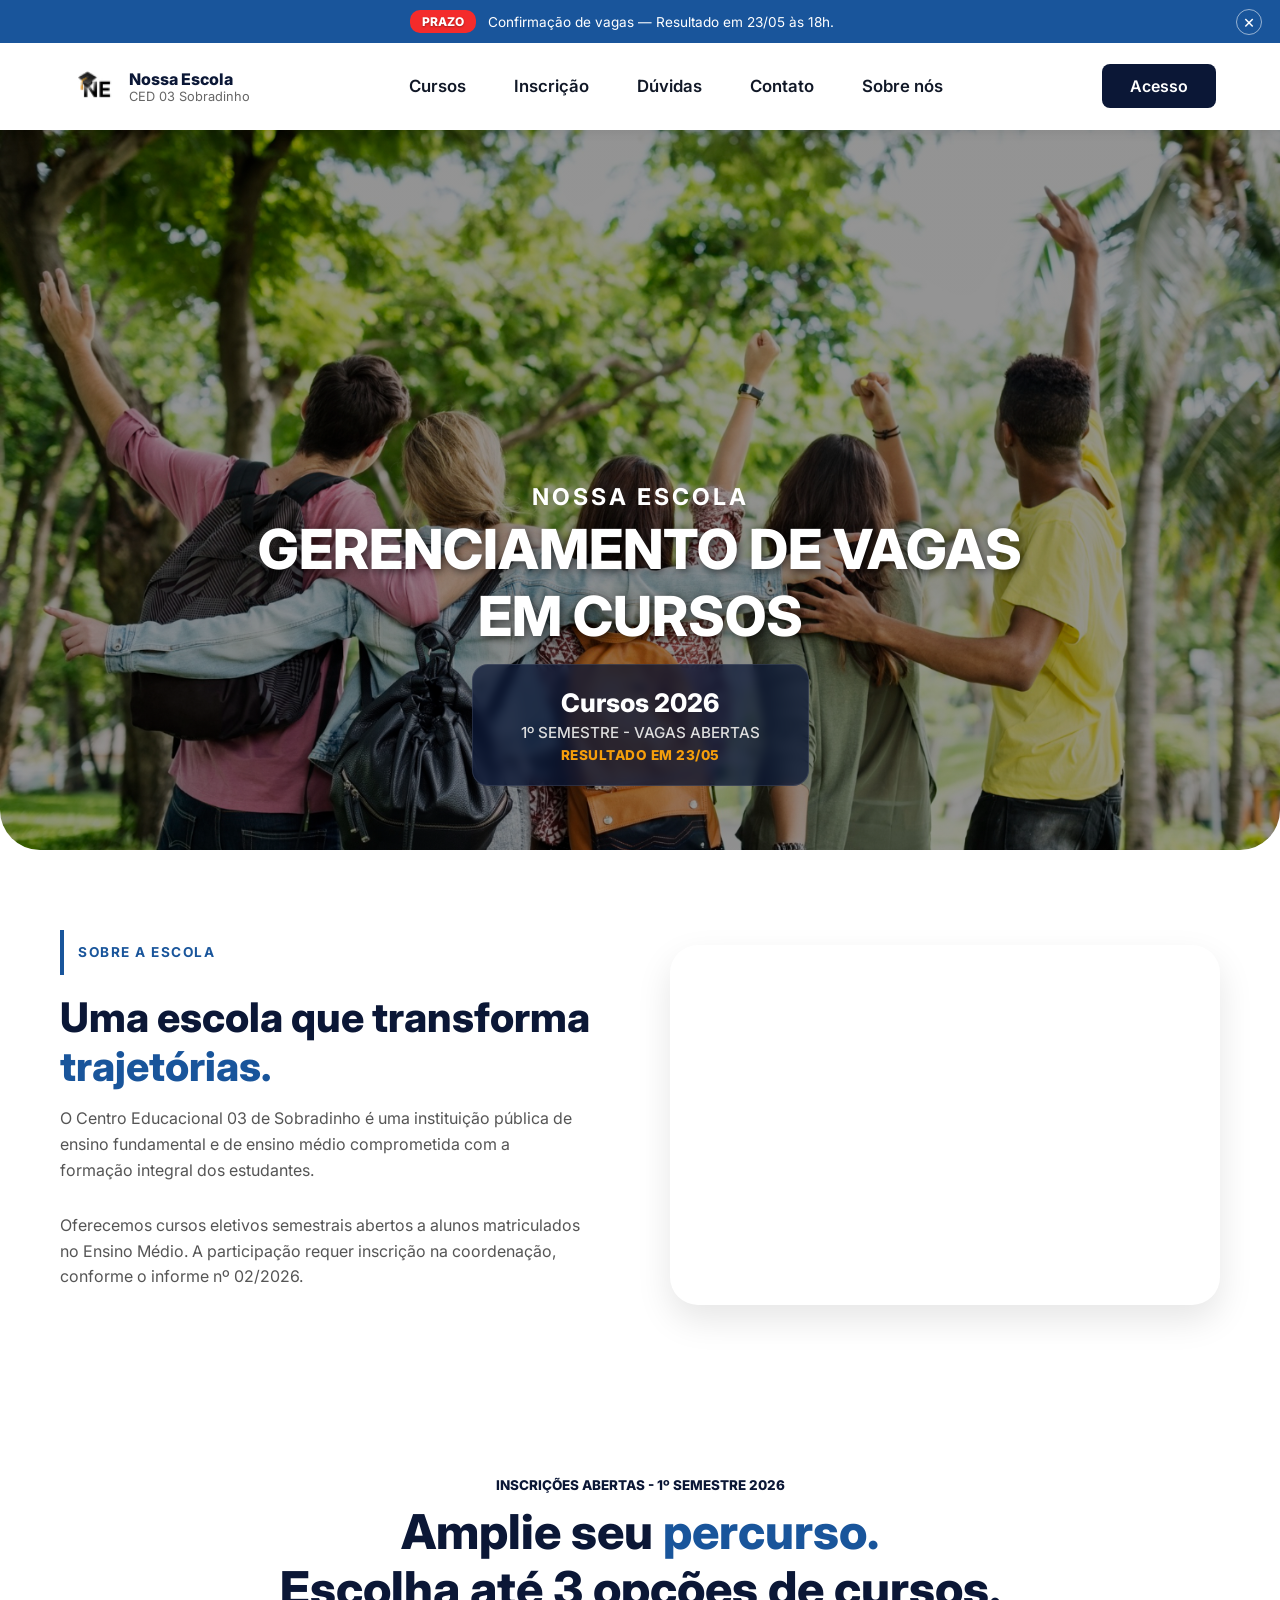
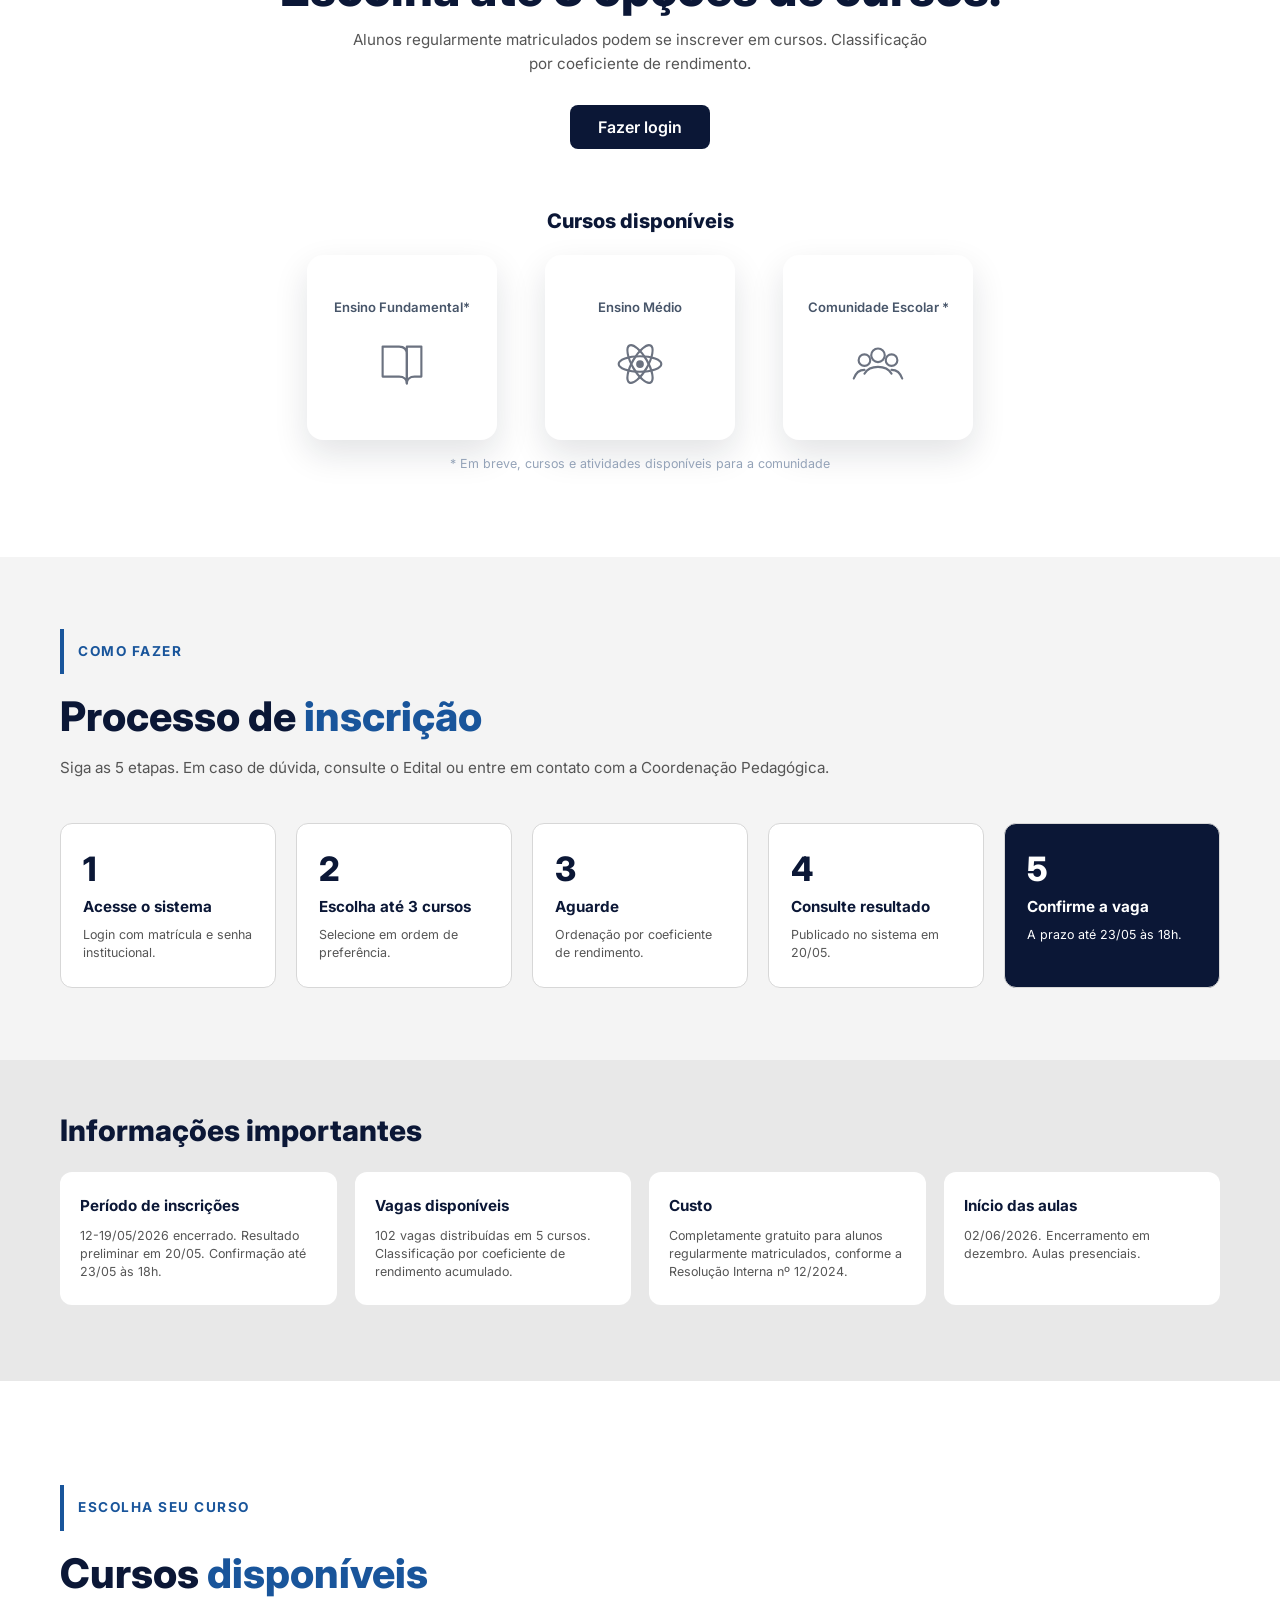
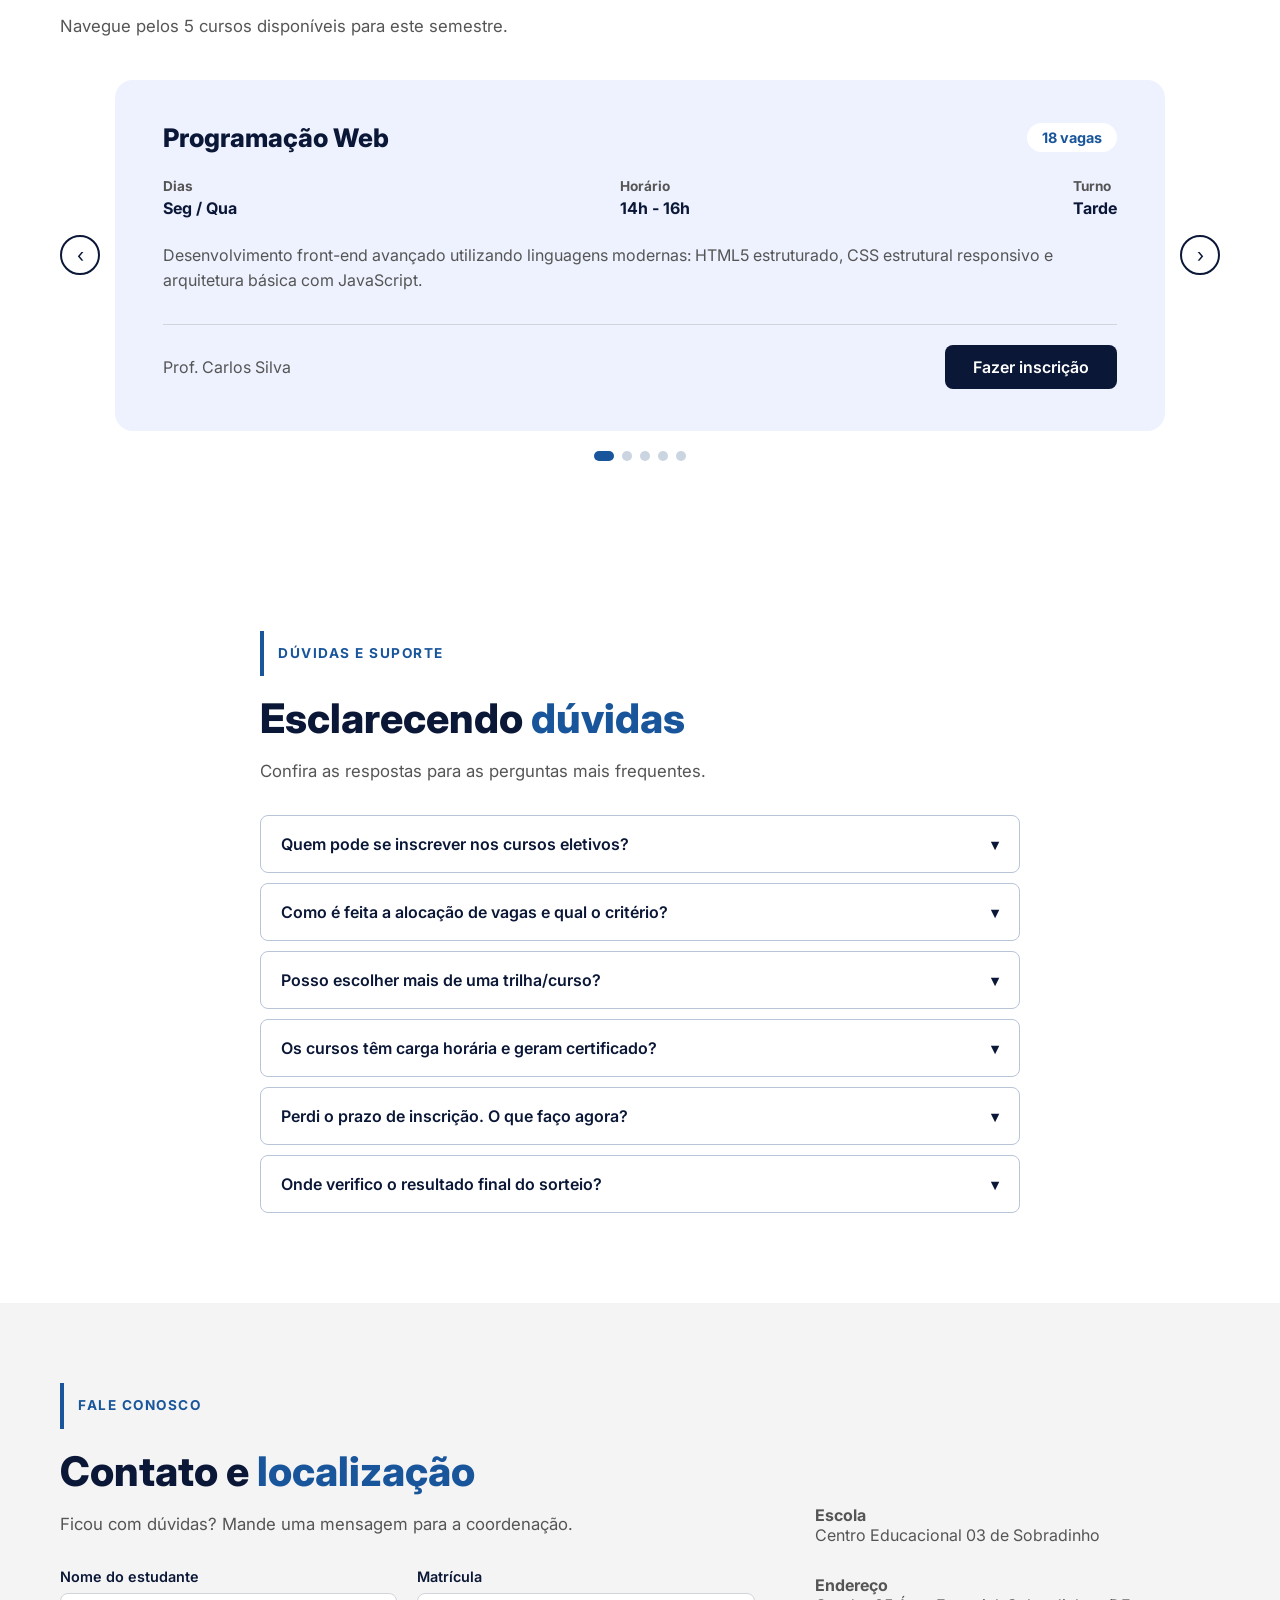
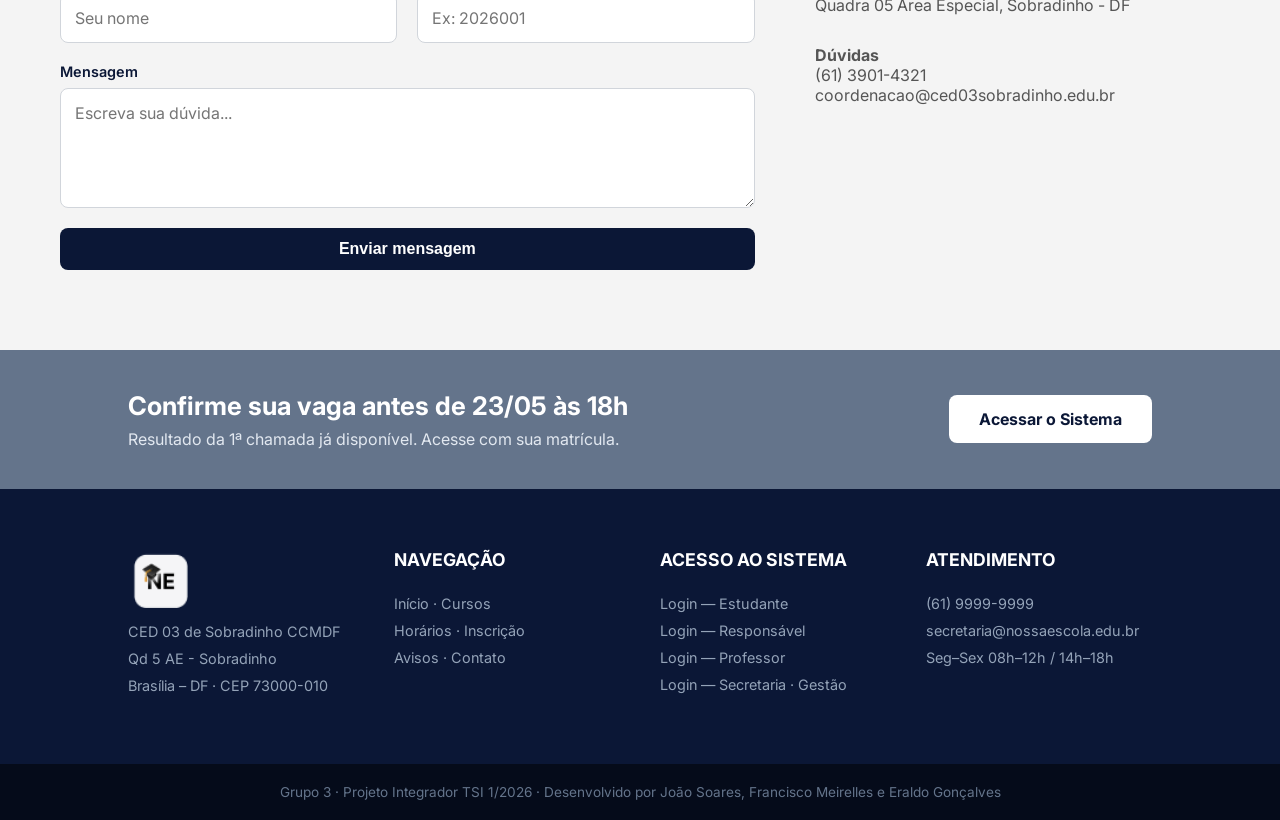
<file: index.html>
<!DOCTYPE html>
<html lang="pt-br">
<head>
    <meta charset="UTF-8">
    <meta name="viewport" content="width=device-width, initial-scale=1.0">
    <meta name="author" content="PI 2026 IFB - GRUPO 03">
    <meta name="description" content="Sistema de gerenciamento de vagas e cursos para educação básica">
    <title>Nossa Escola</title>
    <link rel="stylesheet" href="css/style.css">
</head>

<body>
    <input type="checkbox" id="fechar-aviso" class="aviso-check">
    <div id="aviso-topo">
        <span class="etiqueta-prazo">PRAZO</span>
        <span>Confirmação de vagas — Resultado em 23/05 às 18h.</span>
        <label for="fechar-aviso" class="aviso-fechar" aria-label="Fechar aviso">×</label>
    </div>

    <header>
        <nav class="navegacao-principal">
            <input type="checkbox" id="check-menu" class="menu-check">
            <div class="marca">
                <img src="img/logo.png" alt="Logo CED 03" class="marca-imagem">
                <div class="marca-texto">
                    <h1>Nossa Escola</h1>
                    <span>CED 03 Sobradinho</span>
                </div>
            </div>
            <div id="menu-principal" class="menu">
                <a href="#cursos">Cursos</a>
                <a href="#inscricao">Inscrição</a>
                <a href="#duvidas">Dúvidas</a>
                <a href="#contato">Contato</a>
                <a href="#sobre">Sobre nós</a>
                <a href="login.html" class="botao botao-primario botao-acesso-mobile">Acesso</a>
            </div>
            <div class="acoes-menu">
                <a href="login.html" class="botao botao-primario botao-acesso">Acesso</a>
                <label for="check-menu" id="botao-menu" aria-label="Abrir menu"><span></span></label>
            </div>
        </nav>
    </header>

    <section id="hero">
        <div class="container centralizado">
            <p class="hero-subtitulo">NOSSA ESCOLA</p>
            <h2 class="hero-titulo">GERENCIAMENTO DE VAGAS<br>EM CURSOS</h2>
            <div class="hero-card">
                <h3>Cursos 2026</h3>
                <p>1º SEMESTRE - VAGAS ABERTAS</p>
                <span class="hero-destaque">RESULTADO EM 23/05</span>
            </div>
        </div>
    </section>

    <main id="sobre" class="secao-padrao">
        <div class="container sobre-container">
            <div class="sobre-texto">
                <span class="etiqueta-azul">SOBRE A ESCOLA</span>
                <h2 class="titulo-secao">Uma escola que transforma <span class="titulo-azul">trajetórias.</span></h2>
                <p class="subtexto-secao">
                    O Centro Educacional 03 de Sobradinho é uma instituição pública de ensino fundamental
                    e de ensino médio comprometida com a formação integral dos estudantes.
                </p>
                <p class="subtexto-secao">
                    Oferecemos cursos eletivos semestrais abertos a alunos matriculados no Ensino Médio.
                    A participação requer inscrição na coordenação, conforme o informe nº 02/2026.
                </p>
            </div>
            <div class="sobre-carrossel">
                <div class="carrossel-container">
                    <img src="img/main-1.jpg" alt="Foto 1" class="carrossel-foto">
                    <img src="img/main-2.jpg" alt="Foto 2" class="carrossel-foto">
                    <img src="img/main-3.jpg" alt="Foto 3" class="carrossel-foto">
                    <img src="img/main-4.jpg" alt="Foto 4" class="carrossel-foto">
                </div>
            </div>
        </div>
    </main>

    <section id="inscricao" class="secao-padrao bloco-inscricao">
        <div class="container centralizado">
            <span class="etiqueta-centro">INSCRIÇÕES ABERTAS - 1º SEMESTRE 2026</span>
            <h2 class="titulo-secao">Amplie seu <span class="titulo-azul">percurso.</span><br>Escolha até 3 opções de cursos.</h2>
            <p class="subtexto-secao texto-inscricao">Alunos regularmente matriculados podem se inscrever em cursos. Classificação por coeficiente de rendimento.</p>

            <a href="login.html" class="botao botao-primario botao-chamada">Fazer login</a>

            <h3 class="titulo-menor">Cursos disponíveis</h3>

            <div class="mini-cursos">
                <article class="mini-card">
                    <span>Ensino Fundamental*</span>
                    <img src="img/icon-livro-dark.svg" alt="">
                </article>
                <article class="mini-card">
                    <span>Ensino Médio</span>
                    <img src="img/icon-atomo-dark.svg" alt="">
                </article>
                <article class="mini-card">
                    <span>Comunidade Escolar *</span>
                    <img src="img/icon-grupo-dark.svg" alt="">
                </article>
            </div>

            <p class="nota-mini">* Em breve, cursos e atividades disponíveis para a comunidade</p>
        </div>
    </section>

    <section class="secao-padrao bloco-processo">
        <div class="container">
            <span class="etiqueta-azul">COMO FAZER</span>
            <h2 class="titulo-secao">Processo de <span class="titulo-azul">inscrição</span></h2>
            <p class="subtexto-secao texto-processo">Siga as 5 etapas. Em caso de dúvida, consulte o Edital ou entre em contato com a Coordenação Pedagógica.</p>

            <div class="grade-cards cards-esquerda">
                <div class="card-padrao">
                    <div class="numero-passo">1</div>
                    <h4>Acesse o sistema</h4>
                    <p>Login com matrícula e senha institucional.</p>
                </div>
                <div class="card-padrao">
                    <div class="numero-passo">2</div>
                    <h4>Escolha até 3 cursos</h4>
                    <p>Selecione em ordem de preferência.</p>
                </div>
                <div class="card-padrao">
                    <div class="numero-passo">3</div>
                    <h4>Aguarde</h4>
                    <p>Ordenação por coeficiente de rendimento.</p>
                </div>
                <div class="card-padrao">
                    <div class="numero-passo">4</div>
                    <h4>Consulte resultado</h4>
                    <p>Publicado no sistema em 20/05.</p>
                </div>
                <div class="card-padrao passo-destaque">
                    <div class="numero-passo">5</div>
                    <h4>Confirme a vaga</h4>
                    <p>A prazo até 23/05 às 18h.</p>
                </div>
            </div>
        </div>
    </section>

    <section class="info-importante">
        <div class="container">
            <h2 class="titulo-info">Informações importantes</h2>
            <div class="grade-info">
                <article class="card-info">
                    <h3>Período de inscrições</h3>
                    <p>12-19/05/2026 encerrado. Resultado preliminar em 20/05. Confirmação até 23/05 às 18h.</p>
                </article>
                <article class="card-info">
                    <h3>Vagas disponíveis</h3>
                    <p>102 vagas distribuídas em 5 cursos. Classificação por coeficiente de rendimento acumulado.</p>
                </article>
                <article class="card-info">
                    <h3>Custo</h3>
                    <p>Completamente gratuito para alunos regularmente matriculados, conforme a Resolução Interna nº 12/2024.</p>
                </article>
                <article class="card-info">
                    <h3>Início das aulas</h3>
                    <p>02/06/2026. Encerramento em dezembro. Aulas presenciais.</p>
                </article>
            </div>
        </div>
    </section>

    <section id="cursos" class="secao-padrao">
        <div class="container">
            <span class="etiqueta-azul">ESCOLHA SEU CURSO</span>
            <h2 class="titulo-secao">Cursos <span class="titulo-azul">disponíveis</span></h2>
            <p class="subtexto-secao">Navegue pelos 5 cursos disponíveis para este semestre.</p>

            

            <div class="carrossel-cursos">
                <input type="radio" name="slider" id="slide-1" checked>
                <input type="radio" name="slider" id="slide-2">
                <input type="radio" name="slider" id="slide-3">
                <input type="radio" name="slider" id="slide-4">
                <input type="radio" name="slider" id="slide-5">

                <div class="carrossel-cards">
                    <div class="carrossel-envoltorio">
                        <label for="slide-5" class="botao-seta" aria-label="Curso anterior">‹</label>
                        <div class="card-detalhe-curso">
                            <div class="topo-card-curso">
                                <h3>Programação Web</h3>
                                <span class="etiqueta-vagas">18 vagas</span>
                            </div>
                            <div class="grade-dados-curso">
                                <div class="item-dado"><span>Dias</span><strong>Seg / Qua</strong></div>
                                <div class="item-dado"><span>Horário</span><strong>14h - 16h</strong></div>
                                <div class="item-dado"><span>Turno</span><strong>Tarde</strong></div>
                            </div>
                            <p class="descricao-curso">Desenvolvimento front-end avançado utilizando linguagens modernas: HTML5 estruturado, CSS estrutural responsivo e arquitetura básica com JavaScript.</p>
                            <div class="rodape-card-curso">
                                <span>Prof. Carlos Silva</span>
                                <a href="login.html" class="botao botao-primario">Fazer inscrição</a>
                            </div>
                        </div>
                        <label for="slide-2" class="botao-seta" aria-label="Proximo curso">›</label>
                    </div>

                    <div class="carrossel-envoltorio">
                        <label for="slide-1" class="botao-seta" aria-label="Curso anterior">‹</label>
                        <div class="card-detalhe-curso">
                            <div class="topo-card-curso">
                                <h3>Matemática Avançada</h3>
                                <span class="etiqueta-vagas">25 vagas</span>
                            </div>
                            <div class="grade-dados-curso">
                                <div class="item-dado"><span>Dias</span><strong>Seg / Qua</strong></div>
                                <div class="item-dado"><span>Horário</span><strong>14h - 16h</strong></div>
                                <div class="item-dado"><span>Turno</span><strong>Tarde</strong></div>
                            </div>
                            <p class="descricao-curso">Curso de matemática para alunos do ensino médio com foco em preparação para vestibulares.</p>
                            <div class="rodape-card-curso">
                                <span>Prof. Carlos Silva</span>
                                <a href="login.html" class="botao botao-primario">Fazer inscrição</a>
                            </div>
                        </div>
                        <label for="slide-3" class="botao-seta" aria-label="Proximo curso">›</label>
                    </div>

                    <div class="carrossel-envoltorio">
                        <label for="slide-2" class="botao-seta" aria-label="Curso anterior">‹</label>
                        <div class="card-detalhe-curso">
                            <div class="topo-card-curso">
                                <h3>Português e Redação</h3>
                                <span class="etiqueta-vagas">25 vagas</span>
                            </div>
                            <div class="grade-dados-curso">
                                <div class="item-dado"><span>Dias</span><strong>Ter / Qui</strong></div>
                                <div class="item-dado"><span>Horário</span><strong>10h - 12h</strong></div>
                                <div class="item-dado"><span>Turno</span><strong>Manhã</strong></div>
                            </div>
                            <p class="descricao-curso">Aperfeiçoamento em língua portuguesa e técnicas de redação dissertativa.</p>
                            <div class="rodape-card-curso">
                                <span>Prof. Ana Santos</span>
                                <a href="login.html" class="botao botao-primario">Fazer inscrição</a>
                            </div>
                        </div>
                        <label for="slide-4" class="botao-seta" aria-label="Proximo curso">›</label>
                    </div>

                    <div class="carrossel-envoltorio">
                        <label for="slide-3" class="botao-seta" aria-label="Curso anterior">‹</label>
                        <div class="card-detalhe-curso">
                            <div class="topo-card-curso">
                                <h3>Química Experimental</h3>
                                <span class="etiqueta-vagas">20 vagas</span>
                            </div>
                            <div class="grade-dados-curso">
                                <div class="item-dado"><span>Dias</span><strong>Sex</strong></div>
                                <div class="item-dado"><span>Horário</span><strong>14h - 17h</strong></div>
                                <div class="item-dado"><span>Turno</span><strong>Tarde</strong></div>
                            </div>
                            <p class="descricao-curso">Curso prático de química com experimentos laboratoriais e atividades orientadas.</p>
                            <div class="rodape-card-curso">
                                <span>Prof. Roberto Lima</span>
                                <a href="login.html" class="botao botao-primario">Fazer inscrição</a>
                            </div>
                        </div>
                        <label for="slide-5" class="botao-seta" aria-label="Proximo curso">›</label>
                    </div>

                    <div class="carrossel-envoltorio">
                        <label for="slide-4" class="botao-seta" aria-label="Curso anterior">‹</label>
                        <div class="card-detalhe-curso">
                            <div class="topo-card-curso">
                                <h3>História do Brasil</h3>
                                <span class="etiqueta-vagas">30 vagas</span>
                            </div>
                            <div class="grade-dados-curso">
                                <div class="item-dado"><span>Dias</span><strong>Seg / Qua</strong></div>
                                <div class="item-dado"><span>Horário</span><strong>10h - 12h</strong></div>
                                <div class="item-dado"><span>Turno</span><strong>Manhã</strong></div>
                            </div>
                            <p class="descricao-curso">Estudo aprofundado da história brasileira do período colonial à atualidade.</p>
                            <div class="rodape-card-curso">
                                <span>Prof. Mariana Costa</span>
                                <a href="login.html" class="botao botao-primario">Fazer inscrição</a>
                            </div>
                        </div>
                        <label for="slide-1" class="botao-seta" aria-label="Proximo curso">›</label>
                    </div>
                </div>

                <div class="pontos-carrossel">
                    <label for="slide-1" class="ponto"></label>
                    <label for="slide-2" class="ponto"></label>
                    <label for="slide-3" class="ponto"></label>
                    <label for="slide-4" class="ponto"></label>
                    <label for="slide-5" class="ponto"></label>
                </div>
            </div>
        </div>
    </section>

    <section id="duvidas" class="secao-padrao fundo-branco">
        <div class="container-pequeno">
            <span class="etiqueta-azul">DÚVIDAS E SUPORTE</span>
            <h2 class="titulo-secao">Esclarecendo <span class="titulo-azul">dúvidas</span></h2>
            <p class="subtexto-secao">Confira as respostas para as perguntas mais frequentes.</p>

            <div class="sanfona-container">
                <details class="sanfona-item">
                    <summary class="sanfona-pergunta">Quem pode se inscrever nos cursos eletivos?</summary>
                    <p class="sanfona-resposta">Apenas alunos regularmente matriculados no Ensino Médio da nossa escola. Estudantes do Ensino Fundamental ou de outras instituições não são elegíveis nesta fase do edital.</p>
                </details>
                <details class="sanfona-item">
                    <summary class="sanfona-pergunta">Como é feita a alocação de vagas e qual o critério?</summary>
                    <p class="sanfona-resposta">A alocação prioriza a ordem de interesse e o rendimento escolar. Caso o número de inscritos supere as vagas de uma turma, o desempate será realizado através de um sorteio eletrônico auditável e transparente.</p>
                </details>
                <details class="sanfona-item">
                    <summary class="sanfona-pergunta">Posso escolher mais de uma trilha/curso?</summary>
                    <p class="sanfona-resposta">Sim. O sistema permite que você selecione até 3 opções distintas, classificando-as em 1ª, 2ª e 3ª opção. Isso aumenta significativamente suas chances de alocação caso sua primeira escolha atinja a capacidade máxima.</p>
                </details>
                <details class="sanfona-item">
                    <summary class="sanfona-pergunta">Os cursos têm carga horária e geram certificado?</summary>
                    <p class="sanfona-resposta">Sim, todos os cursos ofertados possuem carga horária registrada. O certificado será emitido ao final do semestre e anexado ao histórico escolar, exigindo frequência mínima de 75% e nota média superior a 5,0.</p>
                </details>
                <details class="sanfona-item">
                    <summary class="sanfona-pergunta">Perdi o prazo de inscrição. O que faço agora?</summary>
                    <p class="sanfona-resposta">As inscrições fora do prazo estipulado no Edital nº 02/2026 só poderão ser realizadas diretamente na Secretaria da escola, mediante abertura de requerimento e análise da existência de vagas residuais.</p>
                </details>
                <details class="sanfona-item">
                    <summary class="sanfona-pergunta">Onde verifico o resultado final do sorteio?</summary>
                    <p class="sanfona-resposta">O resultado oficial será publicado neste mesmo portal no dia 23/05 às 18h. Você poderá realizar o login no sistema com sua matrícula para verificar em qual curso foi alocado.</p>
                </details>
            </div>
        </div>
    </section>

    <section id="contato" class="secao-padrao">
        <div class="container layout-contato">
            <div class="area-formulario">
                <span class="etiqueta-azul">FALE CONOSCO</span>
                <h2 class="titulo-secao">Contato e <span class="titulo-azul">localização</span></h2>
                <p class="subtexto-secao">Ficou com dúvidas? Mande uma mensagem para a coordenação.</p>

                <form class="formulario-contato">
                    <div class="linha-formulario">
                        <div class="grupo-campo"><label>Nome do estudante</label><input type="text" placeholder="Seu nome"></div>
                        <div class="grupo-campo"><label>Matrícula</label><input type="text" placeholder="Ex: 2026001"></div>
                    </div>
                    <div class="grupo-campo"><label>Mensagem</label><textarea placeholder="Escreva sua dúvida..."></textarea></div>
                    <button type="button" class="botao botao-primario botao-enviar">Enviar mensagem</button>
                </form>
            </div>

            <div class="area-informacoes">
                <div class="info-bloco"><h4>Escola</h4><p>Centro Educacional 03 de Sobradinho</p></div>
                <div class="info-bloco"><h4>Endereço</h4><p>Quadra 05 Área Especial, Sobradinho - DF</p></div>
                <div class="info-bloco"><h4>Dúvidas</h4><p>(61) 3901-4321<br>coordenacao@ced03sobradinho.edu.br</p></div>
            </div>
        </div>
    </section>

    <footer>
        <div class="pre-rodape">
            <p class="pre-rodape-titulo">Confirme sua vaga antes de 23/05 às 18h</p>
            <a class="botao-sistema" href="login.html">Acessar o Sistema</a>
            <p class="pre-rodape-subtitulo">Resultado da 1ª chamada já disponível. Acesse com sua matrícula.</p>
        </div>

        <div class="grade-rodape">
            <div class="coluna-rodape">
                <a href="#" class="link-rodape">
                    <img src="img/logo.png" alt="Logo CED 03">
                    <p>CED 03 de Sobradinho CCMDF</p>
                    <p>Qd 5 AE - Sobradinho</p>
                    <p>Brasília – DF · CEP 73000-010</p>
                </a>
            </div>
            <div class="coluna-rodape">
                <h3>NAVEGAÇÃO</h3><br>
                <p>Início · Cursos</p>
                <p>Horários · Inscrição</p>
                <p>Avisos · Contato</p>
            </div>
            <div class="coluna-rodape">
                <h3>ACESSO AO SISTEMA</h3><br>
                <p>Login — Estudante</p>
                <p>Login — Responsável</p>
                <p>Login — Professor</p>
                <p>Login — Secretaria · Gestão</p>
            </div>
            <div class="coluna-rodape">
                <h3>ATENDIMENTO</h3><br>
                <p>(61) 9999-9999</p>
                <p>secretaria@nossaescola.edu.br</p>
                <p>Seg–Sex 08h–12h / 14h–18h</p>
            </div>
        </div>

        <div class="pos-rodape">
            <p>Grupo 3 · Projeto Integrador TSI 1/2026 · Desenvolvido por João Soares, Francisco Meirelles e Eraldo Gonçalves</p>
        </div>
    </footer>
    <script>
        const observadorAnimacao = new IntersectionObserver((entradas) => {
            entradas.forEach((entrada) => {
                if (entrada.isIntersecting) {
                    entrada.target.classList.add('apareceu');
                    observadorAnimacao.unobserve(entrada.target);
                }
            });
        }, { threshold: 0.35 });

        document.querySelectorAll('.etiqueta-azul, .etiqueta-centro, .titulo-secao, .titulo-info').forEach((titulo) => {
            titulo.classList.add('revelar-scroll');
            observadorAnimacao.observe(titulo);
        });
    </script>
</body>
</html>
</file>
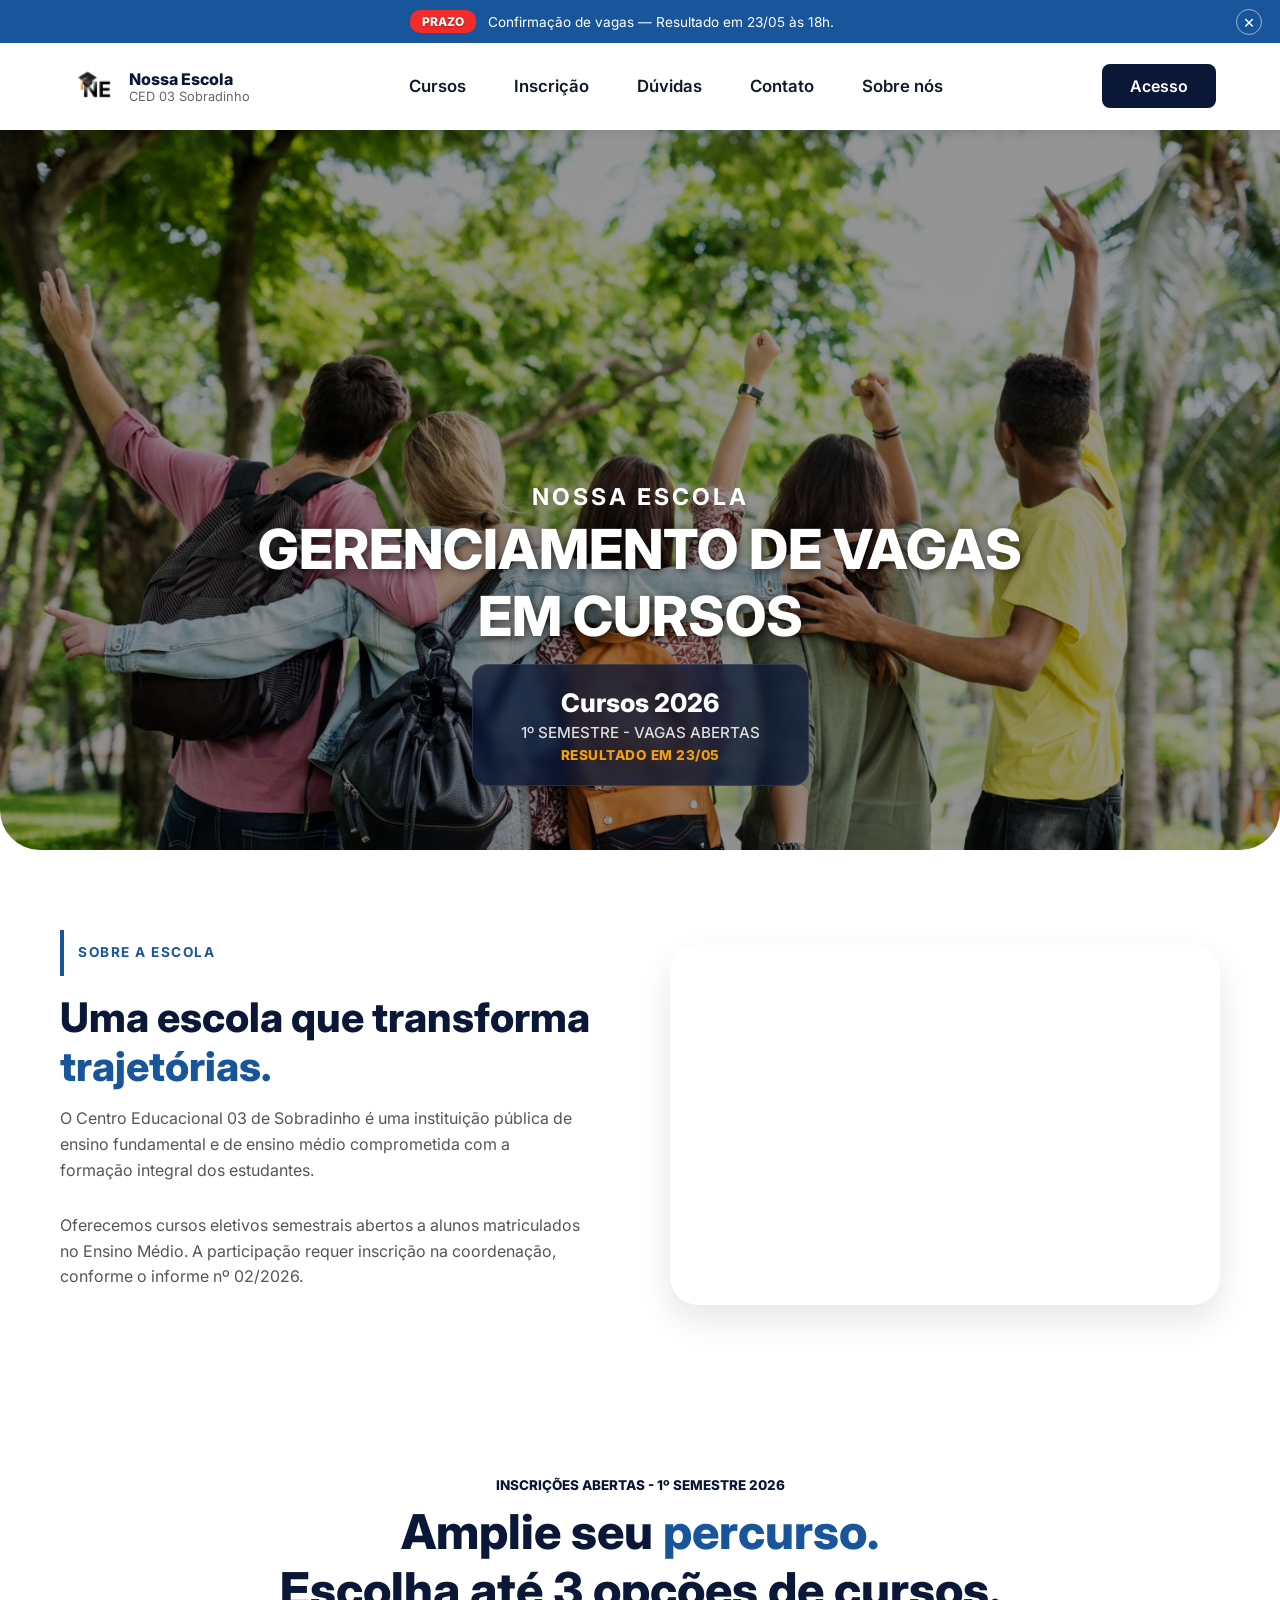
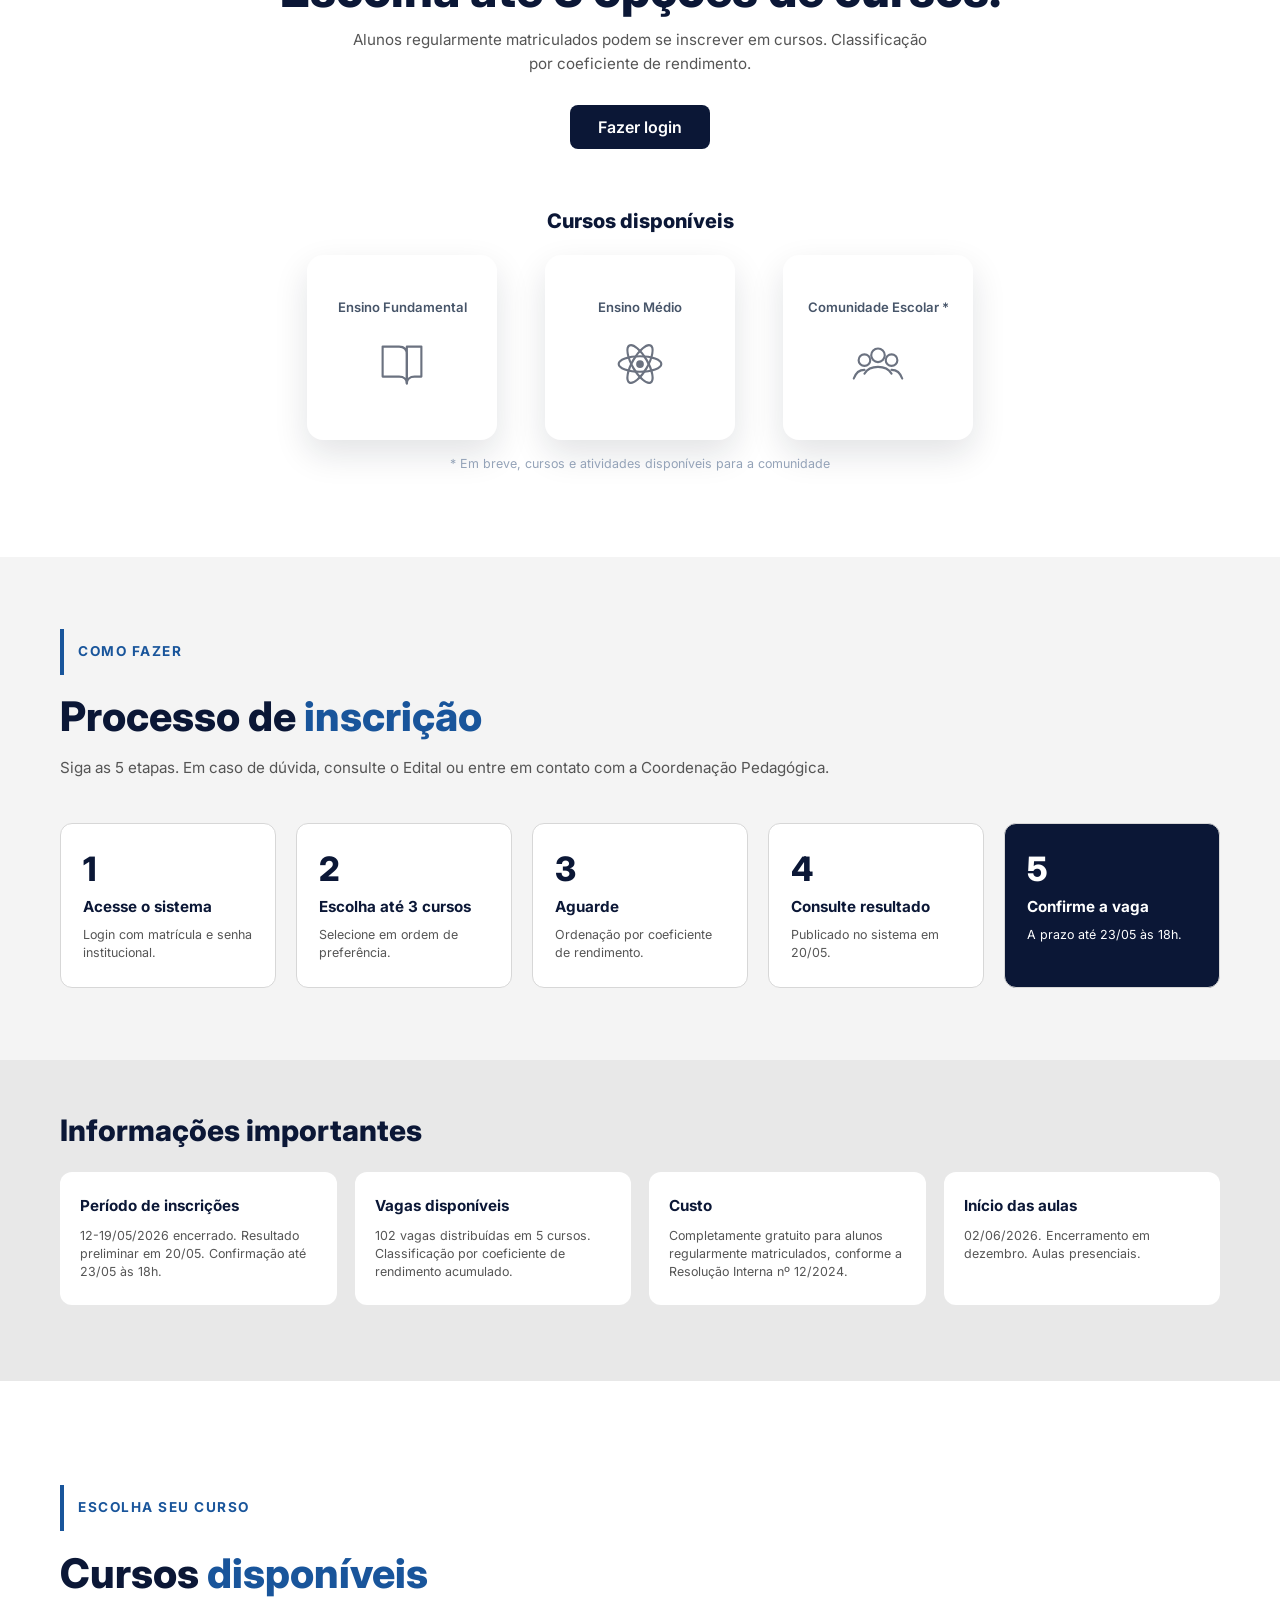
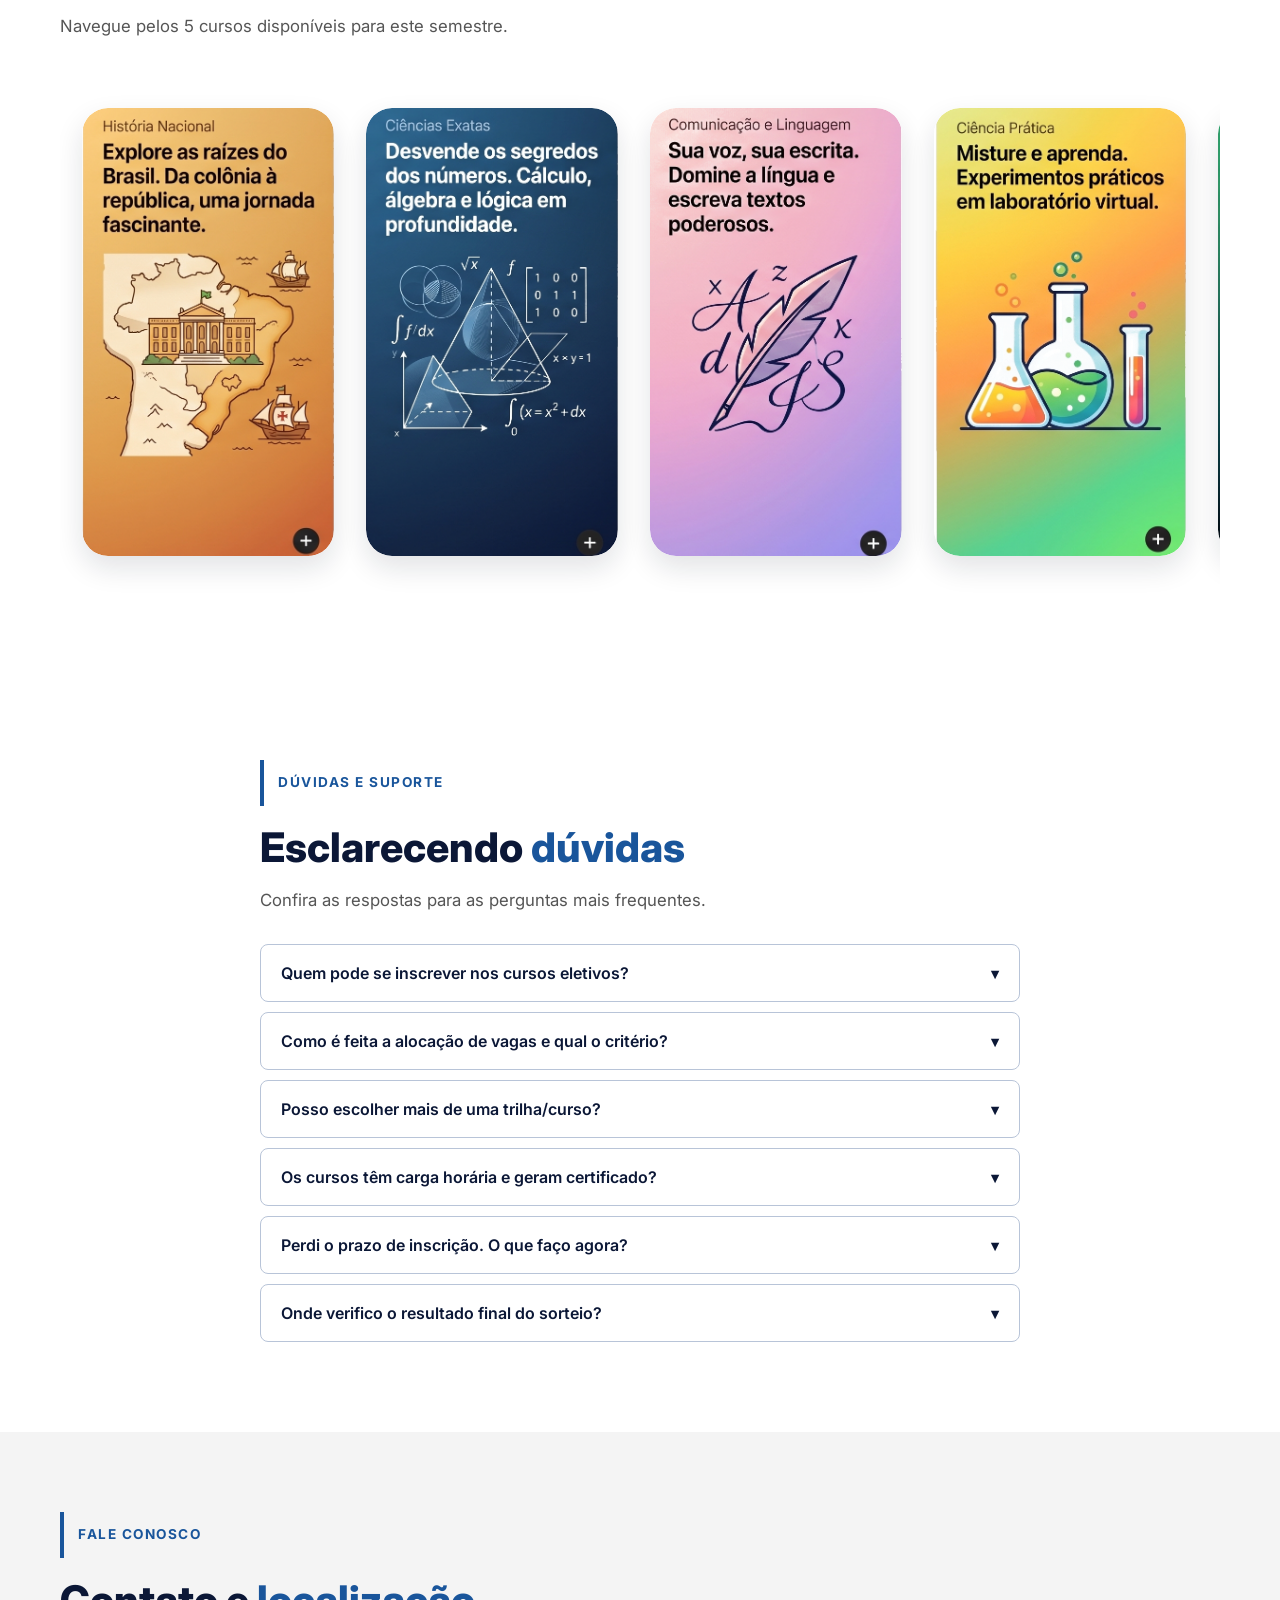
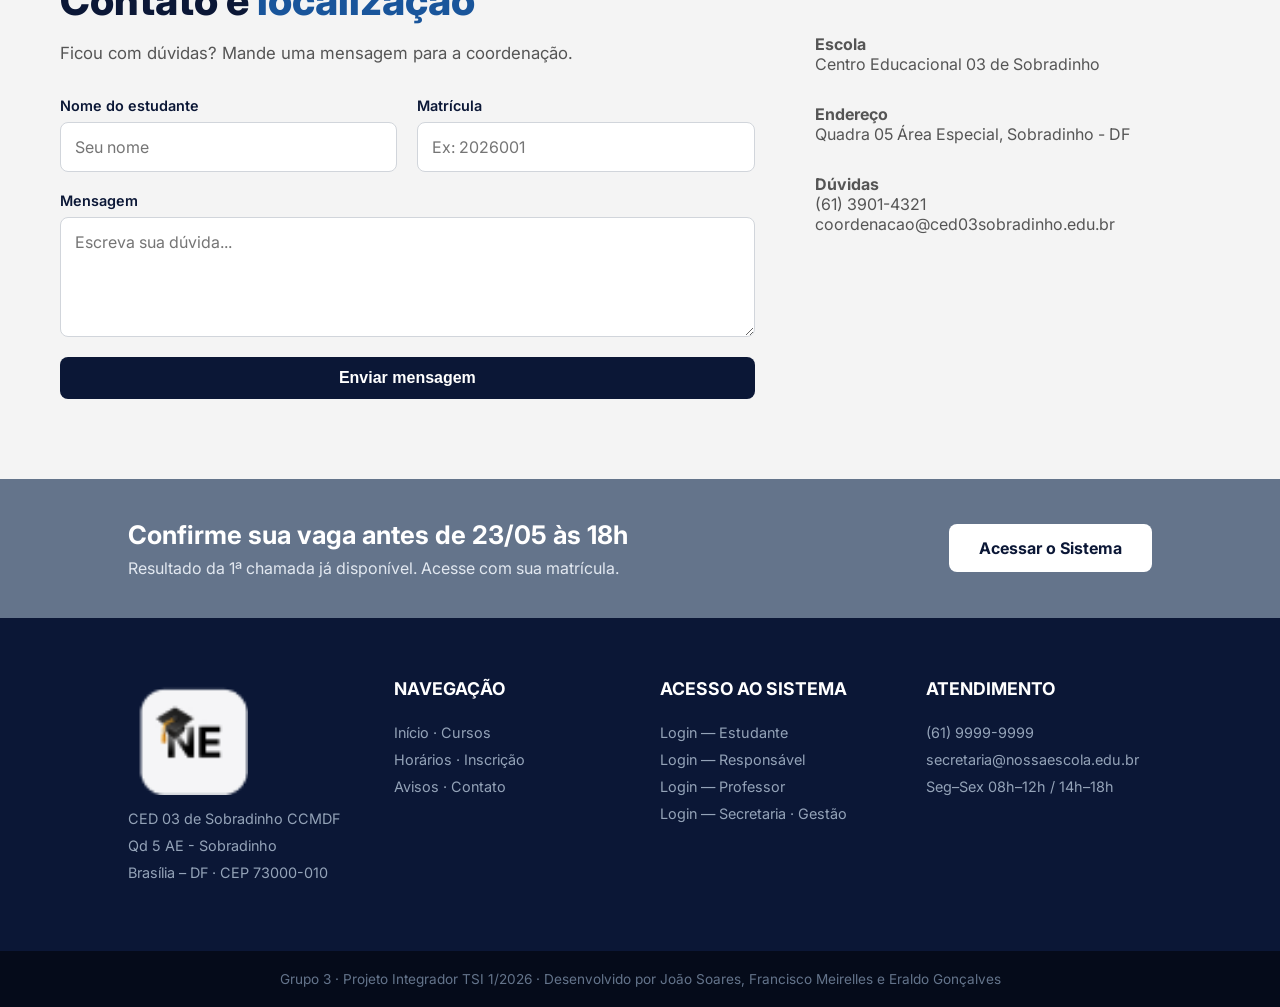
<file: front-end/index.html>
<!DOCTYPE html>
<html lang="pt-br">
<head>
    <meta charset="UTF-8">
    <meta name="viewport" content="width=device-width, initial-scale=1.0">
    <meta name="author" content="PI 2026 IFB - GRUPO 03">
    <meta name="description"  content="Sistema de gerenciamento de vagas e cursos para educação básica">
    <title>Nossa Escola</title>
    <link rel="stylesheet" href="css/style.css">
    
</head>

<body>
    <input type="checkbox" id="fechar-alerta" class="alerta-check">
    <div id="alerta-topo">
        <span class="aviso-prazo">PRAZO</span>
        <span class="texto-alerta">Confirmação de vagas — Resultado em 23/05 às 18h.</span>
        <label for="fechar-alerta" class="alerta-fechar" aria-label="Fechar aviso">×</label>
    </div>

    <header>
        <nav class="nav-principal">
            <input type="checkbox" id="check-menu" class="menu-check">
            <div class="logo">
                <img src="img/logo.png" alt="Logo CED 03" class="logo-img">
                <div class="logo-texto">
                    <h1>Nossa Escola</h1>
                    <span>CED 03 Sobradinho</span>
                </div>
            </div>
            <div id="menu-principal" class="menu">
                <a href="#cursos">Cursos</a>
                <a href="#inscricao">Inscrição</a>
                <a href="#duvidas">Dúvidas</a>
                <a href="#contato">Contato</a>
                <a href="#sobre">Sobre nós</a>
                <a href="login.html" class="btn btn-primario btn-acesso-mobile">Acesso</a>
            </div>
            <div class="acoes-menu">
                <a href="login.html" class="btn btn-primario btn-acesso">Acesso</a>
                <label for="check-menu" id="botao-menu" aria-label="Abrir menu"><span></span></label>
            </div>
        </nav>
    </header>

    <section id="hero">
        <div class="container text-center">
            <p class="hero-subtitulo">NOSSA ESCOLA</p>
            <h2 class="hero-titulo">GERENCIAMENTO DE VAGAS<br>EM CURSOS</h2>
            <div class="hero-card">
                <h3>Cursos 2026</h3>
                <p>1º SEMESTRE - VAGAS ABERTAS</p>
                <span class="hero-card-destaque">RESULTADO EM 23/05</span>
            </div>
        </div>
    </section>

    <main id="sobre" class="secao-padrao">
        <div class="container sobre-container">
            <div class="sobre-texto">
                <span class="tagline-azul">SOBRE A ESCOLA</span>
                <h2 class="titulo-secao">Uma escola que transforma <span class="azul-titulo">trajetórias.</span></h2>
                <p class="subtexto-secao">
                    O Centro Educacional 03 de Sobradinho é uma instituição pública de ensino fundamental 
                    e de ensino médio comprometida com a formação integral dos estudantes.
                </p>
                <p class="subtexto-secao">
                    Oferecemos cursos eletivos semestrais abertos a alunos matriculados no Ensino Médio. 
                    A participação requer inscrição na coordenação, conforme o informe nº 02/2026.
                </p>
            </div>
            <div class="sobre-carrossel">
                <div class="carrossel-container">
                    <img src="img/main-1.jpg" alt="Foto 1" class="carrossel-foto ativo">
                    <img src="img/main-2.jpg" alt="Foto 2" class="carrossel-foto">
                    <img src="img/main-3.jpg" alt="Foto 3" class="carrossel-foto">
                    <img src="img/main-4.jpg" alt="Foto 4" class="carrossel-foto">
                </div>
            </div>
        </div>
    </main>

   <section id="inscricao" class="secao-padrao inscricao-bloco">
        <div class="container text-center">
            
            <span class="tagline-centro">INSCRIÇÕES ABERTAS - 1º SEMESTRE 2026</span>
            <h2 class="titulo-secao">Amplie seu <span class="azul-titulo">percurso.</span><br>Escolha até 3 opções de cursos.</h2>
            <p class="subtexto-secao inscricao-texto">Alunos regularmente matriculados podem se inscrever em cursos. Classificação por coeficiente de rendimento.</p>
            
            <a href="login.html" class="btn btn-primario btn-chamada">Fazer login</a>

            <h3 class="titulo-menor">Cursos disponíveis</h3>

            <div class="mini-cursos">
                <article class="mini-card">
                    <span>Ensino Fundamental</span>
                    <img src="img/icon-livro-dark.svg" alt="">
                </article>
                <article class="mini-card">
                    <span>Ensino Médio</span>
                    <img src="img/icon-atomo-dark.svg" alt="">
                </article>
                <article class="mini-card">
                    <span>Comunidade Escolar *</span>
                    <img src="img/icon-grupo-dark.svg" alt="">
                </article>
            </div>

            <p class="nota-mini">* Em breve, cursos e atividades disponíveis para a comunidade</p>
        </div>
    </section>

    <section class="secao-padrao processo-bloco">
        <div class="container">
            <span class="tagline-azul">COMO FAZER</span>
            <h2 class="titulo-secao">Processo de <span class="azul-titulo">inscrição</span></h2>
            <p class="subtexto-secao processo-texto">Siga as 5 etapas. Em caso de dúvida, consulte o Edital ou entre em contato com a Coordenação Pedagógica.</p>

            <div class="grid-cards cards-esquerda">
                <div class="card-padrao">
                    <div class="numero-passo">1</div>
                    <h4>Acesse o sistema</h4>
                    <p>Login com matrícula e senha institucional.</p>
                </div>
                
                <div class="card-padrao">
                    <div class="numero-passo">2</div>
                    <h4>Escolha até 3 cursos</h4>
                    <p>Selecione em ordem de preferência.</p>
                </div>
                
                <div class="card-padrao">
                    <div class="numero-passo">3</div>
                    <h4>Aguarde</h4>
                    <p>Ordenação por coeficiente de rendimento.</p>
                </div>
                
                <div class="card-padrao">
                    <div class="numero-passo">4</div>
                    <h4>Consulte resultado</h4>
                    <p>Publicado no sistema em 20/05.</p>
                </div>
                
                <div class="card-padrao passo-destaque">
                    <div class="numero-passo">5</div>
                    <h4>Confirme a vaga</h4>
                    <p>A prazo até 23/05 às 18h.</p>
                </div>
            </div>
        </div>
    </section>

    <section class="info-importante">
        <div class="container">
            <h2 class="titulo-info">Informações importantes</h2>
            <div class="info-grid">
                <article class="info-card">
                    <h3>Período de inscrições</h3>
                    <p>12-19/05/2026 encerrado. Resultado preliminar em 20/05. Confirmação até 23/05 às 18h.</p>
                </article>
                <article class="info-card">
                    <h3>Vagas disponíveis</h3>
                    <p>102 vagas distribuídas em 5 cursos. Classificação por coeficiente de rendimento acumulado.</p>
                </article>
                <article class="info-card">
                    <h3>Custo</h3>
                    <p>Completamente gratuito para alunos regularmente matriculados, conforme a Resolução Interna nº 12/2024.</p>
                </article>
                <article class="info-card">
                    <h3>Início das aulas</h3>
                    <p>02/06/2026. Encerramento em dezembro. Aulas presenciais.</p>
                </article>
            </div>
        </div>
    </section>

    <section id="cursos" class="secao-padrao">
        <div class="container">
            <span class="tagline-azul">ESCOLHA SEU CURSO</span>
            <h2 class="titulo-secao">Cursos <span class="azul-titulo">disponíveis</span></h2>
            <p class="subtexto-secao">Navegue pelos 5 cursos disponíveis para este semestre.</p>

            <div class="cursos-vitrine" aria-label="Cursos disponíveis">
                <a class="curso-vitrine-card" href="login.html" aria-label="Inscrever-se em História do Brasil">
                    <img src="img/curso1-m2.png" alt="Curso História do Brasil">
                </a>
                <a class="curso-vitrine-card" href="login.html" aria-label="Inscrever-se em Matemática Avançada">
                    <img src="img/curso2-m2.png" alt="Curso Matemática Avançada">
                </a>
                <a class="curso-vitrine-card" href="login.html" aria-label="Inscrever-se em Português e Redação">
                    <img src="img/curso3-m2.png" alt="Curso Português e Redação">
                </a>
                <a class="curso-vitrine-card" href="login.html" aria-label="Inscrever-se em Química Experimental">
                    <img src="img/curso4-m2.png" alt="Curso Química Experimental">
                </a>
                <a class="curso-vitrine-card" href="login.html" aria-label="Inscrever-se em Programação de Sistemas">
                    <img src="img/curso5-m2.png" alt="Curso Programação de Sistemas">
                </a>
            </div>

            <div class="css-carousel">
                <input type="radio" name="slider" id="slide-1" checked>
                <input type="radio" name="slider" id="slide-2">
                <input type="radio" name="slider" id="slide-3">
                <input type="radio" name="slider" id="slide-4">
                <input type="radio" name="slider" id="slide-5">

                <div class="carousel-cards">
                    
                    <div class="card-wrapper">
                        <label for="slide-5" class="btn-seta" aria-label="Curso anterior">‹</label>
                        <div class="card-detalhe-curso">
                            <div class="card-topo-curso">
                                <h3>Programação Web</h3>
                                <span class="vagas-badge">18 vagas</span>
                            </div>
                            <div class="card-grid-info">
                                <div class="info-item"><span>Dias</span><strong>Seg / Qua</strong></div>
                                <div class="info-item"><span>Horário</span><strong>14h - 16h</strong></div>
                                <div class="info-item"><span>Turno</span><strong>Tarde</strong></div>
                            </div>
                            <p class="card-descricao">Desenvolvimento front-end avançado utilizando linguagens modernas: HTML5 estruturado, CSS estrutural responsivo e arquitetura básica com JavaScript.</p>
                            <div class="card-rodape-curso">
                                <span class="prof-info">Prof. Carlos Silva</span>
                                <a href="login.html" class="btn btn-primario">Fazer inscrição</a>
                            </div>
                        </div>
                        <label for="slide-2" class="btn-seta" aria-label="Proximo curso">›</label>
                    </div>

                    <div class="card-wrapper">
                        <label for="slide-1" class="btn-seta" aria-label="Curso anterior">‹</label>
                        <div class="card-detalhe-curso">
                            <div class="card-topo-curso">
                                <h3>Matemática Avançada</h3>
                                <span class="vagas-badge">25 vagas</span>
                            </div>
                            <div class="card-grid-info">
                                <div class="info-item"><span>Dias</span><strong>Seg / Qua</strong></div>
                                <div class="info-item"><span>Horário</span><strong>14h - 16h</strong></div>
                                <div class="info-item"><span>Turno</span><strong>Tarde</strong></div>
                            </div>
                            <p class="card-descricao">Curso de matemática para alunos do ensino médio com foco em preparação para vestibulares.</p>
                            <div class="card-rodape-curso">
                                <span class="prof-info">Prof. Carlos Silva</span>
                                <a href="login.html" class="btn btn-primario">Fazer inscrição</a>
                            </div>
                        </div>
                        <label for="slide-3" class="btn-seta" aria-label="Proximo curso">›</label>
                    </div>

                    <div class="card-wrapper">
                        <label for="slide-2" class="btn-seta" aria-label="Curso anterior">‹</label>
                        <div class="card-detalhe-curso">
                            <div class="card-topo-curso">
                                <h3>Português e Redação</h3>
                                <span class="vagas-badge">25 vagas</span>
                            </div>
                            <div class="card-grid-info">
                                <div class="info-item"><span>Dias</span><strong>Ter / Qui</strong></div>
                                <div class="info-item"><span>Horário</span><strong>10h - 12h</strong></div>
                                <div class="info-item"><span>Turno</span><strong>Manhã</strong></div>
                            </div>
                            <p class="card-descricao">Aperfeiçoamento em língua portuguesa e técnicas de redação dissertativa.</p>
                            <div class="card-rodape-curso">
                                <span class="prof-info">Prof. Ana Santos</span>
                                <a href="login.html" class="btn btn-primario">Fazer inscrição</a>
                            </div>
                        </div>
                        <label for="slide-4" class="btn-seta" aria-label="Proximo curso">›</label>
                    </div>

                    <div class="card-wrapper">
                        <label for="slide-3" class="btn-seta" aria-label="Curso anterior">‹</label>
                        <div class="card-detalhe-curso">
                            <div class="card-topo-curso">
                                <h3>Química Experimental</h3>
                                <span class="vagas-badge">20 vagas</span>
                            </div>
                            <div class="card-grid-info">
                                <div class="info-item"><span>Dias</span><strong>Sex</strong></div>
                                <div class="info-item"><span>Horário</span><strong>14h - 17h</strong></div>
                                <div class="info-item"><span>Turno</span><strong>Tarde</strong></div>
                            </div>
                            <p class="card-descricao">Curso prático de química com experimentos laboratoriais e atividades orientadas.</p>
                            <div class="card-rodape-curso">
                                <span class="prof-info">Prof. Roberto Lima</span>
                                <a href="login.html" class="btn btn-primario">Fazer inscrição</a>
                            </div>
                        </div>
                        <label for="slide-5" class="btn-seta" aria-label="Proximo curso">›</label>
                    </div>

                    <div class="card-wrapper">
                        <label for="slide-4" class="btn-seta" aria-label="Curso anterior">‹</label>
                        <div class="card-detalhe-curso">
                            <div class="card-topo-curso">
                                <h3>História do Brasil</h3>
                                <span class="vagas-badge">30 vagas</span>
                            </div>
                            <div class="card-grid-info">
                                <div class="info-item"><span>Dias</span><strong>Seg / Qua</strong></div>
                                <div class="info-item"><span>Horário</span><strong>10h - 12h</strong></div>
                                <div class="info-item"><span>Turno</span><strong>Manhã</strong></div>
                            </div>
                            <p class="card-descricao">Estudo aprofundado da história brasileira do período colonial à atualidade.</p>
                            <div class="card-rodape-curso">
                                <span class="prof-info">Prof. Mariana Costa</span>
                                <a href="login.html" class="btn btn-primario">Fazer inscrição</a>
                            </div>
                        </div>
                        <label for="slide-1" class="btn-seta" aria-label="Proximo curso">›</label>
                    </div>

                </div>
                
                <div class="cursos-dots">
                    <label for="slide-1" class="dot"></label>
                    <label for="slide-2" class="dot"></label>
                    <label for="slide-3" class="dot"></label>
                    <label for="slide-4" class="dot"></label>
                    <label for="slide-5" class="dot"></label>
                </div>
            </div>
        </div>
    </section>

    <section id="duvidas" class="secao-padrao bg-claro2">
        <div class="container-sm">
            <span class="tagline-azul">DÚVIDAS E SUPORTE</span>
            <h2 class="titulo-secao">Esclarecendo <span class="azul-titulo">dúvidas</span></h2>
            <p class="subtexto-secao">Confira as respostas para as perguntas mais frequentes.</p>

            <div class="sanfona-container">
                <details class="sanfona-item">
                    <summary class="sanfona-pergunta">Quem pode se inscrever nos cursos eletivos?</summary>
                    <p class="sanfona-resposta">Apenas alunos regularmente matriculados no Ensino Médio da nossa escola. Estudantes do Ensino Fundamental ou de outras instituições não são elegíveis nesta fase do edital.</p>
                </details>

                <details class="sanfona-item">
                    <summary class="sanfona-pergunta">Como é feita a alocação de vagas e qual o critério?</summary>
                    <p class="sanfona-resposta">A alocação prioriza a ordem de interesse e o rendimento escolar. Caso o número de inscritos supere as vagas de uma turma, o desempate será realizado através de um sorteio eletrônico auditável e transparente.</p>
                </details>

                <details class="sanfona-item">
                    <summary class="sanfona-pergunta">Posso escolher mais de uma trilha/curso?</summary>
                    <p class="sanfona-resposta">Sim. O sistema permite que você selecione até 3 opções distintas, classificando-as em 1ª, 2ª e 3ª opção. Isso aumenta significativamente suas chances de alocação caso sua primeira escolha atinja a capacidade máxima.</p>
                </details>

                <details class="sanfona-item">
                    <summary class="sanfona-pergunta">Os cursos têm carga horária e geram certificado?</summary>
                    <p class="sanfona-resposta">Sim, todos os cursos ofertados possuem carga horária registrada. O certificado será emitido ao final do semestre e anexado ao histórico escolar, exigindo frequência mínima de 75% e nota média superior a 5,0.</p>
                </details>

                <details class="sanfona-item">
                    <summary class="sanfona-pergunta">Perdi o prazo de inscrição. O que faço agora?</summary>
                    <p class="sanfona-resposta">As inscrições fora do prazo estipulado no Edital nº 02/2026 só poderão ser realizadas diretamente na Secretaria da escola, mediante abertura de requerimento e análise da existência de vagas residuais.</p>
                </details>

                <details class="sanfona-item">
                    <summary class="sanfona-pergunta">Onde verifico o resultado final do sorteio?</summary>
                    <p class="sanfona-resposta">O resultado oficial será publicado neste mesmo portal no dia 23/05 às 18h. Você poderá realizar o login no sistema com sua matrícula para verificar em qual curso foi alocado.</p>
                </details>
            </div>
        </div>
    </section>

    <section id="contato" class="secao-padrao">
        <div class="container contato-layout">
            <div class="contato-form-area">
                <span class="tagline-azul">FALE CONOSCO</span>
                <h2 class="titulo-secao">Contato e <span class="azul-titulo">localização</span></h2>
                <p class="subtexto-secao">Ficou com dúvidas? Mande uma mensagem para a coordenação.</p>

                <form class="form-contato">
                    <div class="form-linha">
                        <div class="form-grupo"><label>Nome do estudante</label><input type="text" placeholder="Seu nome"></div>
                        <div class="form-grupo"><label>Matrícula</label><input type="text" placeholder="Ex: 2026001"></div>
                    </div>
                    <div class="form-grupo"><label>Mensagem</label><textarea placeholder="Escreva sua dúvida..."></textarea></div>
                    <button type="button" class="btn btn-primario btn-enviar">Enviar mensagem</button>
                </form>
            </div>

            <div class="contato-info-area">
                <div class="info-bloco"><h4>Escola</h4><p>Centro Educacional 03 de Sobradinho</p></div>
                <div class="info-bloco"><h4>Endereço</h4><p>Quadra 05 Área Especial, Sobradinho - DF</p></div>
                <div class="info-bloco"><h4>Dúvidas</h4><p>(61) 3901-4321<br>coordenacao@ced03sobradinho.edu.br</p></div>
            </div>
        </div>
    </section>

  

     <footer>
        <div class="pre-rodape">
            <p class="p-confirme">Confirme sua vaga antes de 23/05 às 18h</p>
            <a class="btn-sistema" href="login.html">Acessar o Sistema</a>
            <p class="p-resultado">Resultado da 1ª chamada já disponível. Acesse com sua matrícula.</p>
        </div>

        <div class="container-grid">
            <div class="item">
                <a href="#" class="link-rodape">
                    <img src="img/logo.png" alt="Logo CED 03">
                    <p>CED 03 de Sobradinho CCMDF</p>
                    <p>Qd 5 AE - Sobradinho</p>
                    <p>Brasília – DF · CEP 73000-010</p>
                </a>
            </div>
            <div class="item">
                <h3>NAVEGAÇÃO</h3><br>
                <p>Início · Cursos</p> 
                <p>Horários · Inscrição</p>
                <p>Avisos · Contato</p>
            </div>
            <div class="item">
                <h3>ACESSO AO SISTEMA</h3><br>
                <p>Login — Estudante</p>
                <p>Login — Responsável</p>
                <p>Login — Professor</p>
                <p>Login — Secretaria · Gestão</p>
            </div>
            <div class="item">
                <h3>ATENDIMENTO</h3><br>
                <p>(61) 9999-9999</p>
                <p>secretaria@nossaescola.edu.br</p>
                <p>Seg–Sex 08h–12h / 14h–18h</p>
            </div>
        </div>

        <div class="pos-rodape">
            <p>Grupo 3 · Projeto Integrador TSI 1/2026 · Desenvolvido por João Soares, Francisco Meirelles e Eraldo Gonçalves</p>
        </div>
    </footer>

    
    
</body>

</html>
</file>
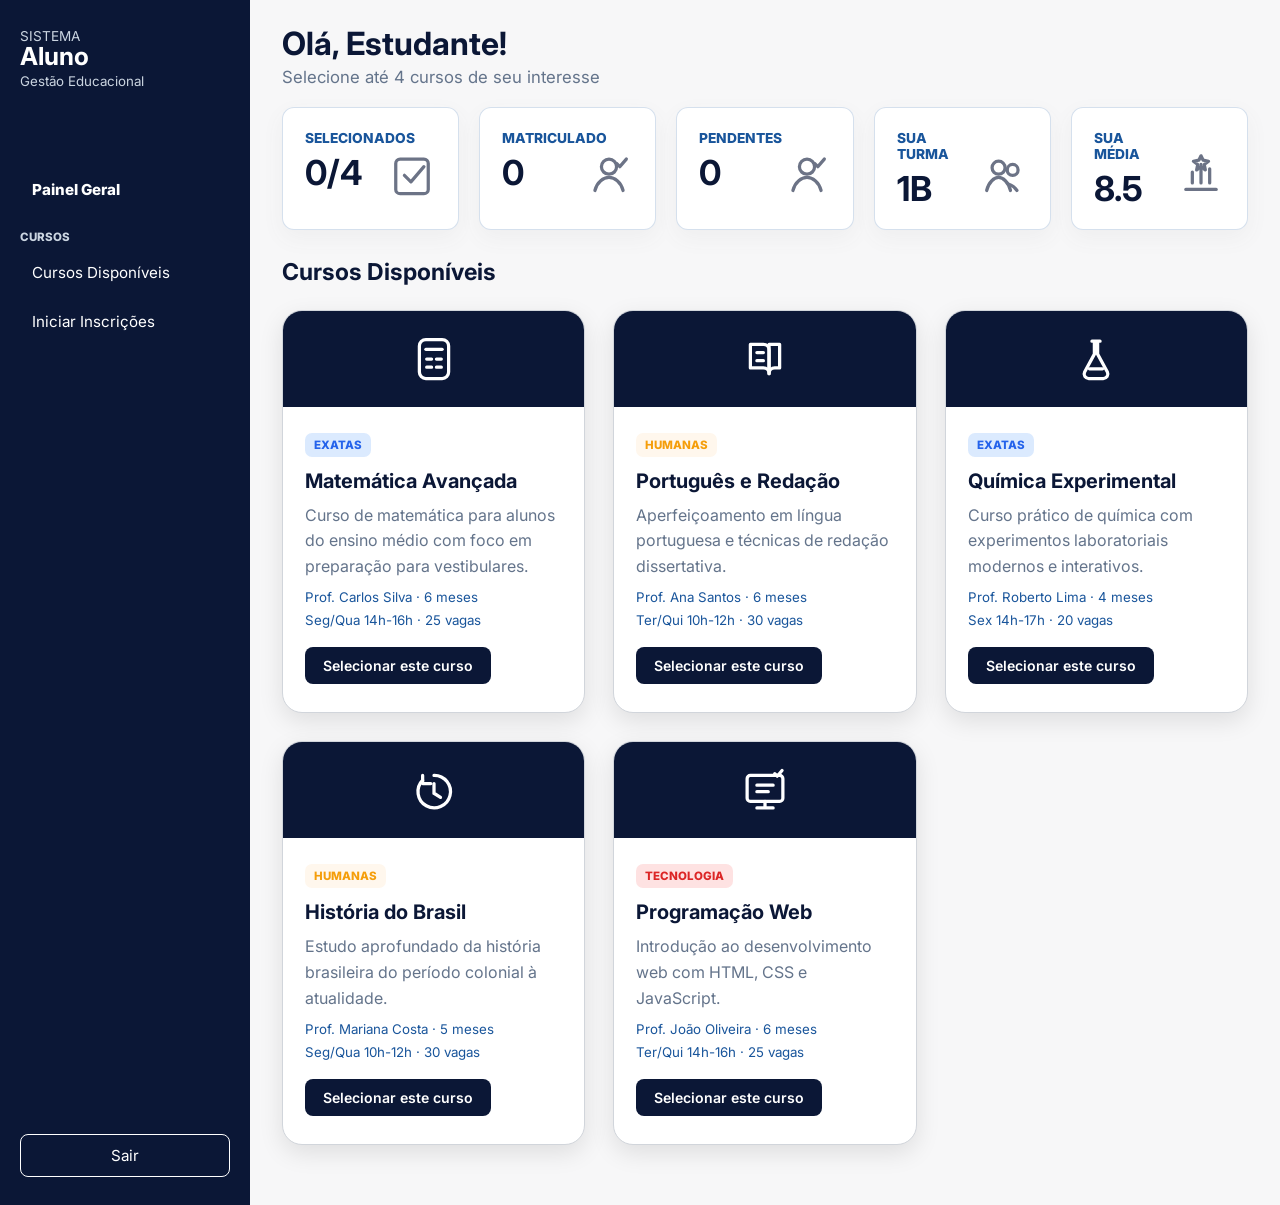
<file: aluno.html>
<!DOCTYPE html>
<html lang="pt-br">
<head>
    <meta charset="UTF-8">
    <meta name="viewport" content="width=device-width, initial-scale=1.0">
    <title>Área do Aluno - Nossa Escola</title>
    <link rel="stylesheet" href="css/style.css">
</head>
<body class="corpo-painel">

    <aside class="painel-lateral">
        <div class="painel-marca">
            <span>Sistema</span>
            <strong>Aluno</strong>
            <small>Gestão Educacional</small>
        </div>

        <input type="checkbox" id="check-painel" class="painel-menu-check">
        <label for="check-painel" class="painel-botao-menu"><span></span></label>

        <nav class="painel-menu">
            <a href="#" class="ativo">Painel Geral</a>
            <span>Cursos</span>
            <a href="#cursos-aluno">Cursos Disponíveis</a>
            <a href="#resumo-aluno">Iniciar Inscrições</a>
        </nav>

        <a href="login.html" class="painel-sair">Sair</a>
    </aside>

    <main class="painel-principal painel-principal-aluno">
        <section class="painel-topo" id="resumo-aluno">
            <div>
                <h1>Olá, Estudante!</h1>
                <p>Selecione até 4 cursos de seu interesse</p>
            </div>
        </section>

        <section class="painel-indicadores">
            <div class="indicador">
                <span>Selecionados</span>
                <strong>0/4</strong>
                <img class="indicador-icone" src="img/icon-card-selecionados.svg" alt="">
            </div>
            <div class="indicador">
                <span>Matriculado</span>
                <strong>0</strong>
                <img class="indicador-icone" src="img/icon-card-matriculado.svg" alt="">
            </div>
            <div class="indicador">
                <span>Pendentes</span>
                <strong>0</strong>
                <img class="indicador-icone" src="img/icon-card-matriculado.svg" alt="">
            </div>
            <div class="indicador">
                <span>Sua turma</span>
                <strong>1B</strong>
                <img class="indicador-icone" src="img/icon-card-turma.svg" alt="">
            </div>
            <div class="indicador">
                <span>Sua média</span>
                <strong>8.5</strong>
                <img class="indicador-icone" src="img/icon-card-media.svg" alt="">
            </div>
        </section>

        <section id="cursos-aluno">
            <h2 class="painel-titulo">Cursos Disponíveis</h2>

            <div class="painel-cards">
                <article class="curso-card">
                    <div class="curso-icone"><img src="img/icon-calculadora.svg" alt=""></div>
                    <div class="curso-conteudo">
                        <span class="etiqueta-categoria fundo-azul">Exatas</span>
                        <h3>Matemática Avançada</h3>
                        <p>Curso de matemática para alunos do ensino médio com foco em preparação para vestibulares.</p>
                        <small>Prof. Carlos Silva · 6 meses</small>
                        <small>Seg/Qua 14h-16h · 25 vagas</small>
                        <a href="#" class="botao botao-primario botao-curso">Selecionar este curso</a>
                    </div>
                </article>

                <article class="curso-card">
                    <div class="curso-icone"><img src="img/icon-livro.svg" alt=""></div>
                    <div class="curso-conteudo">
                        <span class="etiqueta-categoria fundo-laranja">Humanas</span>
                        <h3>Português e Redação</h3>
                        <p>Aperfeiçoamento em língua portuguesa e técnicas de redação dissertativa.</p>
                        <small>Prof. Ana Santos · 6 meses</small>
                        <small>Ter/Qui 10h-12h · 30 vagas</small>
                        <a href="#" class="botao botao-primario botao-curso">Selecionar este curso</a>
                    </div>
                </article>

                <article class="curso-card">
                    <div class="curso-icone"><img src="img/icon-quimica.svg" alt=""></div>
                    <div class="curso-conteudo">
                        <span class="etiqueta-categoria fundo-azul">Exatas</span>
                        <h3>Química Experimental</h3>
                        <p>Curso prático de química com experimentos laboratoriais modernos e interativos.</p>
                        <small>Prof. Roberto Lima · 4 meses</small>
                        <small>Sex 14h-17h · 20 vagas</small>
                        <a href="#" class="botao botao-primario botao-curso">Selecionar este curso</a>
                    </div>
                </article>

                <article class="curso-card">
                    <div class="curso-icone"><img src="img/icon-historia.svg" alt=""></div>
                    <div class="curso-conteudo">
                        <span class="etiqueta-categoria fundo-laranja">Humanas</span>
                        <h3>História do Brasil</h3>
                        <p>Estudo aprofundado da história brasileira do período colonial à atualidade.</p>
                        <small>Prof. Mariana Costa · 5 meses</small>
                        <small>Seg/Qua 10h-12h · 30 vagas</small>
                        <a href="#" class="botao botao-primario botao-curso">Selecionar este curso</a>
                    </div>
                </article>

                <article class="curso-card">
                    <div class="curso-icone"><img src="img/icon-web.svg" alt=""></div>
                    <div class="curso-conteudo">
                        <span class="etiqueta-categoria fundo-vermelho">Tecnologia</span>
                        <h3>Programação Web</h3>
                        <p>Introdução ao desenvolvimento web com HTML, CSS e JavaScript.</p>
                        <small>Prof. João Oliveira · 6 meses</small>
                        <small>Ter/Qui 14h-16h · 25 vagas</small>
                        <a href="#" class="botao botao-primario botao-curso">Selecionar este curso</a>
                    </div>
                </article>
            </div>
        </section>
    </main>

</body>
</html>
</file>
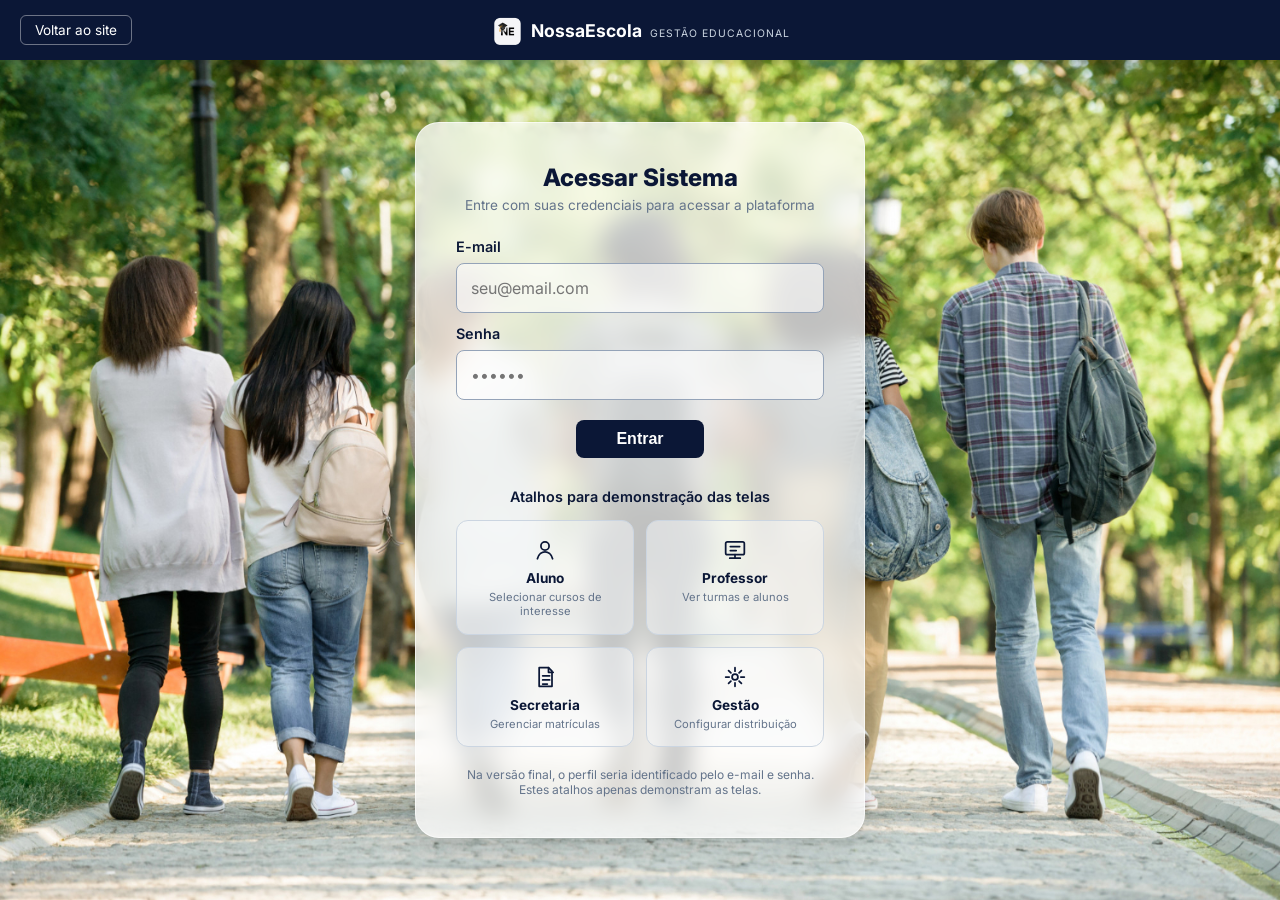
<file: login.html>
<!DOCTYPE html>
<html lang="pt-br">
<head>
    <meta charset="UTF-8">
    <meta name="viewport" content="width=device-width, initial-scale=1.0">
    <title>Acesso ao Sistema - Nossa Escola</title>
    <link rel="stylesheet" href="css/style.css">
</head>
<body>

    <header class="cabecalho-login">
        <a href="index.html" class="botao-voltar">Voltar ao site</a>
        <div class="marca-login">
            <img src="img/logo.png" alt="Logo" width="30">
            <h1>NossaEscola <small>GESTÃO EDUCACIONAL</small></h1>
        </div>
    </header>

    <main class="fundo-login">
        <div class="card-login">
            <h2>Acessar Sistema</h2>
            <p class="subtitulo-login">Entre com suas credenciais para acessar a plataforma</p>

            <form class="formulario-login" action="#" method="POST">
                <div class="grupo-campo">
                    <label for="email">E-mail</label>
                    <input type="email" id="email" placeholder="seu@email.com" required>
                </div>
                <div class="grupo-campo">
                    <label for="senha">Senha</label>
                    <input type="password" id="senha" placeholder="••••••" required>
                </div>
                <button type="submit" class="botao botao-primario botao-entrar">Entrar</button>
            </form>

            <div class="secao-demo">
                <p class="titulo-demo">Atalhos para demonstração das telas</p>
                <div class="grade-demo">
                    <a href="aluno.html" class="card-demo">
                        <img src="img/icon-aluno.svg" alt="">
                        <strong>Aluno</strong>
                        <span>Selecionar cursos de interesse</span>
                    </a>
                    <button type="button" class="card-demo">
                        <img src="img/icon-professor.svg" alt="">
                        <strong>Professor</strong>
                        <span>Ver turmas e alunos</span>
                    </button>
                    <a href="secretaria.html" class="card-demo">
                        <img src="img/icon-secretaria.svg" alt="">
                        <strong>Secretaria</strong>
                        <span>Gerenciar matrículas</span>
                    </a>
                    <button type="button" class="card-demo">
                        <img src="img/icon-gestao.svg" alt="">
                        <strong>Gestão</strong>
                        <span>Configurar distribuição</span>
                    </button>
                </div>
                <p class="rodape-demo">Na versão final, o perfil seria identificado pelo e-mail e senha. Estes atalhos apenas demonstram as telas.</p>
            </div>
        </div>
    </main>

</body>
</html>
</file>
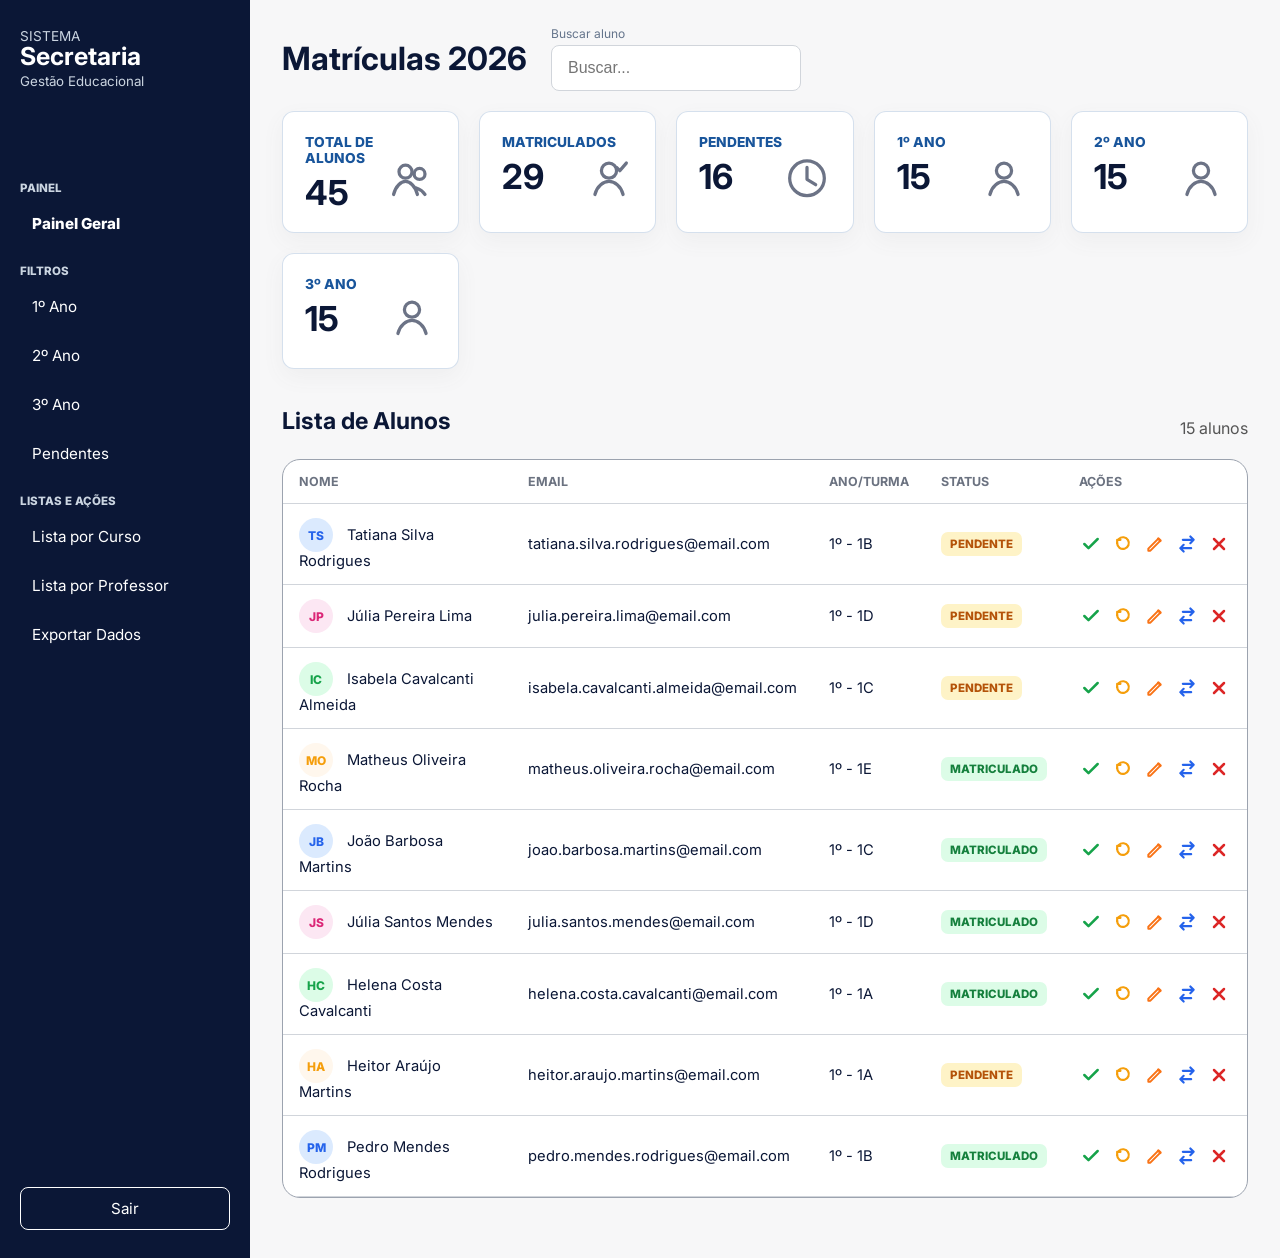
<file: secretaria.html>
<!DOCTYPE html>
<html lang="pt-br">
<head>
    <meta charset="UTF-8">
    <meta name="viewport" content="width=device-width, initial-scale=1.0">
    <title>Secretaria - Nossa Escola</title>
    <link rel="stylesheet" href="css/style.css">
</head>
<body class="corpo-painel">

    <aside class="painel-lateral">
        <div class="painel-marca">
            <span>Sistema</span>
            <strong>Secretaria</strong>
            <small>Gestão Educacional</small>
        </div>

        <input type="checkbox" id="check-painel" class="painel-menu-check">
        <label for="check-painel" class="painel-botao-menu"><span></span></label>

        <nav class="painel-menu">
            <span>Painel</span>
            <a href="#" class="ativo">Painel Geral</a>
            <span>Filtros</span>
            <a href="#">1º Ano</a>
            <a href="#">2º Ano</a>
            <a href="#">3º Ano</a>
            <a href="#">Pendentes</a>
            <span>Listas e ações</span>
            <a href="#">Lista por Curso</a>
            <a href="#">Lista por Professor</a>
            <a href="#">Exportar Dados</a>
        </nav>

        <a href="login.html" class="painel-sair">Sair</a>
    </aside>

    <main class="painel-principal">
        <section class="painel-topo topo-secretaria">
            <div>
                <h1>Matrículas 2026</h1>
            </div>
            <form class="formulario-busca">
                <label for="busca">Buscar aluno</label>
                <input type="search" id="busca" placeholder="Buscar...">
            </form>
        </section>

        <section class="painel-indicadores">
            <div class="indicador">
                <span>Total de Alunos</span>
                <strong>45</strong>
                <img class="indicador-icone" src="img/icon-card-alunos.svg" alt="">
            </div>
            <div class="indicador">
                <span>Matriculados</span>
                <strong>29</strong>
                <img class="indicador-icone" src="img/icon-card-matriculado.svg" alt="">
            </div>
            <div class="indicador">
                <span>Pendentes</span>
                <strong>16</strong>
                <img class="indicador-icone" src="img/icon-card-pendentes.svg" alt="">
            </div>
            <div class="indicador">
                <span>1º Ano</span>
                <strong>15</strong>
                <img class="indicador-icone" src="img/icon-card-1ano.svg" alt="">
            </div>
            <div class="indicador">
                <span>2º Ano</span>
                <strong>15</strong>
                <img class="indicador-icone" src="img/icon-card-1ano.svg" alt="">
            </div>
            <div class="indicador">
                <span>3º Ano</span>
                <strong>15</strong>
                <img class="indicador-icone" src="img/icon-card-1ano.svg" alt="">
            </div>
        </section>

        <section class="lista-alunos">
            <div class="topo-lista">
                <h2 class="painel-titulo">Lista de Alunos</h2>
                <span>15 alunos</span>
            </div>

            <div class="caixa-tabela">
                <table>
                    <thead>
                        <tr>
                            <th>Nome</th>
                            <th>Email</th>
                            <th>Ano/Turma</th>
                            <th>Status</th>
                            <th>Ações</th>
                        </tr>
                    </thead>
                    <tbody>
                        <tr>
                            <td><span class="avatar fundo-azul">TS</span> Tatiana Silva Rodrigues</td>
                            <td>tatiana.silva.rodrigues@email.com</td>
                            <td>1º - 1B</td>
                            <td><span class="etiqueta-status pendente">Pendente</span></td>
                            <td><span class="acoes-texto"><a class="acao-botao salvar" href="#" title="Salvar"><img src="img/icon-acao-salvar.svg" alt="Salvar"></a><a class="acao-botao limpar" href="#" title="Limpar"><img src="img/icon-acao-limpar.svg" alt="Limpar"></a><a class="acao-botao editar" href="#" title="Editar"><img src="img/icon-acao-editar.svg" alt="Editar"></a><a class="acao-botao transferir" href="#" title="Transferir"><img src="img/icon-acao-transferir.svg" alt="Transferir"></a><a class="acao-botao excluir" href="#" title="Excluir"><img src="img/icon-acao-excluir.svg" alt="Excluir"></a></span></td>
                        </tr>
                        <tr>
                            <td><span class="avatar fundo-rosa">JP</span> Júlia Pereira Lima</td>
                            <td>julia.pereira.lima@email.com</td>
                            <td>1º - 1D</td>
                            <td><span class="etiqueta-status pendente">Pendente</span></td>
                            <td><span class="acoes-texto"><a class="acao-botao salvar" href="#" title="Salvar"><img src="img/icon-acao-salvar.svg" alt="Salvar"></a><a class="acao-botao limpar" href="#" title="Limpar"><img src="img/icon-acao-limpar.svg" alt="Limpar"></a><a class="acao-botao editar" href="#" title="Editar"><img src="img/icon-acao-editar.svg" alt="Editar"></a><a class="acao-botao transferir" href="#" title="Transferir"><img src="img/icon-acao-transferir.svg" alt="Transferir"></a><a class="acao-botao excluir" href="#" title="Excluir"><img src="img/icon-acao-excluir.svg" alt="Excluir"></a></span></td>
                        </tr>
                        <tr>
                            <td><span class="avatar fundo-verde">IC</span> Isabela Cavalcanti Almeida</td>
                            <td>isabela.cavalcanti.almeida@email.com</td>
                            <td>1º - 1C</td>
                            <td><span class="etiqueta-status pendente">Pendente</span></td>
                            <td><span class="acoes-texto"><a class="acao-botao salvar" href="#" title="Salvar"><img src="img/icon-acao-salvar.svg" alt="Salvar"></a><a class="acao-botao limpar" href="#" title="Limpar"><img src="img/icon-acao-limpar.svg" alt="Limpar"></a><a class="acao-botao editar" href="#" title="Editar"><img src="img/icon-acao-editar.svg" alt="Editar"></a><a class="acao-botao transferir" href="#" title="Transferir"><img src="img/icon-acao-transferir.svg" alt="Transferir"></a><a class="acao-botao excluir" href="#" title="Excluir"><img src="img/icon-acao-excluir.svg" alt="Excluir"></a></span></td>
                        </tr>
                        <tr>
                            <td><span class="avatar fundo-laranja">MO</span> Matheus Oliveira Rocha</td>
                            <td>matheus.oliveira.rocha@email.com</td>
                            <td>1º - 1E</td>
                            <td><span class="etiqueta-status ok">Matriculado</span></td>
                            <td><span class="acoes-texto"><a class="acao-botao salvar" href="#" title="Salvar"><img src="img/icon-acao-salvar.svg" alt="Salvar"></a><a class="acao-botao limpar" href="#" title="Limpar"><img src="img/icon-acao-limpar.svg" alt="Limpar"></a><a class="acao-botao editar" href="#" title="Editar"><img src="img/icon-acao-editar.svg" alt="Editar"></a><a class="acao-botao transferir" href="#" title="Transferir"><img src="img/icon-acao-transferir.svg" alt="Transferir"></a><a class="acao-botao excluir" href="#" title="Excluir"><img src="img/icon-acao-excluir.svg" alt="Excluir"></a></span></td>
                        </tr>
                        <tr>
                            <td><span class="avatar fundo-azul">JB</span> João Barbosa Martins</td>
                            <td>joao.barbosa.martins@email.com</td>
                            <td>1º - 1C</td>
                            <td><span class="etiqueta-status ok">Matriculado</span></td>
                            <td><span class="acoes-texto"><a class="acao-botao salvar" href="#" title="Salvar"><img src="img/icon-acao-salvar.svg" alt="Salvar"></a><a class="acao-botao limpar" href="#" title="Limpar"><img src="img/icon-acao-limpar.svg" alt="Limpar"></a><a class="acao-botao editar" href="#" title="Editar"><img src="img/icon-acao-editar.svg" alt="Editar"></a><a class="acao-botao transferir" href="#" title="Transferir"><img src="img/icon-acao-transferir.svg" alt="Transferir"></a><a class="acao-botao excluir" href="#" title="Excluir"><img src="img/icon-acao-excluir.svg" alt="Excluir"></a></span></td>
                        </tr>
                        <tr>
                            <td><span class="avatar fundo-rosa">JS</span> Júlia Santos Mendes</td>
                            <td>julia.santos.mendes@email.com</td>
                            <td>1º - 1D</td>
                            <td><span class="etiqueta-status ok">Matriculado</span></td>
                            <td><span class="acoes-texto"><a class="acao-botao salvar" href="#" title="Salvar"><img src="img/icon-acao-salvar.svg" alt="Salvar"></a><a class="acao-botao limpar" href="#" title="Limpar"><img src="img/icon-acao-limpar.svg" alt="Limpar"></a><a class="acao-botao editar" href="#" title="Editar"><img src="img/icon-acao-editar.svg" alt="Editar"></a><a class="acao-botao transferir" href="#" title="Transferir"><img src="img/icon-acao-transferir.svg" alt="Transferir"></a><a class="acao-botao excluir" href="#" title="Excluir"><img src="img/icon-acao-excluir.svg" alt="Excluir"></a></span></td>
                        </tr>
                        <tr>
                            <td><span class="avatar fundo-verde">HC</span> Helena Costa Cavalcanti</td>
                            <td>helena.costa.cavalcanti@email.com</td>
                            <td>1º - 1A</td>
                            <td><span class="etiqueta-status ok">Matriculado</span></td>
                            <td><span class="acoes-texto"><a class="acao-botao salvar" href="#" title="Salvar"><img src="img/icon-acao-salvar.svg" alt="Salvar"></a><a class="acao-botao limpar" href="#" title="Limpar"><img src="img/icon-acao-limpar.svg" alt="Limpar"></a><a class="acao-botao editar" href="#" title="Editar"><img src="img/icon-acao-editar.svg" alt="Editar"></a><a class="acao-botao transferir" href="#" title="Transferir"><img src="img/icon-acao-transferir.svg" alt="Transferir"></a><a class="acao-botao excluir" href="#" title="Excluir"><img src="img/icon-acao-excluir.svg" alt="Excluir"></a></span></td>
                        </tr>
                        <tr>
                            <td><span class="avatar fundo-laranja">HA</span> Heitor Araújo Martins</td>
                            <td>heitor.araujo.martins@email.com</td>
                            <td>1º - 1A</td>
                            <td><span class="etiqueta-status pendente">Pendente</span></td>
                            <td><span class="acoes-texto"><a class="acao-botao salvar" href="#" title="Salvar"><img src="img/icon-acao-salvar.svg" alt="Salvar"></a><a class="acao-botao limpar" href="#" title="Limpar"><img src="img/icon-acao-limpar.svg" alt="Limpar"></a><a class="acao-botao editar" href="#" title="Editar"><img src="img/icon-acao-editar.svg" alt="Editar"></a><a class="acao-botao transferir" href="#" title="Transferir"><img src="img/icon-acao-transferir.svg" alt="Transferir"></a><a class="acao-botao excluir" href="#" title="Excluir"><img src="img/icon-acao-excluir.svg" alt="Excluir"></a></span></td>
                        </tr>
                        <tr>
                            <td><span class="avatar fundo-azul">PM</span> Pedro Mendes Rodrigues</td>
                            <td>pedro.mendes.rodrigues@email.com</td>
                            <td>1º - 1B</td>
                            <td><span class="etiqueta-status ok">Matriculado</span></td>
                            <td><span class="acoes-texto"><a class="acao-botao salvar" href="#" title="Salvar"><img src="img/icon-acao-salvar.svg" alt="Salvar"></a><a class="acao-botao limpar" href="#" title="Limpar"><img src="img/icon-acao-limpar.svg" alt="Limpar"></a><a class="acao-botao editar" href="#" title="Editar"><img src="img/icon-acao-editar.svg" alt="Editar"></a><a class="acao-botao transferir" href="#" title="Transferir"><img src="img/icon-acao-transferir.svg" alt="Transferir"></a><a class="acao-botao excluir" href="#" title="Excluir"><img src="img/icon-acao-excluir.svg" alt="Excluir"></a></span></td>
                        </tr>
                    </tbody>
                </table>
            </div>
        </section>
    </main>

</body>
</html>
</file>
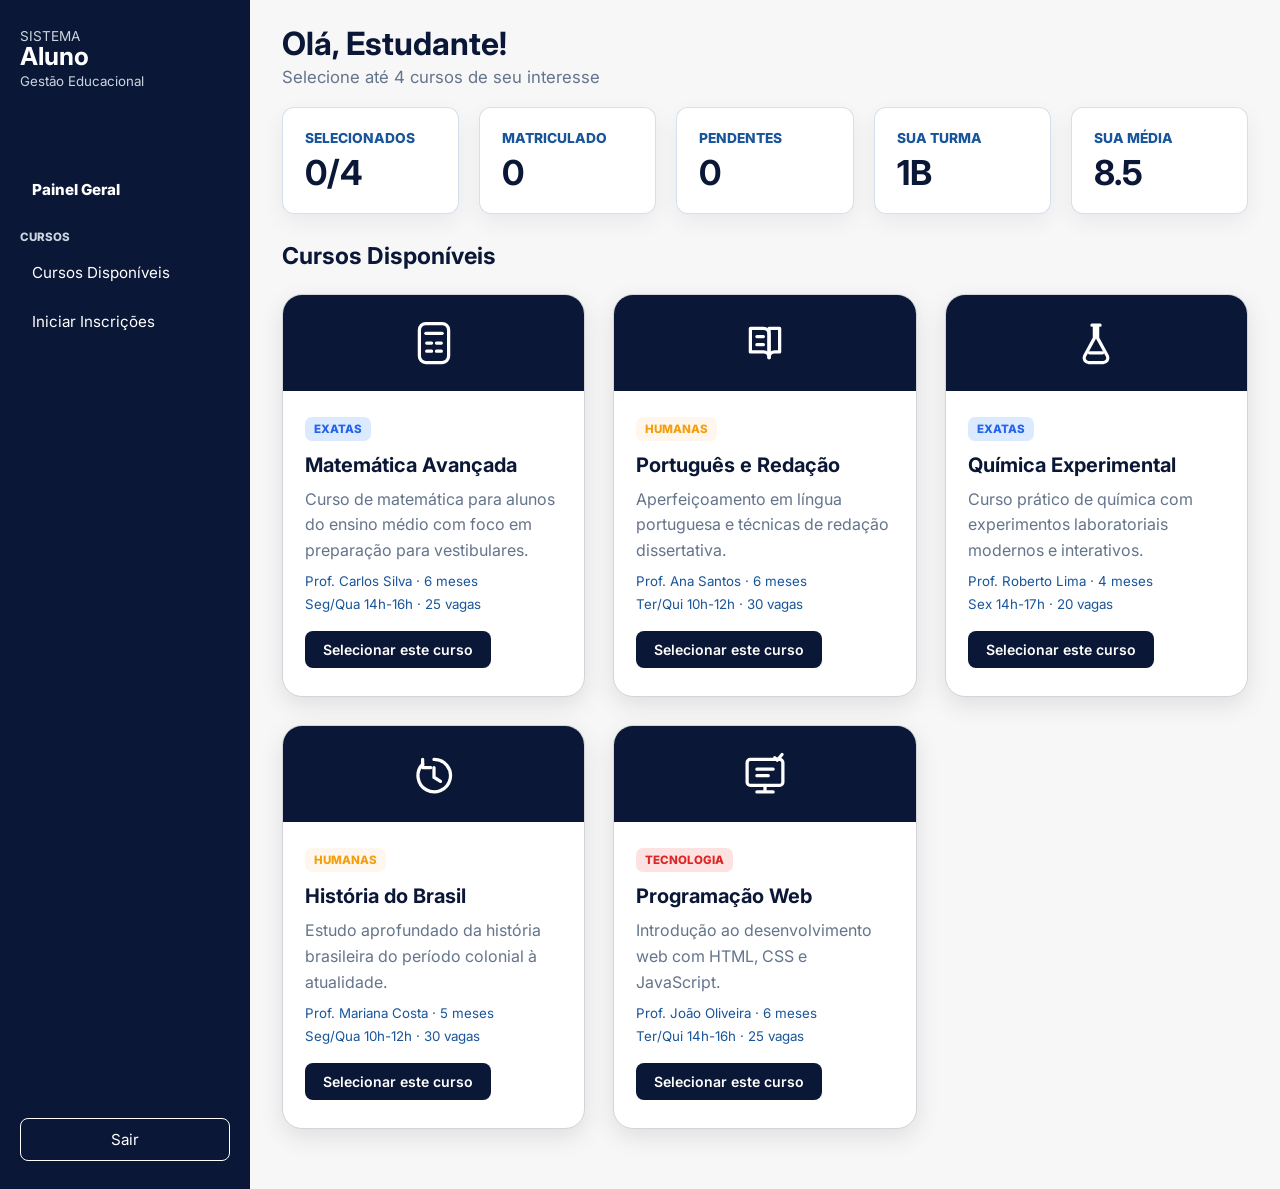
<file: front-end/aluno.html>
<!DOCTYPE html>
<html lang="pt-br">
<head>
    <meta charset="UTF-8">
    <meta name="viewport" content="width=device-width, initial-scale=1.0">
    <title>Área do Aluno - Nossa Escola</title>
    <link rel="stylesheet" href="css/style.css">
</head>
<body class="painel-body">

    <aside class="painel-lateral">
        <div class="painel-marca">
            <span>Sistema</span>
            <strong>Aluno</strong>
            <small>Gestão Educacional</small>
        </div>

        <nav class="painel-menu">
            <a href="#" class="ativo">Painel Geral</a>
            <span>Cursos</span>
            <a href="#cursos-aluno">Cursos Disponíveis</a>
            <a href="#resumo-aluno">Iniciar Inscrições</a>
        </nav>

        <a href="login.html" class="painel-sair">Sair</a>
    </aside>

    <main class="painel-main">
        <section class="painel-topo" id="resumo-aluno">
            <div>
                <h1>Olá, Estudante!</h1>
                <p>Selecione até 4 cursos de seu interesse</p>
            </div>
        </section>

        <section class="painel-indicadores">
            <div class="indicador">
                <span>Selecionados</span>
                <strong class="azul">0/4</strong>
            </div>
            <div class="indicador">
                <span>Matriculado</span>
                <strong class="verde">0</strong>
            </div>
            <div class="indicador">
                <span>Pendentes</span>
                <strong class="laranja">0</strong>
            </div>
            <div class="indicador">
                <span>Sua turma</span>
                <strong>1B</strong>
            </div>
            <div class="indicador">
                <span>Sua média</span>
                <strong class="roxo">8.5</strong>
            </div>
        </section>

        <section id="cursos-aluno">
            <h2 class="painel-titulo">Cursos Disponíveis</h2>

            <div class="painel-cards">
                <article class="curso-card">
                    <div class="curso-icone"><img src="img/icon-calculadora.svg" alt=""></div>
                    <div class="curso-conteudo">
                        <span class="badge azul-bg">Exatas</span>
                        <h3>Matemática Avançada</h3>
                        <p>Curso de matemática para alunos do ensino médio com foco em preparação para vestibulares.</p>
                        <small>Prof. Carlos Silva · 6 meses</small>
                        <small>Seg/Qua 14h-16h · 25 vagas</small>
                        <a href="#" class="btn btn-primario btn-curso">Selecionar este curso</a>
                    </div>
                </article>

                <article class="curso-card">
                    <div class="curso-icone"><img src="img/icon-livro.svg" alt=""></div>
                    <div class="curso-conteudo">
                        <span class="badge laranja-bg">Humanas</span>
                        <h3>Português e Redação</h3>
                        <p>Aperfeiçoamento em língua portuguesa e técnicas de redação dissertativa.</p>
                        <small>Prof. Ana Santos · 6 meses</small>
                        <small>Ter/Qui 10h-12h · 30 vagas</small>
                        <a href="#" class="btn btn-primario btn-curso">Selecionar este curso</a>
                    </div>
                </article>

                <article class="curso-card">
                    <div class="curso-icone"><img src="img/icon-quimica.svg" alt=""></div>
                    <div class="curso-conteudo">
                        <span class="badge azul-bg">Exatas</span>
                        <h3>Química Experimental</h3>
                        <p>Curso prático de química com experimentos laboratoriais modernos e interativos.</p>
                        <small>Prof. Roberto Lima · 4 meses</small>
                        <small>Sex 14h-17h · 20 vagas</small>
                        <a href="#" class="btn btn-primario btn-curso">Selecionar este curso</a>
                    </div>
                </article>

                <article class="curso-card">
                    <div class="curso-icone"><img src="img/icon-historia.svg" alt=""></div>
                    <div class="curso-conteudo">
                        <span class="badge laranja-bg">Humanas</span>
                        <h3>História do Brasil</h3>
                        <p>Estudo aprofundado da história brasileira do período colonial à atualidade.</p>
                        <small>Prof. Mariana Costa · 5 meses</small>
                        <small>Seg/Qua 10h-12h · 30 vagas</small>
                        <a href="#" class="btn btn-primario btn-curso">Selecionar este curso</a>
                    </div>
                </article>

                <article class="curso-card">
                    <div class="curso-icone"><img src="img/icon-web.svg" alt=""></div>
                    <div class="curso-conteudo">
                        <span class="badge vermelho-bg">Tecnologia</span>
                        <h3>Programação Web</h3>
                        <p>Introdução ao desenvolvimento web com HTML, CSS e JavaScript.</p>
                        <small>Prof. João Oliveira · 6 meses</small>
                        <small>Ter/Qui 14h-16h · 25 vagas</small>
                        <a href="#" class="btn btn-primario btn-curso">Selecionar este curso</a>
                    </div>
                </article>
            </div>
        </section>
    </main>

</body>
</html>
</file>
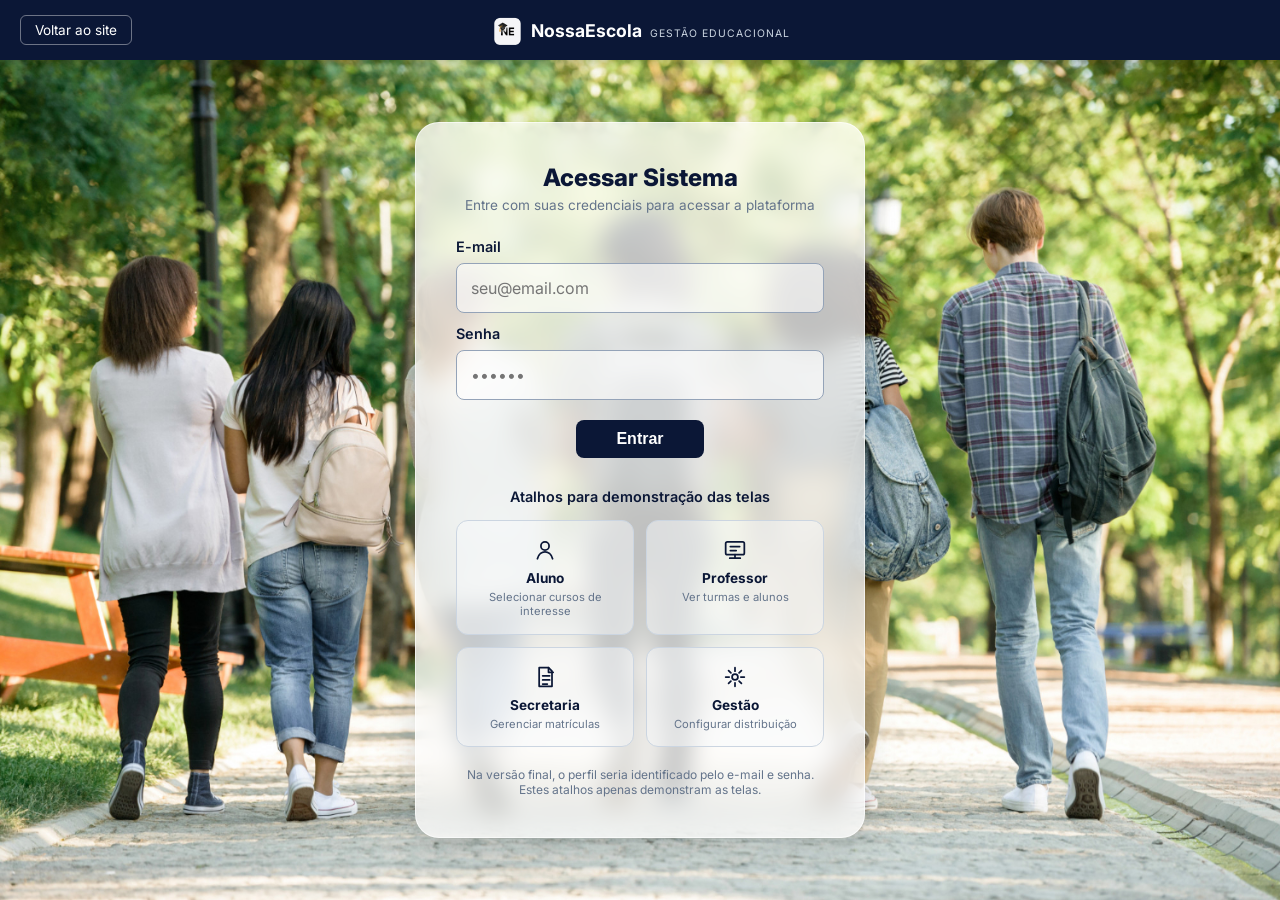
<file: front-end/login.html>
<!DOCTYPE html>
<html lang="pt-br">
<head>
    <meta charset="UTF-8">
    <meta name="viewport" content="width=device-width, initial-scale=1.0">
    <title>Acesso ao Sistema - Nossa Escola</title>
    <link rel="stylesheet" href="css/style.css">
</head>
<body>

    <header class="header-login">
        <a href="index.html" class="btn-voltar">Voltar ao site</a>
        <div class="logo-login">
            <img src="img/logo.png" alt="Logo" width="30">
            <h1>NossaEscola <small>GESTÃO EDUCACIONAL</small></h1>
        </div>
    </header>

    <main class="bg-login">
        <div class="card-login">
            <h2>Acessar Sistema</h2>
            <p class="subtitle-login">Entre com suas credenciais para acessar a plataforma</p>

            <form class="form-login" action="#" method="POST">
                <div class="form-grupo">
                    <label for="email">E-mail</label>
                    <input type="email" id="email" placeholder="seu@email.com" required>
                </div>
                <div class="form-grupo">
                    <label for="senha">Senha</label>
                    <input type="password" id="senha" placeholder="••••••" required>
                </div>
                
                <button type="submit" class="btn btn-primario btn-entrar">Entrar</button>
            </form>

            <div class="demo-section">
                <p class="demo-title">Atalhos para demonstração das telas</p>
                <div class="demo-grid">
                    
                    <a href="aluno.html" class="card-demo">
                        <img src="img/icon-aluno.svg" alt="">
                        <strong>Aluno</strong>
                        <span>Selecionar cursos de interesse</span>
                    </a>
                    
                    <button type="button" class="card-demo">
                        <img src="img/icon-professor.svg" alt="">
                        <strong>Professor</strong>
                        <span>Ver turmas e alunos</span>
                    </button>
                    
                    <a href="secretaria.html" class="card-demo">
                        <img src="img/icon-secretaria.svg" alt="">
                        <strong>Secretaria</strong>
                        <span>Gerenciar matrículas</span>
                    </a>
                    
                    <button type="button" class="card-demo">
                        <img src="img/icon-gestao.svg" alt="">
                        <strong>Gestão</strong>
                        <span>Configurar distribuição</span>
                    </button>

                </div>
                <p class="demo-footer">Na versão final, o perfil seria identificado pelo e-mail e senha. Estes atalhos apenas demonstram as telas.</p>
            </div>
        </div>
    </main>

</body>
</html>
</file>
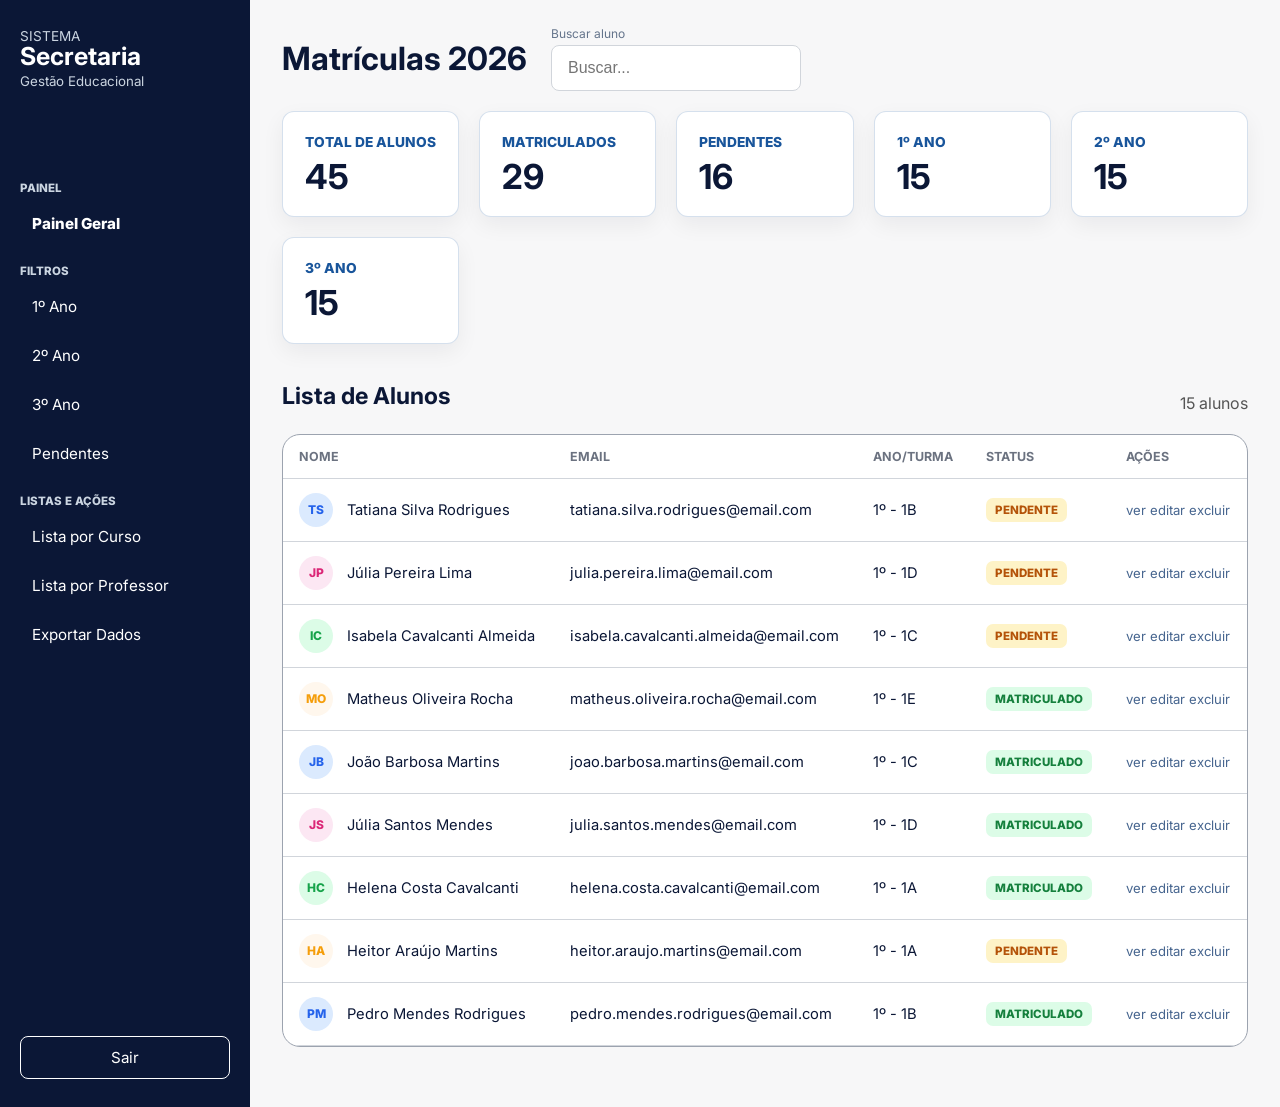
<file: front-end/secretaria.html>
<!DOCTYPE html>
<html lang="pt-br">
<head>
    <meta charset="UTF-8">
    <meta name="viewport" content="width=device-width, initial-scale=1.0">
    <title>Secretaria - Nossa Escola</title>
    <link rel="stylesheet" href="css/style.css">
</head>
<body class="painel-body">

    <aside class="painel-lateral">
        <div class="painel-marca">
            <span>Sistema</span>
            <strong>Secretaria</strong>
            <small>Gestão Educacional</small>
        </div>

        <nav class="painel-menu">
            <span>Painel</span>
            <a href="#" class="ativo">Painel Geral</a>
            <span>Filtros</span>
            <a href="#">1º Ano</a>
            <a href="#">2º Ano</a>
            <a href="#">3º Ano</a>
            <a href="#">Pendentes</a>
            <span>Listas e ações</span>
            <a href="#">Lista por Curso</a>
            <a href="#">Lista por Professor</a>
            <a href="#">Exportar Dados</a>
        </nav>

        <a href="login.html" class="painel-sair">Sair</a>
    </aside>

    <main class="painel-main">
        <section class="painel-topo secretaria-topo">
            <div>
                <h1>Matrículas 2026</h1>
            </div>
            <form class="busca-form">
                <label for="busca">Buscar aluno</label>
                <input type="search" id="busca" placeholder="Buscar...">
            </form>
        </section>

        <section class="painel-indicadores">
            <div class="indicador">
                <span>Total de Alunos</span>
                <strong>45</strong>
            </div>
            <div class="indicador">
                <span>Matriculados</span>
                <strong class="verde">29</strong>
            </div>
            <div class="indicador">
                <span>Pendentes</span>
                <strong class="laranja">16</strong>
            </div>
            <div class="indicador">
                <span>1º Ano</span>
                <strong class="roxo">15</strong>
            </div>
            <div class="indicador">
                <span>2º Ano</span>
                <strong class="azul">15</strong>
            </div>
            <div class="indicador">
                <span>3º Ano</span>
                <strong class="ciano">15</strong>
            </div>
        </section>

        <section class="lista-alunos">
            <div class="lista-topo">
                <h2 class="painel-titulo">Lista de Alunos</h2>
                <span>15 alunos</span>
            </div>

            <div class="tabela-box">
                <table>
                    <thead>
                        <tr>
                            <th>Nome</th>
                            <th>Email</th>
                            <th>Ano/Turma</th>
                            <th>Status</th>
                            <th>Ações</th>
                        </tr>
                    </thead>
                    <tbody>
                        <tr>
                            <td><span class="avatar azul-bg">TS</span> Tatiana Silva Rodrigues</td>
                            <td>tatiana.silva.rodrigues@email.com</td>
                            <td>1º - 1B</td>
                            <td><span class="status pendente">Pendente</span></td>
                            <td><span class="acoes-texto">ver editar excluir</span></td>
                        </tr>
                        <tr>
                            <td><span class="avatar rosa-bg">JP</span> Júlia Pereira Lima</td>
                            <td>julia.pereira.lima@email.com</td>
                            <td>1º - 1D</td>
                            <td><span class="status pendente">Pendente</span></td>
                            <td><span class="acoes-texto">ver editar excluir</span></td>
                        </tr>
                        <tr>
                            <td><span class="avatar verde-bg">IC</span> Isabela Cavalcanti Almeida</td>
                            <td>isabela.cavalcanti.almeida@email.com</td>
                            <td>1º - 1C</td>
                            <td><span class="status pendente">Pendente</span></td>
                            <td><span class="acoes-texto">ver editar excluir</span></td>
                        </tr>
                        <tr>
                            <td><span class="avatar laranja-bg">MO</span> Matheus Oliveira Rocha</td>
                            <td>matheus.oliveira.rocha@email.com</td>
                            <td>1º - 1E</td>
                            <td><span class="status ok">Matriculado</span></td>
                            <td><span class="acoes-texto">ver editar excluir</span></td>
                        </tr>
                        <tr>
                            <td><span class="avatar azul-bg">JB</span> João Barbosa Martins</td>
                            <td>joao.barbosa.martins@email.com</td>
                            <td>1º - 1C</td>
                            <td><span class="status ok">Matriculado</span></td>
                            <td><span class="acoes-texto">ver editar excluir</span></td>
                        </tr>
                        <tr>
                            <td><span class="avatar rosa-bg">JS</span> Júlia Santos Mendes</td>
                            <td>julia.santos.mendes@email.com</td>
                            <td>1º - 1D</td>
                            <td><span class="status ok">Matriculado</span></td>
                            <td><span class="acoes-texto">ver editar excluir</span></td>
                        </tr>
                        <tr>
                            <td><span class="avatar verde-bg">HC</span> Helena Costa Cavalcanti</td>
                            <td>helena.costa.cavalcanti@email.com</td>
                            <td>1º - 1A</td>
                            <td><span class="status ok">Matriculado</span></td>
                            <td><span class="acoes-texto">ver editar excluir</span></td>
                        </tr>
                        <tr>
                            <td><span class="avatar laranja-bg">HA</span> Heitor Araújo Martins</td>
                            <td>heitor.araujo.martins@email.com</td>
                            <td>1º - 1A</td>
                            <td><span class="status pendente">Pendente</span></td>
                            <td><span class="acoes-texto">ver editar excluir</span></td>
                        </tr>
                        <tr>
                            <td><span class="avatar azul-bg">PM</span> Pedro Mendes Rodrigues</td>
                            <td>pedro.mendes.rodrigues@email.com</td>
                            <td>1º - 1B</td>
                            <td><span class="status ok">Matriculado</span></td>
                            <td><span class="acoes-texto">ver editar excluir</span></td>
                        </tr>
                    </tbody>
                </table>
            </div>
        </section>
    </main>

</body>
</html>
</file>
<file: css/style.css>
@import url('https://fonts.googleapis.com/css2?family=Inter:wght@400;500;600;700&display=swap');

* {
    margin: 0;
    padding: 0;
    box-sizing: border-box;
}

html {
    scroll-behavior: smooth;
}

body {
    font-family: 'Inter', sans-serif;
    background-color: #ffffff;
    color: #555555;
}

a {
    text-decoration: none;
    color: inherit;
}

.container {
    max-width: 1200px;
    margin: 0 auto;
    padding: 0 20px;
    width: 100%;
}

.container-pequeno {
    max-width: 800px;
    margin: 0 auto;
    padding: 0 20px;
    width: 100%;
}

.secao-padrao {
    padding: 80px 0;
}

.fundo-claro {
    background-color: #cfe2f3;
}

.fundo-branco {
    background-color: #ffffff;
}

.centralizado {
    text-align: center;
}

.titulo-secao {
    font-size: 2.55rem;
    color: #0b1736;
    font-weight: 800;
    margin-bottom: 15px;
    line-height: 1.2;
}

.titulo-azul {
    color: #19559b;
}

@keyframes alertaDesce {
    0% {
        transform: translateY(-100%);
        background-color: #8c98a2;
    }
    65% {
        transform: translateY(0);
        background-color: #8c98a2;
    }
    100% {
        transform: translateY(0);
        background-color: #19559b;
    }
}

@keyframes piscaPrazo {
    0%, 100% {
        opacity: 1;
        box-shadow: 0 2px 8px rgba(244, 43, 43, 0.25);
    }
    50% {
        opacity: 0.72;
        box-shadow: 0 4px 14px rgba(244, 43, 43, 0.45);
    }
}

@keyframes heroEntra {
    from {
        opacity: 0;
        transform: translateY(44px);
    }
    to {
        opacity: 1;
        transform: translateY(0);
    }
}

@keyframes revelarSubindo {
    from {
        opacity: 0;
        transform: translateY(120px);
    }
    to {
        opacity: 1;
        transform: translateY(0);
    }
}



.revelar-scroll {
    opacity: 0;
}

.revelar-scroll.apareceu {
    animation: revelarSubindo 0.95s ease-out forwards;
}

@keyframes fadeImagens {
    0%, 20% { opacity: 1; z-index: 2; }
    25%, 95% { opacity: 0; z-index: 1; }
    100% { opacity: 1; z-index: 2; }
}

.subtexto-secao {
    font-size: 1.05rem;
    color: #555555;
    margin-bottom: 30px;
    line-height: 1.6;
}

.etiqueta-azul {
    font-size: 0.85rem;
    font-weight: 700;
    color: #19559b;
    letter-spacing: 1.5px;
    text-transform: uppercase;
    border-left: 4px solid #19559b;
    padding: 16px 0 16px 14px;
    margin-bottom: 18px;
    display: inline-block;
    line-height: 1;
}

.etiqueta-centro {
    display: inline-block;
    color: #0b1736;
    font-size: 0.84rem;
    font-weight: 800;
    text-transform: uppercase;
    margin-bottom: 10px;
}

.botao {
    padding: 12px 28px;
    border-radius: 8px;
    font-weight: 600;
    font-size: 1rem;
    transition: 0.3s;
    cursor: pointer;
    border: none;
    display: inline-flex;
    justify-content: center;
    align-items: center;
}

.botao-chamada {
    margin-bottom: 50px;
}

.botao-primario {
    background-color: #0b1736;
    color: #ffffff;
}

.botao-primario:hover {
    background-color: #19559b;
    transform: translateY(-2px);
}

.botao-branco {
    background-color: #ffffff;
    color: #0b1736;
    font-weight: 700;
}

.botao-branco:hover {
    background-color: #19559b;
    color: #ffffff;
}

.grade-cards {
    display: flex;
    justify-content: space-between;
    gap: 20px;
}

.cards-esquerda {
    text-align: left;
}

.card-padrao {
    background-color: #ffffff;
    border-radius: 12px;
    padding: 30px 20px;
    box-shadow: 0 4px 15px rgba(0, 0, 0, 0.04);
    border: 1px solid #eeeeee;
    display: flex;
    flex-direction: column;
    transition: 0.3s;
    flex: 1;
    width: 100%;
    min-width: 0;
}

.card-padrao:hover {
    transform: translateY(-4px);
    box-shadow: 0 12px 28px rgba(15, 23, 42, 0.10);
}

.card-padrao h4 {
    font-size: 1.05rem;
    color: #0b1736;
    font-weight: 700;
    margin-bottom: 10px;
}

.card-padrao p {
    font-size: 0.85rem;
    line-height: 1.5;
}

.aviso-check {
    display: none;
}

#aviso-topo {
    background-color: #19559b;
    color: #ffffff;
    padding: 10px 52px 10px 16px;
    display: flex;
    justify-content: center;
    align-items: center;
    gap: 12px;
    font-size: 0.85rem;
    animation: alertaDesce 1.2s ease-out both;
    position: relative;
    z-index: 200;
    max-height: 72px;
    overflow: hidden;
    transition: max-height 0.45s ease, padding 0.45s ease, opacity 0.35s ease, transform 0.45s ease;
}

.aviso-fechar {
    position: absolute;
    right: 18px;
    top: 50%;
    transform: translateY(-50%);
    width: 26px;
    height: 26px;
    border: 1px solid rgba(255, 255, 255, 0.55);
    border-radius: 50%;
    display: flex;
    align-items: center;
    justify-content: center;
    color: #ffffff;
    font-size: 1.15rem;
    line-height: 1;
    cursor: pointer;
    transition: background-color 0.25s ease, transform 0.25s ease;
}

.aviso-fechar:hover {
    background-color: rgba(255, 255, 255, 0.16);
    transform: translateY(-50%) scale(1.05);
}

#fechar-aviso:checked + #aviso-topo {
    max-height: 0;
    padding-top: 0;
    padding-bottom: 0;
    opacity: 0;
    transform: translateY(-100%);
}

.etiqueta-prazo {
    background-color: #f42b2b;
    color: #ffffff;
    padding: 4px 12px;
    border-radius: 10px;
    font-weight: 800;
    font-size: 0.75rem;
    text-shadow: 0 1px 2px rgba(0, 0, 0, 0.35);
    animation: piscaPrazo 2.6s ease-in-out infinite;
}

header {
    width: 100%;
    background-color: #ffffff;
    box-shadow: 0 2px 10px rgba(0, 0, 0, 0.08);
    position: relative;
    z-index: 100;
}

.navegacao-principal {
    width: 90%;
    max-width: 1600px;
    margin: 0 auto;
    display: flex;
    justify-content: space-between;
    align-items: center;
    padding: 14px 0;
}

.marca {
    display: flex;
    align-items: center;
    gap: 5px;
}

.marca-imagem {
    width: 60px;
    height: auto;
}

.marca-texto {
    display: flex;
    flex-direction: column;
}

.marca-texto h1 {
    font-size: 1rem;
    color: #0b1736;
    font-weight: 800;
}

.marca-texto span {
    font-size: 0.8rem;
    color: #666666;
}

.menu {
    display: flex;
    gap: 48px;
    align-items: center;
}

.menu a {
    color: #111827;
    font-size: 1.05rem;
    font-weight: 600;
    transition: 0.3s;
    position: relative;
    padding: 8px 0;
}

.menu a:hover {
    color: #19559b;
}

.menu a::after {
    content: "";
    position: absolute;
    left: 0;
    bottom: 1px;
    width: 100%;
    height: 2px;
    background-color: #0b1736;
    transform: scaleX(0);
    transform-origin: left;
    transition: transform 0.3s ease;
}

.menu a:hover::after {
    transform: scaleX(1);
}

.menu-check,
.botao-acesso-mobile,
#botao-menu {
    display: none;
}

#botao-menu {
    width: 34px;
    height: 28px;
    cursor: pointer;
    position: relative;
}

#botao-menu span,
#botao-menu::before,
#botao-menu::after {
    content: "";
    position: absolute;
    left: 0;
    width: 34px;
    height: 3px;
    background-color: #0b1736;
    border-radius: 20px;
    transition: 0.3s;
}

#botao-menu span {
    top: 12px;
}

#botao-menu::before {
    top: 2px;
}

#botao-menu::after {
    bottom: 3px;
}

#hero {
    background-image: linear-gradient(rgba(0, 0, 0, 0.42), rgba(0, 0, 0, 0.42)), url('../img/hero.jpg');
    background-size: cover;
    background-position: center;
    height: 720px;
    border-radius: 0 0 40px 40px;
    display: flex;
    flex-direction: column;
    justify-content: flex-end;
    align-items: center;
    text-align: center;
    padding-bottom: 64px;
    color: #ffffff;
}

.hero-card {
    background-color: rgba(11, 23, 54, 0.75);
    backdrop-filter: blur(5px);
    padding: 22px 48px;
    border-radius: 16px;
    border: 1px solid rgba(255, 255, 255, 0.1);
    margin: 0 auto;
    width: fit-content;
    max-width: 90%;
    display: flex;
    flex-direction: column;
    align-items: center;
    opacity: 0;
    animation: heroEntra 1.45s cubic-bezier(0.2, 0.8, 0.2, 1) 1.75s forwards;
}

.hero-subtitulo {
    font-size: 1.45rem;
    font-weight: 700;
    letter-spacing: 3px;
    margin-bottom: 5px;
    opacity: 0;
    animation: heroEntra 1.35s cubic-bezier(0.2, 0.8, 0.2, 1) 1.25s forwards;
}

.hero-titulo {
    font-size: 3.45rem;
    font-weight: 800;
    line-height: 1.2;
    margin-bottom: 15px;
    text-shadow: 2px 2px 8px rgba(0, 0, 0, 0.6);
    opacity: 0;
    animation: heroEntra 1.45s cubic-bezier(0.2, 0.8, 0.2, 1) 1.45s forwards;
}

.hero-card h3 {
    font-size: 1.6rem;
    font-weight: 800;
    margin-bottom: 5px;
}

.hero-card p {
    font-size: 0.95rem;
    color: #dddddd;
    font-weight: 500;
    margin-bottom: 5px;
}

.hero-destaque {
    font-size: 0.85rem;
    font-weight: 800;
    color: #f59e0b;
    letter-spacing: 0.5px;
}

.sobre-container {
    display: flex;
    align-items: center;
    gap: 60px;
}

.sobre-texto .subtexto-secao {
    font-size: 1rem;
    max-width: 520px;
}

.sobre-texto,
.sobre-carrossel {
    width: 50%;
}

.carrossel-container {
    position: relative;
    height: 360px;
    overflow: hidden;
    border-radius: 28px;
    box-shadow: 0 15px 35px rgba(0, 0, 0, 0.1);
}

.carrossel-foto {
    position: absolute;
    top: 0;
    left: 0;
    width: 100%;
    height: 100%;
    object-fit: cover;
    opacity: 0;
    animation: fadeImagens 16s infinite;
}

.carrossel-foto:nth-child(1) { animation-delay: 0s; }
.carrossel-foto:nth-child(2) { animation-delay: 4s; }
.carrossel-foto:nth-child(3) { animation-delay: 8s; }
.carrossel-foto:nth-child(4) { animation-delay: 12s; }

.bloco-inscricao {
    background-color: #ffffff;
    padding-top: 74px;
    padding-bottom: 86px;
}

.bloco-inscricao .titulo-secao {
    font-size: 3rem;
    margin-bottom: 10px;
}

.texto-inscricao {
    max-width: 590px;
    margin-left: auto;
    margin-right: auto;
    margin-bottom: 28px;
    font-size: 0.95rem;
}

.titulo-menor {
    color: #0b1736;
    font-size: 1.25rem;
    font-weight: 800;
    margin: 10px 0 22px;
}

.mini-cursos {
    display: flex;
    justify-content: center;
    gap: 48px;
    margin-bottom: 16px;
}

.mini-card {
    width: 190px;
    min-height: 185px;
    background-color: #ffffff;
    border: none;
    border-radius: 16px;
    box-shadow: 0 14px 34px rgba(15, 23, 42, 0.12);
    display: flex;
    flex-direction: column;
    justify-content: center;
    align-items: center;
    gap: 18px;
    transition: 0.3s;
}

.mini-card:hover {
    transform: translateY(-6px);
    box-shadow: 0 18px 42px rgba(15, 23, 42, 0.15);
}

.mini-card span {
    color: #475569;
    font-size: 0.82rem;
    font-weight: 600;
}

.mini-card img {
    width: 62px;
    height: 62px;
}

.nota-mini {
    color: #94a3b8;
    font-size: 0.78rem;
}

.bloco-processo {
    background-color: #f4f4f4;
    padding-top: 72px;
    padding-bottom: 72px;
}

.texto-processo {
    max-width: 830px;
    font-size: 0.95rem;
    margin-bottom: 42px;
}

.bloco-processo .card-padrao {
    min-height: 150px;
    padding: 24px 22px;
    border-color: #d7d7d7;
    box-shadow: none;
}

.bloco-processo .numero-passo {
    font-size: 2.1rem;
    margin-bottom: 8px;
}

.bloco-processo .card-padrao h4 {
    font-size: 0.95rem;
}

.bloco-processo .card-padrao p {
    font-size: 0.78rem;
}

.info-importante {
    background-color: #e8e8e8;
    padding: 52px 0 76px;
}

#cursos {
    padding-top: 104px;
    background-color: #ffffff;
}

.vitrine-cursos {
    display: flex;
    align-items: center;
    justify-content: flex-start;
    gap: 32px;
    margin-top: 34px;
    padding: 34px max(22px, calc((100vw - 1280px) / 2 + 22px)) 44px;
    overflow-x: auto;
    overflow-y: visible;
    scroll-snap-type: x proximity;
    scrollbar-width: thin;
    scrollbar-color: rgba(29, 78, 216, 0.35) transparent;
}

.vitrine-cursos::-webkit-scrollbar {
    height: 4px;
}

.vitrine-cursos::-webkit-scrollbar-track {
    background: transparent;
}

.vitrine-cursos::-webkit-scrollbar-thumb {
    background: rgba(29, 78, 216, 0.35);
    border-radius: 999px;
}

.card-vitrine {
    width: 252px;
    min-width: 252px;
    aspect-ratio: 9 / 16;
    border-radius: 26px;
    overflow: hidden;
    background-color: #ffffff;
    box-shadow: 0 12px 28px rgba(15, 23, 42, 0.12);
    scroll-snap-align: center;
    transition: transform 0.35s ease, box-shadow 0.35s ease, filter 0.35s ease;
    position: relative;
    display: block;
    isolation: isolate;
}

.card-vitrine img {
    width: 100%;
    height: 100%;
    object-fit: cover;
    display: block;
    border-radius: inherit;
}

.card-vitrine:hover,
.card-vitrine:focus {
    transform: translateY(-8px);
    box-shadow: 0 18px 34px rgba(15, 23, 42, 0.16);
    z-index: 2;
}

.vitrine-cursos:hover .card-vitrine:not(:hover) {
    filter: saturate(0.95) brightness(0.98);
}

.titulo-info {
    color: #0b1736;
    font-size: 1.85rem;
    font-weight: 800;
    margin-bottom: 24px;
}

.grade-info {
    display: grid;
    grid-template-columns: repeat(4, 1fr);
    gap: 18px;
}

.card-info {
    background-color: #ffffff;
    border-radius: 12px;
    padding: 24px 20px;
}

.card-info h3 {
    color: #0b1736;
    font-size: 0.95rem;
    margin-bottom: 12px;
}

.card-info p {
    color: #555555;
    font-size: 0.78rem;
    line-height: 1.45;
}

.numero-passo {
    font-size: 2.5rem;
    font-weight: 800;
    color: #0b1736;
    margin-bottom: 15px;
}

.passo-destaque {
    background-color: #0b1736;
    color: #ffffff;
}

.passo-destaque .numero-passo,
.passo-destaque h4 {
    color: #ffffff;
}

.carrossel-cursos {
    position: relative;
    overflow: hidden;
    width: 100%;
    padding: 10px 0;
}

.carrossel-cursos input[type="radio"] {
    display: none;
}

.carrossel-cards {
    display: flex;
    width: 500%;
    transition: transform 0.6s ease-in-out;
}

.carrossel-envoltorio {
    width: 20%;
    display: flex;
    align-items: center;
    justify-content: center;
    gap: 15px;
}

.botao-seta {
    border: 2px solid #0b1736;
    color: #0b1736;
    width: 40px;
    height: 40px;
    border-radius: 50%;
    font-size: 1.2rem;
    display: flex;
    justify-content: center;
    align-items: center;
    transition: 0.3s;
    cursor: pointer;
    flex-shrink: 0;
}

.botao-seta:hover {
    background-color: #19559b;
    border-color: #19559b;
    color: #ffffff;
}

.card-detalhe-curso {
    flex: 1;
    background-color: #eef2ff;
    border-radius: 18px;
    padding: 42px 48px;
    max-width: 1070px;
}

.topo-card-curso {
    display: flex;
    justify-content: space-between;
    align-items: center;
    margin-bottom: 25px;
}

.topo-card-curso h3 {
    font-size: 1.6rem;
    color: #0b1736;
    font-weight: 800;
}

.etiqueta-vagas {
    background-color: #ffffff;
    color: #19559b;
    padding: 6px 15px;
    border-radius: 20px;
    font-weight: 700;
    font-size: 0.9rem;
}

.grade-dados-curso {
    display: flex;
    justify-content: space-between;
    gap: 70px;
    margin-bottom: 25px;
}

.item-dado span {
    display: block;
    font-size: 0.85rem;
    font-weight: 700;
    margin-bottom: 4px;
}

.item-dado strong {
    color: #0b1736;
    font-size: 1rem;
}

.descricao-curso {
    font-size: 1rem;
    line-height: 1.6;
    margin-bottom: 30px;
}

.rodape-card-curso {
    display: flex;
    justify-content: space-between;
    align-items: center;
    border-top: 1px solid #d1d5db;
    padding-top: 20px;
}

#slide-1:checked ~ .carrossel-cards { transform: translateX(0%); }
#slide-2:checked ~ .carrossel-cards { transform: translateX(-20%); }
#slide-3:checked ~ .carrossel-cards { transform: translateX(-40%); }
#slide-4:checked ~ .carrossel-cards { transform: translateX(-60%); }
#slide-5:checked ~ .carrossel-cards { transform: translateX(-80%); }

.pontos-carrossel {
    display: flex;
    justify-content: center;
    gap: 8px;
    margin-top: 20px;
}

.ponto {
    width: 10px;
    height: 10px;
    background-color: #cbd5e1;
    border-radius: 50%;
    transition: 0.3s;
    cursor: pointer;
}

#slide-1:checked ~ .pontos-carrossel label[for="slide-1"],
#slide-2:checked ~ .pontos-carrossel label[for="slide-2"],
#slide-3:checked ~ .pontos-carrossel label[for="slide-3"],
#slide-4:checked ~ .pontos-carrossel label[for="slide-4"],
#slide-5:checked ~ .pontos-carrossel label[for="slide-5"] {
    background-color: #19559b;
    width: 20px;
    border-radius: 10px;
}

details > summary {
    list-style: none;
    cursor: pointer;
}

details > summary::-webkit-details-marker {
    display: none;
}

.sanfona-item {
    background-color: #ffffff;
    border: 1px solid #b8c4d8;
    border-radius: 8px;
    margin-bottom: 10px;
    transition: 0.3s;
    overflow: hidden;
}

.sanfona-pergunta {
    padding: 18px 48px 18px 20px;
    font-size: 1rem;
    font-weight: 600;
    color: #0b1736;
    transition: 0.3s;
    outline: none;
    position: relative;
}

.sanfona-pergunta:hover {
    background-color: #f3f6fb;
}

.sanfona-pergunta::after {
    content: "▾";
    color: #0b1736;
    font-size: 0.95rem;
    position: absolute;
    right: 20px;
    top: 50%;
    transform: translateY(-50%);
    transition: 0.3s;
}

details[open] .sanfona-pergunta::after {
    transform: translateY(-50%) rotate(180deg);
}

.sanfona-resposta {
    background-color: #f8fafc;
    border-top: 1px solid #d7deea;
    padding: 16px 20px 18px 20px;
    line-height: 1.6;
    font-size: 0.95rem;
    color: #555555;
}

#contato {
    background-color: #f4f4f4;
}

.layout-contato {
    display: flex;
    gap: 60px;
}

.area-formulario {
    width: 60%;
}

.area-informacoes {
    width: 35%;
    display: flex;
    flex-direction: column;
    gap: 30px;
    padding-top: 122px;
}

.formulario-contato {
    display: flex;
    flex-direction: column;
    gap: 20px;
}

.linha-formulario {
    display: flex;
    gap: 20px;
}

.grupo-campo {
    display: flex;
    flex-direction: column;
    width: 100%;
}

.grupo-campo label {
    font-size: 0.9rem;
    font-weight: 600;
    margin-bottom: 8px;
    color: #0b1736;
}

.grupo-campo input,
.grupo-campo textarea {
    width: 100%;
    padding: 14px;
    border: 1px solid #d1d5db;
    border-radius: 8px;
    font-family: 'Inter', sans-serif;
    font-size: 1rem;
    transition: 0.3s;
}

.grupo-campo input:focus,
.grupo-campo textarea:focus {
    border-color: #19559b;
    outline: none;
    box-shadow: 0 0 0 3px rgba(29, 78, 216, 0.1);
}

.grupo-campo textarea {
    height: 120px;
    resize: vertical;
}

footer {
    background-color: #0b1736;
    color: #ffffff;
    width: 100%;
}

.pre-rodape {
    background-color: #64748b;
    padding: 40px 10%;
    display: grid;
    grid-template-columns: 1fr auto;
    grid-template-areas:
        "titulo botao"
        "subtitulo botao";
    align-items: center;
    row-gap: 8px;
    column-gap: 30px;
}

.pre-rodape-titulo {
    grid-area: titulo;
    font-size: 1.6rem;
    font-weight: 700;
    color: #ffffff;
}

.pre-rodape-subtitulo {
    grid-area: subtitulo;
    font-size: 1rem;
    color: #e2e8f0;
}

.botao-sistema {
    grid-area: botao;
    background-color: #ffffff;
    color: #0b1736;
    border: none;
    padding: 14px 30px;
    border-radius: 8px;
    font-weight: 700;
    font-size: 1rem;
    cursor: pointer;
    transition: 0.3s;
    display: inline-flex;
    justify-content: center;
    align-items: center;
}

.botao-sistema:hover {
    background-color: #19559b;
    color: #ffffff;
}

.grade-rodape {
    padding: 60px 10%;
    display: grid;
    grid-template-columns: repeat(auto-fit, minmax(200px, 1fr));
    gap: 40px;
}

.coluna-rodape h3 {
    font-size: 1.1rem;
    color: #ffffff;
    margin-bottom: 5px;
    font-weight: 700;
}

.coluna-rodape p {
    color: #94a3b8;
    font-size: 0.9rem;
    margin-bottom: 10px;
    transition: 0.3s;
}

.coluna-rodape p:hover {
    color: #f59e0b;
    cursor: pointer;
}

.link-rodape {
    display: flex;
    flex-direction: column;
}

.link-rodape img {
    max-width: 60px;
    margin-bottom: 15px;
}

.pos-rodape {
    text-align: center;
    padding: 20px;
    background-color: #050b1a;
    color: #64748b;
    font-size: 0.85rem;
}

.cabecalho-login {
    background-color: #0b1736;
    height: 60px;
    display: flex;
    align-items: center;
    justify-content: center;
    padding: 0 20px;
    position: relative;
    box-shadow: 0 2px 10px rgba(0, 0, 0, 0.2);
}

.botao-voltar {
    position: absolute;
    left: 20px;
    color: #ffffff;
    border: 1px solid rgba(255, 255, 255, 0.4);
    padding: 6px 14px;
    border-radius: 6px;
    font-size: 0.85rem;
    transition: 0.3s;
}

.botao-voltar:hover {
    background-color: rgba(255, 255, 255, 0.1);
}

.marca-login {
    display: flex;
    align-items: center;
    gap: 10px;
    color: #ffffff;
}

.marca-login h1 {
    font-size: 1.1rem;
    font-weight: 700;
    display: flex;
    align-items: baseline;
    gap: 8px;
    flex-wrap: wrap;
}

.marca-login small {
    font-size: 0.65rem;
    font-weight: 400;
    color: #cbd5e1;
    letter-spacing: 1px;
}

.fundo-login {
    min-height: calc(100vh - 60px);
    background-image: url('../img/login.jpg');
    background-size: cover;
    background-repeat: no-repeat;
    background-position: center;
    display: flex;
    align-items: center;
    justify-content: center;
    padding: 20px;
}

.card-login {
    background: rgba(255, 255, 255, 0.75);
    backdrop-filter: blur(12px);
    -webkit-backdrop-filter: blur(12px);
    border: 1px solid rgba(255, 255, 255, 0.6);
    border-radius: 24px;
    padding: 40px;
    width: 100%;
    max-width: 450px;
    text-align: center;
    box-shadow: 0 8px 32px rgba(0, 0, 0, 0.15);
}

.card-login h2 {
    font-size: 1.5rem;
    color: #0b1736;
    font-weight: 800;
    margin-bottom: 5px;
}

.subtitulo-login {
    font-size: 0.85rem;
    color: #64748b;
    margin-bottom: 25px;
}

.formulario-login {
    text-align: left;
}

.formulario-login .grupo-campo {
    margin-bottom: 12px;
}

.formulario-login .grupo-campo input {
    background-color: rgba(255, 255, 255, 0.6);
    border: 1px solid #94a3b8;
}

.botao-entrar {
    display: block;
    margin: 20px auto 30px auto;
    padding: 10px 40px;
    border-radius: 8px;
}

.titulo-demo {
    font-size: 0.9rem;
    font-weight: 600;
    color: #0b1736;
    margin-bottom: 15px;
}

.grade-demo {
    display: grid;
    grid-template-columns: 1fr 1fr;
    gap: 12px;
}

.card-demo {
    background: rgba(248, 250, 252, 0.5);
    border: 1px solid #cbd5e1;
    border-radius: 12px;
    padding: 15px 10px;
    display: flex;
    flex-direction: column;
    align-items: center;
    text-align: center;
    transition: 0.3s;
    cursor: pointer;
    font-family: 'Inter', sans-serif;
}

.card-demo img {
    width: 28px;
    height: 28px;
    margin-bottom: 6px;
}

.card-demo:hover {
    background: rgba(255, 255, 255, 0.9);
    border-color: #94a3b8;
    transform: translateY(-2px);
    box-shadow: 0 4px 10px rgba(0, 0, 0, 0.05);
}

.card-demo strong {
    font-size: 0.85rem;
    color: #0b1736;
    margin-bottom: 4px;
}

.card-demo span {
    font-size: 0.7rem;
    color: #64748b;
    line-height: 1.3;
}

.rodape-demo {
    font-size: 0.75rem;
    color: #64748b;
    margin-top: 20px;
}

.corpo-painel {
    background-color: #f7f7f8;
    color: #0b1736;
    min-height: 100vh;
    display: flex;
}

.painel-lateral {
    width: 250px;
    min-height: 100vh;
    background-color: #0b1736;
    color: #ffffff;
    padding: 28px 20px;
    display: flex;
    flex-direction: column;
    position: sticky;
    top: 0;
}

.painel-marca {
    display: flex;
    flex-direction: column;
    margin-bottom: 80px;
}

.painel-marca span {
    font-size: 0.85rem;
    text-transform: uppercase;
    color: #cbd5e1;
}

.painel-marca strong {
    font-size: 1.55rem;
    line-height: 1;
}

.painel-marca small {
    color: #cbd5e1;
    margin-top: 4px;
}

.painel-menu-check,
.painel-botao-menu {
    display: none;
}

.painel-botao-menu {
    width: 34px;
    height: 28px;
    cursor: pointer;
    position: relative;
}

.painel-botao-menu span,
.painel-botao-menu::before,
.painel-botao-menu::after {
    content: "";
    position: absolute;
    left: 0;
    width: 34px;
    height: 3px;
    background-color: #ffffff;
    border-radius: 20px;
    transition: 0.3s;
}

.painel-botao-menu span {
    top: 12px;
}

.painel-botao-menu::before {
    top: 2px;
}

.painel-botao-menu::after {
    bottom: 3px;
}

.painel-menu {
    display: flex;
    flex-direction: column;
    gap: 8px;
}

.painel-menu span {
    margin-top: 12px;
    font-size: 0.72rem;
    font-weight: 800;
    text-transform: uppercase;
    color: #cbd5e1;
}

.painel-menu a,
.painel-sair {
    padding: 11px 12px;
    border-radius: 8px;
    font-size: 0.95rem;
    transition: 0.3s;
}

.painel-menu a:hover {
    background-color: #19559b;
    color: #ffffff;
}

.painel-menu a.ativo {
    color: #ffffff;
    font-weight: 800;
}

.painel-sair {
    border: 1px solid #ffffff;
    text-align: center;
    margin-top: auto;
}

.painel-sair:hover {
    background-color: #ffffff;
    color: #0b1736;
}

.painel-principal-aluno {
    padding: 34px 42px 66px;
}

.painel-principal {
    flex: 1;
    padding: 26px 32px 60px;
}

.painel-topo {
    display: flex;
    justify-content: space-between;
    align-items: flex-start;
    gap: 24px;
    margin-bottom: 20px;
}

.painel-topo h1 {
    font-size: 2rem;
    line-height: 1.1;
}

.painel-topo p {
    color: #64748b;
    font-size: 1.05rem;
    margin-top: 6px;
}

.painel-indicadores {
    display: grid;
    grid-template-columns: repeat(auto-fit, minmax(160px, 1fr));
    gap: 20px;
    margin-bottom: 28px;
}

.indicador {
    background-color: #ffffff;
    border: 1px solid rgba(25, 85, 155, 0.18);
    border-radius: 12px;
    padding: 22px 82px 22px 22px;
    box-shadow: 0 8px 22px rgba(95, 99, 109, 0.06);
    position: relative;
    min-height: 116px;
}

.indicador span {
    display: block;
    color: #19559b;
    font-size: 0.86rem;
    text-transform: uppercase;
    margin-bottom: 10px;
    font-weight: 800;
}

.indicador strong {
    font-size: 2.15rem;
    line-height: 1;
    color: #0b1736;
}

.indicador-icone {
    width: 52px;
    height: 52px;
    position: absolute;
    right: 20px;
    top: 50%;
    transform: translateY(-38%);
    opacity: 0.6;
}

.painel-titulo {
    font-size: 1.45rem;
    margin: 10px 0 24px;
}

.painel-cards {
    display: grid;
    grid-template-columns: repeat(auto-fit, minmax(280px, 1fr));
    gap: 28px;
}

.curso-card {
    background-color: #ffffff;
    border: 1px solid #d1d5db;
    border-radius: 20px;
    overflow: hidden;
    box-shadow: 0 8px 24px rgba(0, 0, 0, 0.10);
    transition: 0.3s;
}

.curso-card:hover {
    transform: translateY(-4px);
}

.curso-icone {
    height: 96px;
    background-color: #0b1736;
    display: flex;
    align-items: center;
    justify-content: center;
}

.curso-icone img {
    width: 52px;
    height: 52px;
}

.curso-conteudo {
    padding: 26px 22px 28px;
}

.curso-conteudo h3 {
    margin: 12px 0 10px;
    font-size: 1.25rem;
}

.curso-conteudo p {
    color: #64748b;
    line-height: 1.6;
    margin-bottom: 10px;
}

.curso-conteudo small {
    display: block;
    color: #19559b;
    margin-bottom: 7px;
}

.etiqueta-categoria,
.etiqueta-status {
    display: inline-block;
    padding: 5px 9px;
    border-radius: 7px;
    font-size: 0.72rem;
    font-weight: 800;
    text-transform: uppercase;
}

.fundo-azul {
    background-color: #dbeafe;
    color: #2563eb;
}

.fundo-laranja {
    background-color: #fff7ed;
    color: #f59e0b;
}

.fundo-vermelho {
    background-color: #fee2e2;
    color: #dc2626;
}

.fundo-verde {
    background-color: #dcfce7;
    color: #16a34a;
}

.fundo-rosa {
    background-color: #fce7f3;
    color: #db2777;
}

.botao-curso {
    margin: 12px auto 0;
    padding: 10px 18px;
    font-size: 0.88rem;
}

.topo-secretaria {
    justify-content: flex-start;
    align-items: center;
}

.formulario-busca {
    display: flex;
    flex-direction: column;
    gap: 4px;
}

.formulario-busca label {
    font-size: 0.75rem;
    color: #64748b;
}

.formulario-busca input {
    width: 250px;
    padding: 13px 16px;
    border: 1px solid #d1d5db;
    border-radius: 8px;
    font-size: 1rem;
}

.topo-lista {
    display: flex;
    justify-content: space-between;
    align-items: center;
}

.topo-lista span {
    color: #555555;
}

.caixa-tabela {
    background-color: #ffffff;
    border: 1px solid #9ca3af;
    border-radius: 18px;
    overflow-x: auto;
}

table {
    width: 100%;
    border-collapse: collapse;
    min-width: 850px;
}

th,
td {
    padding: 14px 16px;
    border-bottom: 1px solid #d1d5db;
    text-align: left;
    font-size: 0.92rem;
}

th {
    text-transform: uppercase;
    color: #6b7280;
    font-size: 0.78rem;
}

.avatar {
    width: 34px;
    height: 34px;
    border-radius: 50%;
    display: inline-flex;
    align-items: center;
    justify-content: center;
    margin-right: 10px;
    font-size: 0.75rem;
    font-weight: 800;
}

.etiqueta-status.ok {
    background-color: #dcfce7;
    color: #15803d;
}

.etiqueta-status.pendente {
    background-color: #fef3c7;
    color: #b45309;
}

.acoes-texto {
    display: flex;
    align-items: center;
    gap: 8px;
}

.acao-botao {
    width: 24px;
    height: 24px;
    display: inline-flex;
    align-items: center;
    justify-content: center;
    background-color: transparent;
    border: 0;
    transition: 0.25s;
}

.acao-botao img {
    width: 20px;
    height: 20px;
}

.acao-botao:hover {
    transform: translateY(-2px);
}

@media screen and (max-width: 768px) {
    .menu {
        display: none;
        position: absolute;
        top: 100%;
        left: 0;
        width: 100%;
        background: #ffffff;
        flex-direction: column;
        box-shadow: 0 5px 15px rgba(0, 0, 0, 0.15);
        padding-bottom: 20px;
        align-items: stretch;
    }

    .menu a {
        padding: 15px 20px;
        border-bottom: 1px solid #eeeeee;
        text-align: center;
    }

    .menu a::after {
        display: none;
    }

    .botao-acesso {
        display: none;
    }

    .menu .botao-acesso-mobile {
        display: flex;
        width: 80%;
        margin: 20px auto 0;
        justify-content: center;
        align-items: center;
        color: #ffffff;
        background-color: #0b1736;
        border-bottom: 0;
        border-radius: 6px;
        font-weight: 700;
    }

    #botao-menu {
        display: block;
    }

    #check-menu:checked ~ #menu-principal {
        display: flex !important;
    }

    #check-menu:checked ~ .acoes-menu #botao-menu::before {
        top: 12px;
        transform: rotate(45deg);
    }

    #check-menu:checked ~ .acoes-menu #botao-menu span {
        opacity: 0;
    }

    #check-menu:checked ~ .acoes-menu #botao-menu::after {
        bottom: 13px;
        transform: rotate(-45deg);
    }

    .grade-cards,
    .mini-cursos,
    .sobre-container,
    .layout-contato,
    .linha-formulario,
    .topo-card-curso,
    .grade-dados-curso,
    .rodape-card-curso {
        flex-direction: column;
        gap: 20px;
        align-items: flex-start;
    }

    .sobre-texto,
    .sobre-carrossel,
    .area-formulario,
    .area-informacoes,
    .botao-branco,
    .botao-enviar {
        width: 100%;
    }

    .titulo-secao {
        font-size: 1.8rem;
    }

    .bloco-inscricao .titulo-secao {
        font-size: 1.9rem;
    }

    .secao-padrao {
        padding: 50px 0;
    }

    .area-informacoes {
        padding-top: 0;
    }

    #hero {
        height: 560px;
        border-radius: 0 0 24px 24px;
        padding-bottom: 40px;
    }

    .hero-titulo {
        font-size: 1.8rem;
        margin-bottom: 25px;
    }

    .hero-card {
        padding: 15px 20px;
        width: 90%;
    }

    .sobre-container {
        gap: 30px;
    }

    .carrossel-container {
        height: 320px;
        border-radius: 22px;
    }

    .mini-cursos {
        flex-direction: row;
        gap: 10px;
        align-items: stretch;
    }

    .mini-card {
        width: 100%;
        min-height: 125px;
        border-radius: 12px;
        gap: 10px;
        padding: 12px 8px;
    }

    .mini-card span {
        font-size: 0.68rem;
    }

    .mini-card img {
        width: 42px;
        height: 42px;
    }

    .bloco-processo {
        padding-top: 52px;
        padding-bottom: 52px;
    }

    .bloco-processo .card-padrao {
        min-height: auto;
        width: 100%;
    }

    .grade-info {
        grid-template-columns: 1fr;
        gap: 12px;
    }

    .titulo-info {
        font-size: 1.55rem;
    }

    .card-detalhe-curso {
        padding: 24px 18px;
    }

    .vitrine-cursos {
        justify-content: flex-start;
        gap: 18px;
        margin-left: -24px;
        margin-right: -24px;
        padding: 22px 24px 36px;
        scroll-snap-type: x mandatory;
    }

    .card-vitrine {
        width: 78vw;
        min-width: 78vw;
        max-width: 330px;
        border-radius: 22px;
    }

    .card-vitrine:hover,
    .card-vitrine:focus {
        transform: none;
        box-shadow: 0 14px 30px rgba(15, 23, 42, 0.14);
    }

    .vitrine-cursos:hover .card-vitrine:not(:hover) {
        filter: none;
        transform: none;
    }

    .grade-dados-curso {
        gap: 14px;
    }

    .botao-seta {
        width: 34px;
        height: 34px;
        font-size: 1rem;
    }

    .descricao-curso {
        font-size: 0.82rem;
    }

    .pontos-carrossel {
        margin-top: 14px;
    }

    .pre-rodape {
        grid-template-columns: 1fr;
        grid-template-areas:
            "titulo"
            "subtitulo"
            "botao";
        text-align: center;
        gap: 15px;
        padding: 30px 20px;
    }

    .botao-sistema {
        width: 100%;
        margin-top: 10px;
    }

    .grade-rodape {
        text-align: center;
        padding: 40px 20px;
    }

    .link-rodape {
        align-items: center;
    }

    .card-login {
        padding: 30px 20px;
    }

    .grade-demo {
        grid-template-columns: 1fr;
    }

    .botao-voltar {
        font-size: 0;
    }

    .botao-voltar::after {
        content: "Voltar";
        font-size: 1rem;
    }

    .corpo-painel {
        display: block;
    }

    .painel-lateral {
        width: 100%;
        min-height: auto;
        position: static;
        padding: 28px 24px;
        flex-direction: row;
        align-items: center;
        gap: 20px;
        flex-wrap: wrap;
    }

    .painel-marca {
        margin: 0;
        flex: 1;
    }

    .painel-botao-menu {
        display: block;
    }

    .painel-menu {
        order: 3;
        width: 100%;
        display: none;
        grid-template-columns: repeat(2, minmax(0, 1fr));
        gap: 10px;
        padding-top: 12px;
    }

    .painel-menu-check:checked ~ .painel-menu {
        display: grid;
    }

    .painel-menu-check:checked ~ .painel-sair {
        display: block;
    }

    .painel-menu-check:checked ~ .painel-botao-menu::before {
        top: 12px;
        transform: rotate(45deg);
    }

    .painel-menu-check:checked ~ .painel-botao-menu span {
        opacity: 0;
    }

    .painel-menu-check:checked ~ .painel-botao-menu::after {
        bottom: 13px;
        transform: rotate(-45deg);
    }

    .painel-menu span {
        display: none;
    }

    .painel-menu a {
        background-color: rgba(255, 255, 255, 0.08);
        text-align: center;
        white-space: normal;
    }

    .painel-sair {
        display: none;
        order: 4;
        width: 100%;
        margin: 0;
    }

    .painel-principal {
        padding: 26px 24px 44px;
    }

    .painel-principal-aluno {
        padding: 34px 30px 52px;
    }

    .painel-topo,
    .topo-secretaria,
    .topo-lista {
        flex-direction: column;
        align-items: flex-start;
    }

    .painel-topo h1 {
        font-size: 1.7rem;
    }

    .painel-indicadores {
        grid-template-columns: repeat(2, 1fr);
        gap: 14px;
    }

    .indicador {
        padding: 16px 62px 16px 16px;
        min-height: 96px;
    }

    .indicador strong {
        font-size: 1.65rem;
    }

    .indicador-icone {
        width: 40px;
        height: 40px;
        right: 14px;
    }

    .painel-cards {
        grid-template-columns: 1fr;
        gap: 26px;
        padding: 0 6px;
    }

    .curso-icone {
        height: 76px;
    }

    .curso-icone img {
        width: 42px;
        height: 42px;
    }

    .curso-conteudo {
        padding: 24px 24px 28px;
    }

    .curso-conteudo h3 {
        font-size: 1.12rem;
    }

    .botao-curso {
        width: 100%;
        padding: 10px 12px;
        font-size: 0.82rem;
    }

    .formulario-busca,
    .formulario-busca input {
        width: 100%;
    }
}

@media (prefers-reduced-motion: reduce) {
    *,
    *::before,
    *::after {
        animation-duration: 0.01ms !important;
        animation-iteration-count: 1 !important;
        scroll-behavior: auto !important;
        transition-duration: 0.01ms !important;
    }

    .etiqueta-azul,
    .etiqueta-centro,
    .titulo-secao,
    .titulo-info,
    .subtexto-secao,
    .titulo-menor,
    .botao-chamada,
    .mini-card,
    .carrossel-container,
    .card-padrao,
    .card-vitrine,
    .card-detalhe-curso,
    .sanfona-item,
    .area-formulario,
    .area-informacoes,
    .card-info,
    .pre-rodape > *,
    .grade-rodape .coluna-rodape,
    .pos-rodape,
    .hero-subtitulo,
    .hero-titulo,
    .hero-card {
        opacity: 1;
        transform: none;
        animation: none !important;
    }
}

@media screen and (max-width: 520px) {
    .cabecalho-login {
        height: auto;
        min-height: 72px;
        padding: 10px 14px;
        justify-content: flex-end;
    }

    .marca-login {
        max-width: calc(100% - 86px);
        justify-content: flex-end;
    }

    .marca-login h1 {
        flex-direction: column;
        align-items: flex-start;
        gap: 2px;
        line-height: 1.05;
    }

    .marca-login small {
        display: block;
        font-size: 0.62rem;
    }

    .fundo-login {
        min-height: calc(100vh - 72px);
        background-size: cover;
        background-repeat: no-repeat;
    }
}
</file>
<file: front-end/css/style.css>
@import url('https://fonts.googleapis.com/css2?family=Inter:wght@400;500;600;700&display=swap');

:root {
    --azul: #0b1736;
    --azul-vivo: #0b1736;
    --azul-medio: #19559b;
    --texto: #555555;
    --texto-fraco: #64748b;
    --fundo: #f7f7f8;
    --borda: #d1d5db;
    --raio: 12px;
    --sombra: 0 8px 24px rgba(0, 0, 0, 0.10);
}

* {
    margin: 0;
    padding: 0;
    box-sizing: border-box;
}

html {
    scroll-behavior: smooth;
}

body {
    font-family: 'Inter', sans-serif;
    background-color: #ffffff;
    color: #555555;
}

a {
    text-decoration: none;
    color: inherit;
}

.container {
    max-width: 1200px;
    margin: 0 auto;
    padding: 0 20px;
    width: 100%;
}

.container-sm {
    max-width: 800px;
    margin: 0 auto;
    padding: 0 20px;
    width: 100%;
}

.secao-padrao {
    padding: 80px 0;
}

.bg-claro {
    background-color: #cfe2f3;
}

.bg-claro2 {
    background-color: #ffffff;
}


.text-center {
    text-align: center;
}

.titulo-secao {
    font-size: 2.55rem;
    color: #0b1736;
    font-weight: 800;
    margin-bottom: 15px;
    line-height: 1.2;
}

.azul-titulo {
    color: var(--azul-medio);
}

@keyframes alertaDesce {
    0% {
        transform: translateY(-100%);
        background-color: #8c98a2;
    }
    65% {
        transform: translateY(0);
        background-color: #8c98a2;
    }
    100% {
        transform: translateY(0);
        background-color: var(--azul-medio);
    }
}

@keyframes piscaPrazo {
    0%, 100% {
        opacity: 1;
        box-shadow: 0 2px 8px rgba(244, 43, 43, 0.25);
    }
    50% {
        opacity: 0.72;
        box-shadow: 0 4px 14px rgba(244, 43, 43, 0.45);
    }
}

@keyframes heroEntra {
    from {
        opacity: 0;
        transform: translateY(44px);
    }
    to {
        opacity: 1;
        transform: translateY(0);
    }
}

.subtexto-secao {
    font-size: 1.05rem;
    color: #555555;
    margin-bottom: 30px;
    line-height: 1.6;
}

.tagline-azul {
    font-size: 0.85rem;
    font-weight: 700;
    color: var(--azul-medio);
    letter-spacing: 1.5px;
    text-transform: uppercase;
    border-left: 4px solid var(--azul-medio);
    padding: 16px 0 16px 14px;
    margin-bottom: 18px;
    display: inline-block;
    line-height: 1;
}

.tagline-centro {
    display: inline-block;
    color: #0b1736;
    font-size: 0.84rem;
    font-weight: 800;
    text-transform: uppercase;
    margin-bottom: 10px;
}

@keyframes secaoLateral {
    from {
        transform: translateX(-72px);
    }
    to {
        transform: translateX(0);
    }
}

@keyframes secaoLateralTitulo {
    from {
        transform: translateX(-54px);
    }
    to {
        transform: translateX(0);
    }
}

@supports (animation-timeline: view()) {
    .secao-padrao .tagline-azul,
    .secao-padrao .tagline-centro {
        animation-name: secaoLateral;
        animation-duration: 1s;
        animation-timing-function: cubic-bezier(0.2, 0.8, 0.2, 1);
        animation-fill-mode: both;
        animation-timeline: view();
        animation-range: entry 0% cover 34%;
        will-change: transform;
    }

    .secao-padrao .titulo-secao,
    .info-importante .titulo-info {
        animation-name: secaoLateralTitulo;
        animation-duration: 1s;
        animation-timing-function: cubic-bezier(0.2, 0.8, 0.2, 1);
        animation-fill-mode: both;
        animation-timeline: view();
        animation-range: entry 8% cover 42%;
        will-change: transform;
    }
}

.btn {
    padding: 12px 28px;
    border-radius: 8px;
    font-weight: 600;
    font-size: 1rem;
    transition: 0.3s;
    cursor: pointer;
    border: none;
    display: inline-flex;
    justify-content: center;
    align-items: center;
}

.btn-chamada {
    margin-bottom: 50px;
}

.btn-primario {
    background-color: var(--azul-vivo);
    color: #ffffff;
}

.btn-primario:hover {
    background-color: var(--azul-medio);
    transform: translateY(-2px);
}

.btn-branco {
    background-color: #ffffff;
    color: #0b1736;
    font-weight: 700;
}

.btn-branco:hover {
    background-color: var(--azul-medio);
    color: #ffffff;
}

.grid-cards {
    display: flex;
    justify-content: space-between;
    gap: 20px;
}

.cards-esquerda {
    text-align: left;
}

.card-padrao {
    background-color: #ffffff;
    border-radius: 12px;
    padding: 30px 20px;
    box-shadow: 0 4px 15px rgba(0, 0, 0, 0.04);
    border: 1px solid #eee;
    display: flex;
    flex-direction: column;
    transition: 0.3s;
    flex: 1;
    width: 100%; 
    min-width: 0;
}

.card-padrao:hover {
    transform: translateY(-4px);
    box-shadow: 0 12px 28px rgba(15, 23, 42, 0.10);
}

.card-padrao h4 {
    font-size: 1.05rem;
    color: #0b1736;
    font-weight: 700;
    margin-bottom: 10px;
}

.card-padrao p {
    font-size: 0.85rem;
    line-height: 1.5;
}

.alerta-check {
    display: none;
}

#alerta-topo {
    background-color: var(--azul-medio);
    color: #ffffff;
    padding: 10px 52px 10px 16px;
    display: flex;
    justify-content: center;
    align-items: center;
    gap: 12px;
    font-size: 0.85rem;
    animation: alertaDesce 1.2s ease-out both;
    position: relative;
    z-index: 200;
    max-height: 72px;
    overflow: hidden;
    transition: max-height 0.45s ease, padding 0.45s ease, opacity 0.35s ease, transform 0.45s ease;
}

.alerta-fechar {
    position: absolute;
    right: 18px;
    top: 50%;
    transform: translateY(-50%);
    width: 26px;
    height: 26px;
    border: 1px solid rgba(255, 255, 255, 0.55);
    border-radius: 50%;
    display: flex;
    align-items: center;
    justify-content: center;
    color: #ffffff;
    font-size: 1.15rem;
    line-height: 1;
    cursor: pointer;
    transition: background-color 0.25s ease, transform 0.25s ease;
}

.alerta-fechar:hover {
    background-color: rgba(255, 255, 255, 0.16);
    transform: translateY(-50%) scale(1.05);
}

#fechar-alerta:checked + #alerta-topo {
    max-height: 0;
    padding-top: 0;
    padding-bottom: 0;
    opacity: 0;
    transform: translateY(-100%);
}

.aviso-prazo {
    background-color: #f42b2b;
    color: #ffffff;
    padding: 4px 12px;
    border-radius: 10px;
    font-weight: 800;
    font-size: 0.75rem;
    text-shadow: 0 1px 2px rgba(0, 0, 0, 0.35);
    animation: piscaPrazo 2.6s ease-in-out infinite;
}

header {
    width: 100%;
    background-color: #ffffff;
    box-shadow: 0 2px 10px rgba(0,0,0,.08);
    position: relative;
    z-index: 100;
}

.nav-principal {
    width: 90%;
    max-width: 1600px;
    margin: 0 auto;
    display: flex;
    justify-content: space-between;
    align-items: center;
    padding: 14px 0;
}
.logo {
    display: flex;
    align-items: center;
    gap: 5px; 
}

.logo-img {
    width: 60px; 
    height: auto;
}

.logo-texto {
    display: flex;
    flex-direction: column;
}

.logo-texto h1 {
    font-size: 1rem;
    color: #0b1736;
    font-weight: 800;
}

.logo-texto span {
    font-size: 0.8rem;
    color: #666;
}
.menu {
    display: flex;
    gap: 48px;
    align-items: center;
}

.menu a {
    color: #111827;
    font-size: 1.05rem;
    font-weight: 600;
    transition: .3s;
    position: relative;
    padding: 8px 0;
}

.menu a:hover {
    color: var(--azul-medio);
}

.menu a::after {
    content: "";
    position: absolute;
    left: 0;
    bottom: 1px;
    width: 100%;
    height: 2px;
    background-color: var(--azul-vivo);
    transform: scaleX(0);
    transform-origin: left;
    transition: transform 0.3s ease;
}

.menu a:hover::after {
    transform: scaleX(1);
}

.menu-check,
.btn-acesso-mobile, 
#botao-menu {
    display: none;
}

#botao-menu {
    width: 34px;
    height: 28px;
    cursor: pointer;
    position: relative;
}

#botao-menu span,
#botao-menu::before,
#botao-menu::after {
    content: "";
    position: absolute;
    left: 0;
    width: 34px;
    height: 3px;
    background-color: var(--azul-vivo);
    border-radius: 20px;
    transition: 0.3s;
}

#botao-menu span {
    top: 12px;
}

#botao-menu::before {
    top: 2px;
}

#botao-menu::after {
    bottom: 3px;
}

#hero {
    background-image: linear-gradient(rgba(0, 0, 0, 0.42), rgba(0, 0, 0, 0.42)), url('../img/hero.jpg');
    background-size: cover;
    background-position: center;
    height: 720px;
    border-radius: 0 0 40px 40px;
    display: flex;
    flex-direction: column;
    justify-content: flex-end;
    align-items: center; 
    text-align: center;
    padding-bottom: 64px;
    color: #ffffff;
}

.hero-card {
    background-color: rgba(11, 23, 54, 0.75);
    backdrop-filter: blur(5px);
    padding: 22px 48px;
    border-radius: 16px;
    border: 1px solid rgba(255,255,255,0.1);
    margin: 0 auto; 
    width: fit-content;
    max-width: 90%; 
    display: flex;
    flex-direction: column;
    align-items: center; 
    opacity: 0;
    animation: heroEntra 1.45s cubic-bezier(0.2, 0.8, 0.2, 1) 1.75s forwards;
}
.hero-subtitulo {
    font-size: 1.45rem;
    font-weight: 700;
    letter-spacing: 3px;
    margin-bottom: 5px;
    opacity: 0;
    animation: heroEntra 1.35s cubic-bezier(0.2, 0.8, 0.2, 1) 1.25s forwards;
}

.hero-titulo {
    font-size: 3.45rem;
    font-weight: 800;
    line-height: 1.2;
    margin-bottom: 15px; 
    text-shadow: 2px 2px 8px rgba(0,0,0,0.6);
    opacity: 0;
    animation: heroEntra 1.45s cubic-bezier(0.2, 0.8, 0.2, 1) 1.45s forwards;
}

.hero-card h3 {
    font-size: 1.6rem;
    font-weight: 800;
    margin-bottom: 5px;
}

.hero-card p {
    font-size: 0.95rem;
    color: #ddd;
    font-weight: 500;
    margin-bottom: 5px;
}

.hero-card-destaque {
    font-size: 0.85rem;
    font-weight: 800;
    color: #f59e0b;
    letter-spacing: 0.5px;
}

.sobre-container {
    display: flex;
    align-items: center;
    gap: 60px;
}

.sobre-texto .subtexto-secao {
    font-size: 1rem;
    max-width: 520px;
}

.sobre-texto, 
.sobre-carrossel {
    width: 50%;
}

.carrossel-container {
    position: relative;
    height: 360px;
    overflow: hidden;
    border-radius: 28px;
    box-shadow: 0 15px 35px rgba(0,0,0,0.1);
}

.carrossel-foto {
    position: absolute;
    top: 0;
    left: 0;
    width: 100%;
    height: 100%;
    object-fit: cover;
    opacity: 0;
    animation: fadeImagens 16s infinite;
}

.carrossel-foto:nth-child(1) {
    animation-delay: 0s;
}

.carrossel-foto:nth-child(2) {
    animation-delay: 4s;
}

.carrossel-foto:nth-child(3) {
    animation-delay: 8s;
}

.carrossel-foto:nth-child(4) {
    animation-delay: 12s;
}

@keyframes fadeImagens {
    0%, 20% {
        opacity: 1;
        z-index: 2;
    }
    25%, 95% {
        opacity: 0;
        z-index: 1;
    }
    100% {
        opacity: 1;
        z-index: 2;
    }
}

.inscricao-bloco {
    background-color: #ffffff;
    padding-top: 74px;
    padding-bottom: 86px;
}

.inscricao-bloco .titulo-secao {
    font-size: 3rem;
    margin-bottom: 10px;
}

.inscricao-texto {
    max-width: 590px;
    margin-left: auto;
    margin-right: auto;
    margin-bottom: 28px;
    font-size: 0.95rem;
}

.titulo-menor {
    color: #0b1736;
    font-size: 1.25rem;
    font-weight: 800;
    margin: 10px 0 22px;
}

.mini-cursos {
    display: flex;
    justify-content: center;
    gap: 48px;
    margin-bottom: 16px;
}

.mini-card {
    width: 190px;
    min-height: 185px;
    background-color: #ffffff;
    border: none;
    border-radius: 16px;
    box-shadow: 0 14px 34px rgba(15, 23, 42, 0.12);
    display: flex;
    flex-direction: column;
    justify-content: center;
    align-items: center;
    gap: 18px;
    transition: 0.3s;
}

.mini-card:hover {
    transform: translateY(-6px);
    box-shadow: 0 18px 42px rgba(15, 23, 42, 0.15);
}

.mini-card span {
    color: #475569;
    font-size: 0.82rem;
    font-weight: 600;
}

.mini-card img {
    width: 62px;
    height: 62px;
}

.nota-mini {
    color: #94a3b8;
    font-size: 0.78rem;
}

.processo-bloco {
    background-color: #f4f4f4;
    padding-top: 72px;
    padding-bottom: 72px;
}

.processo-texto {
    max-width: 830px;
    font-size: 0.95rem;
    margin-bottom: 42px;
}

.processo-bloco .card-padrao {
    min-height: 150px;
    padding: 24px 22px;
    border-color: #d7d7d7;
    box-shadow: none;
}

.processo-bloco .numero-passo {
    font-size: 2.1rem;
    margin-bottom: 8px;
}

.processo-bloco .card-padrao h4 {
    font-size: 0.95rem;
}

.processo-bloco .card-padrao p {
    font-size: 0.78rem;
}

.info-importante {
    background-color: #e8e8e8;
    padding: 52px 0 76px;
}

#cursos {
    padding-top: 104px;
    background-color: #ffffff;
}

.cursos-vitrine {
    display: flex;
    align-items: center;
    justify-content: flex-start;
    gap: 32px;
    margin-top: 34px;
    padding: 34px max(22px, calc((100vw - 1280px) / 2 + 22px)) 44px;
    overflow-x: auto;
    overflow-y: visible;
    scroll-snap-type: x proximity;
    scrollbar-width: thin;
    scrollbar-color: rgba(29, 78, 216, 0.35) transparent;
}

.cursos-vitrine::-webkit-scrollbar {
    height: 4px;
}

.cursos-vitrine::-webkit-scrollbar-track {
    background: transparent;
}

.cursos-vitrine::-webkit-scrollbar-thumb {
    background: rgba(29, 78, 216, 0.35);
    border-radius: 999px;
}

.curso-vitrine-card {
    width: 252px;
    min-width: 252px;
    aspect-ratio: 9 / 16;
    border-radius: 26px;
    overflow: hidden;
    background-color: #ffffff;
    box-shadow: 0 12px 28px rgba(15, 23, 42, 0.12);
    scroll-snap-align: center;
    transition: transform 0.35s ease, box-shadow 0.35s ease, filter 0.35s ease;
    position: relative;
    display: block;
    isolation: isolate;
}

.curso-vitrine-card img {
    width: 100%;
    height: 100%;
    object-fit: cover;
    display: block;
    border-radius: inherit;
}

.curso-vitrine-card:hover,
.curso-vitrine-card:focus {
    transform: translateY(-8px);
    box-shadow: 0 18px 34px rgba(15, 23, 42, 0.16);
    z-index: 2;
}

.cursos-vitrine:hover .curso-vitrine-card:not(:hover) {
    filter: saturate(0.95) brightness(0.98);
}

.titulo-info {
    color: #0b1736;
    font-size: 1.85rem;
    font-weight: 800;
    margin-bottom: 24px;
}

.info-grid {
    display: grid;
    grid-template-columns: repeat(4, 1fr);
    gap: 18px;
}

.info-card {
    background-color: #ffffff;
    border-radius: 12px;
    padding: 24px 20px;
}

.info-card h3 {
    color: #0b1736;
    font-size: 0.95rem;
    margin-bottom: 12px;
}

.info-card p {
    color: #555555;
    font-size: 0.78rem;
    line-height: 1.45;
}

.numero-passo {
    font-size: 2.5rem;
    font-weight: 800;
    color: #0b1736;
    margin-bottom: 15px;
}

.passo-destaque {
    background-color: var(--azul-vivo);
    color: #fff;
}

.passo-destaque .numero-passo, 
.passo-destaque h4 {
    color: #fff;
}

.css-carousel {
    display: none;
    position: relative;
    overflow: hidden;
    width: 100%;
    padding: 10px 0;
}

.css-carousel input[type="radio"] {
    display: none;
}

.carousel-cards {
    display: flex;
    width: 500%;
    transition: transform 0.6s ease-in-out;
}

.card-wrapper {
    width: 20%;
    display: flex;
    align-items: center;
    justify-content: center;
    gap: 15px;
}

.btn-seta {
    border: 2px solid #0b1736;
    color: #0b1736;
    width: 40px;
    height: 40px;
    border-radius: 50%;
    font-size: 1.2rem;
    display: flex;
    justify-content: center;
    align-items: center;
    transition: 0.3s;
    cursor: pointer;
    flex-shrink: 0;
}

.btn-seta:hover {
    background-color: var(--azul-medio);
    border-color: var(--azul-medio);
    color: #fff;
}

.card-detalhe-curso {
    flex: 1;
    background-color: #eef2ff;
    border-radius: 18px;
    padding: 42px 48px;
    max-width: 1070px;
}

.card-topo-curso {
    display: flex;
    justify-content: space-between;
    align-items: center;
    margin-bottom: 25px;
}

.card-topo-curso h3 {
    font-size: 1.6rem;
    color: #0b1736;
    font-weight: 800;
}

.vagas-badge {
    background-color: #fff;
    color: var(--azul-medio);
    padding: 6px 15px;
    border-radius: 20px;
    font-weight: 700;
    font-size: 0.9rem;
}

.card-grid-info {
    display: flex;
    justify-content: space-between;
    gap: 70px;
    margin-bottom: 25px;
}

.info-item span {
    display: block;
    font-size: 0.85rem;
    font-weight: 700;
    margin-bottom: 4px;
}

.info-item strong {
    color: #0b1736;
    font-size: 1rem;
}

.card-descricao {
    font-size: 1rem;
    line-height: 1.6;
    margin-bottom: 30px;
}

.card-rodape-curso {
    display: flex;
    justify-content: space-between;
    align-items: center;
    border-top: 1px solid #d1d5db;
    padding-top: 20px;
}

#slide-1:checked ~ .carousel-cards {
    transform: translateX(0%);
}

#slide-2:checked ~ .carousel-cards {
    transform: translateX(-20%);
}

#slide-3:checked ~ .carousel-cards {
    transform: translateX(-40%);
}

#slide-4:checked ~ .carousel-cards {
    transform: translateX(-60%);
}

#slide-5:checked ~ .carousel-cards {
    transform: translateX(-80%);
}

.cursos-dots {
    display: flex;
    justify-content: center;
    gap: 8px;
    margin-top: 20px;
}

.dot {
    width: 10px;
    height: 10px;
    background-color: #cbd5e1;
    border-radius: 50%;
    transition: 0.3s;
    cursor: pointer;
}

#slide-1:checked ~ .cursos-dots label[for="slide-1"],
#slide-2:checked ~ .cursos-dots label[for="slide-2"],
#slide-3:checked ~ .cursos-dots label[for="slide-3"],
#slide-4:checked ~ .cursos-dots label[for="slide-4"],
#slide-5:checked ~ .cursos-dots label[for="slide-5"] {
    background-color: var(--azul-medio);
    width: 20px;
    border-radius: 10px;
}

details > summary {
    list-style: none;
    cursor: pointer;
}

details > summary::-webkit-details-marker {
    display: none;
}

.sanfona-item {
    background-color: #ffffff;
    border: 1px solid #b8c4d8;
    border-radius: 8px;
    margin-bottom: 10px;
    transition: 0.3s;
    overflow: hidden;
}

.sanfona-pergunta {
    padding: 18px 48px 18px 20px;
    font-size: 1rem;
    font-weight: 600;
    color: #0b1736;
    transition: 0.3s;
    outline: none;
    position: relative;
}

.sanfona-pergunta:hover {
    background-color: #f3f6fb;
}

.sanfona-pergunta::after {
    content: "▾";
    color: #0b1736;
    font-size: 0.95rem;
    position: absolute;
    right: 20px;
    top: 50%;
    transform: translateY(-50%);
    transition: 0.3s;
}

details[open] .sanfona-pergunta::after {
    transform: translateY(-50%) rotate(180deg);
}

.sanfona-resposta {
    background-color: #f8fafc;
    border-top: 1px solid #d7deea;
    padding: 16px 20px 18px 20px;
    line-height: 1.6;
    font-size: 0.95rem;
    color: #555555;
}

#contato {
    background-color: #f4f4f4;
}

.contato-layout {
    display: flex;
    gap: 60px;
}

.contato-form-area {
    width: 60%;
}

.contato-info-area {
    width: 35%;
    display: flex;
    flex-direction: column;
    gap: 30px;
    padding-top: 122px;
}

.form-contato {
    display: flex;
    flex-direction: column;
    gap: 20px;
}

.form-linha {
    display: flex;
    gap: 20px;
}

.form-grupo {
    display: flex;
    flex-direction: column;
    width: 100%;
}

.form-grupo label {
    font-size: 0.9rem;
    font-weight: 600;
    margin-bottom: 8px;
    color: #0b1736;
}

.form-grupo input, 
.form-grupo textarea {
    width: 100%;
    padding: 14px;
    border: 1px solid #d1d5db;
    border-radius: 8px;
    font-family: 'Inter', sans-serif;
    font-size: 1rem;
    transition: 0.3s;
}

.form-grupo input:focus, 
.form-grupo textarea:focus {
    border-color: var(--azul-medio);
    outline: none;
    box-shadow: 0 0 0 3px rgba(29, 78, 216, 0.1);
}

.form-grupo textarea {
    height: 120px;
    resize: vertical;
}

.pre-footer-cta {
    background-color: #64748b;
    padding: 40px 0;
    color: #ffffff;
}

.cta-container {
    display: flex;
    justify-content: space-between;
    align-items: center;
}

.cta-texto h3 {
    font-size: 1.5rem;
    margin-bottom: 5px;
    font-weight: 700;
}

footer {
    background-color: var(--azul-vivo);
    color: #ffffff;
    width: 100%;
}
.pre-rodape {
    background-color: #64748b;
    padding: 40px 10%;
    display: grid;
    grid-template-columns: 1fr auto; 
    grid-template-areas: 
        "titulo botao"
        "subtitulo botao";
    align-items: center;
    row-gap: 8px;
    column-gap: 30px;
}

.p-confirme {
    grid-area: titulo;
    font-size: 1.6rem;
    font-weight: 700;
    color: #ffffff;
}

.p-resultado {
    grid-area: subtitulo;
    font-size: 1rem;
    color: #e2e8f0;
}

.btn-sistema {
    grid-area: botao;
    background-color: #ffffff;
    color: #0b1736;
    border: none;
    padding: 14px 30px;
    border-radius: 8px;
    font-weight: 700;
    font-size: 1rem;
    cursor: pointer;
    transition: 0.3s;
    display: inline-flex;
    justify-content: center;
    align-items: center;
}

.btn-sistema:hover {
    background-color: var(--azul-medio);
    color: #ffffff;
}

/* Grid do Rodapé Principal */
.container-grid {
    padding: 60px 10%;
    display: grid;
    grid-template-columns: repeat(auto-fit, minmax(200px, 1fr));
    gap: 40px;
}

.item h3 {
    font-size: 1.1rem;
    color: #ffffff;
    margin-bottom: 5px;
    font-weight: 700;
}

.item p {
    color: #94a3b8;
    font-size: 0.9rem;
    margin-bottom: 10px;
    transition: 0.3s;
}

.item p:hover {
    color: #f59e0b; 
    cursor: pointer;
}

.link-rodape {
    display: flex;
    flex-direction: column;
}

.link-rodape img {
    max-width: 120px;
    margin-bottom: 15px;
}

/* Faixa Final de Créditos da Equipe */
.pos-rodape {
    text-align: center;
    padding: 20px;
    background-color: #050b1a;
    color: #64748b;
    font-size: 0.85rem;
}

/* Cabeçalho do Login */
.header-login {
    background-color: var(--azul-vivo);
    height: 60px;
    display: flex;
    align-items: center;
    justify-content: center;
    padding: 0 20px;
    position: relative;
    box-shadow: 0 2px 10px rgba(0,0,0,0.2);
}

.btn-voltar {
    position: absolute;
    left: 20px;
    color: #ffffff;
    border: 1px solid rgba(255,255,255,0.4);
    padding: 6px 14px;
    border-radius: 6px;
    font-size: 0.85rem;
    transition: 0.3s;
}

.btn-voltar:hover {
    background-color: rgba(255,255,255,0.1);
}

.logo-login {
    display: flex;
    align-items: center;
    gap: 10px;
    color: #ffffff;
}

.logo-login h1 {
    font-size: 1.1rem;
    font-weight: 700;
    display: flex;
    align-items: baseline;
    gap: 8px;
    flex-wrap: wrap;
}

.logo-login small {
    font-size: 0.65rem;
    font-weight: 400;
    color: #cbd5e1;
    letter-spacing: 1px;
}

.bg-login {
    min-height: calc(100vh - 60px);
    background-image: url('../img/login.jpg'); 
    background-size: cover;
    background-repeat: no-repeat;
    background-position: center;
    display: flex;
    align-items: center;
    justify-content: center;
    padding: 20px;
}

.card-login {
    background: rgba(255, 255, 255, 0.75);
    backdrop-filter: blur(12px); 
    -webkit-backdrop-filter: blur(12px);
    border: 1px solid rgba(255, 255, 255, 0.6);
    border-radius: 24px;
    padding: 40px;
    width: 100%;
    max-width: 450px;
    text-align: center;
    box-shadow: 0 8px 32px rgba(0, 0, 0, 0.15);
}

.card-login h2 {
    font-size: 1.5rem;
    color: #0b1736;
    font-weight: 800;
    margin-bottom: 5px;
}

.subtitle-login {
    font-size: 0.85rem;
    color: #64748b;
    margin-bottom: 25px;
}

.form-login {
    text-align: left;
}

.form-login .form-grupo {
    margin-bottom: 12px;
}

.form-login .form-grupo input {
    background-color: rgba(255, 255, 255, 0.6);
    border: 1px solid #94a3b8;
}

.btn-entrar {
    display: block;
    margin: 20px auto 30px auto;
    padding: 10px 40px;
    border-radius: 8px;
}

.demo-title {
    font-size: 0.9rem;
    font-weight: 600;
    color: #0b1736;
    margin-bottom: 15px;
}

.demo-grid {
    display: grid;
    grid-template-columns: 1fr 1fr;
    gap: 12px;
}

.card-demo {
    background: rgba(248, 250, 252, 0.5);
    border: 1px solid #cbd5e1;
    border-radius: 12px;
    padding: 15px 10px;
    display: flex;
    flex-direction: column;
    align-items: center;
    text-align: center;
    transition: 0.3s;
    cursor: pointer;
    font-family: 'Inter', sans-serif;
}

.card-demo img {
    width: 28px;
    height: 28px;
    margin-bottom: 6px;
}

.card-demo:hover {
    background: rgba(255, 255, 255, 0.9);
    border-color: #94a3b8;
    transform: translateY(-2px);
    box-shadow: 0 4px 10px rgba(0,0,0,0.05);
}

.card-demo strong {
    font-size: 0.85rem;
    color: #0b1736;
    margin-bottom: 4px;
}

.card-demo span {
    font-size: 0.7rem;
    color: #64748b;
    line-height: 1.3;
}

.demo-footer {
    font-size: 0.75rem;
    color: #64748b;
    margin-top: 20px;
}

.painel-body {
    background-color: var(--fundo);
    color: var(--azul);
    min-height: 100vh;
    display: flex;
}

.painel-lateral {
    width: 250px;
    min-height: 100vh;
    background-color: var(--azul-vivo);
    color: #ffffff;
    padding: 28px 20px;
    display: flex;
    flex-direction: column;
    position: sticky;
    top: 0;
}

.painel-marca {
    display: flex;
    flex-direction: column;
    margin-bottom: 80px;
}

.painel-marca span {
    font-size: 0.85rem;
    text-transform: uppercase;
    color: #cbd5e1;
}

.painel-marca strong {
    font-size: 1.55rem;
    line-height: 1;
}

.painel-marca small {
    color: #cbd5e1;
    margin-top: 4px;
}

.painel-menu {
    display: flex;
    flex-direction: column;
    gap: 8px;
}

.painel-menu span {
    margin-top: 12px;
    font-size: 0.72rem;
    font-weight: 800;
    text-transform: uppercase;
    color: #cbd5e1;
}

.painel-menu a,
.painel-sair {
    padding: 11px 12px;
    border-radius: 8px;
    font-size: 0.95rem;
    transition: 0.3s;
}

.painel-menu a:hover {
    background-color: var(--azul-medio);
    color: #ffffff;
}

.painel-menu a.ativo {
    color: #ffffff;
    font-weight: 800;
}

.painel-sair {
    border: 1px solid #ffffff;
    text-align: center;
    margin-top: auto;
}

.painel-sair:hover {
    background-color: #ffffff;
    color: var(--azul);
}

.painel-main {
    flex: 1;
    padding: 26px 32px 60px;
}

.painel-topo {
    display: flex;
    justify-content: space-between;
    align-items: flex-start;
    gap: 24px;
    margin-bottom: 20px;
}

.painel-topo h1 {
    font-size: 2rem;
    line-height: 1.1;
}

.painel-topo p {
    color: var(--texto-fraco);
    font-size: 1.05rem;
    margin-top: 6px;
}

.painel-indicadores {
    display: grid;
    grid-template-columns: repeat(auto-fit, minmax(160px, 1fr));
    gap: 20px;
    margin-bottom: 28px;
}

.indicador {
    background-color: #ffffff;
    border: 1px solid rgba(25, 85, 155, 0.18);
    border-radius: var(--raio);
    padding: 22px;
    box-shadow: 0 8px 22px rgba(15, 23, 42, 0.06);
}

.indicador span {
    display: block;
    color: var(--azul-medio);
    font-size: 0.86rem;
    text-transform: uppercase;
    margin-bottom: 10px;
    font-weight: 800;
}

.indicador strong {
    font-size: 2.15rem;
    line-height: 1;
    color: var(--azul-vivo);
}

.azul {
    color: var(--azul-vivo);
}

.verde {
    color: var(--azul-vivo);
}

.laranja {
    color: var(--azul-vivo);
}

.roxo {
    color: var(--azul-vivo);
}

.ciano {
    color: var(--azul-vivo);
}

.painel-titulo {
    font-size: 1.45rem;
    margin: 10px 0 24px;
}

.painel-cards {
    display: grid;
    grid-template-columns: repeat(auto-fit, minmax(280px, 1fr));
    gap: 28px;
}

.curso-card {
    background-color: #ffffff;
    border: 1px solid var(--borda);
    border-radius: 20px;
    overflow: hidden;
    box-shadow: var(--sombra);
    transition: 0.3s;
}

.curso-card:hover {
    transform: translateY(-4px);
}

.curso-icone {
    height: 96px;
    background-color: var(--azul-vivo);
    display: flex;
    align-items: center;
    justify-content: center;
}

.curso-icone img {
    width: 52px;
    height: 52px;
}

.curso-conteudo {
    padding: 26px 22px 28px;
}

.curso-conteudo h3 {
    margin: 12px 0 10px;
    font-size: 1.25rem;
}

.curso-conteudo p {
    color: var(--texto-fraco);
    line-height: 1.6;
    margin-bottom: 10px;
}

.curso-conteudo small {
    display: block;
    color: var(--azul-medio);
    margin-bottom: 7px;
}

.badge,
.status {
    display: inline-block;
    padding: 5px 9px;
    border-radius: 7px;
    font-size: 0.72rem;
    font-weight: 800;
    text-transform: uppercase;
}

.azul-bg {
    background-color: #dbeafe;
    color: #2563eb;
}

.laranja-bg {
    background-color: #fff7ed;
    color: #f59e0b;
}

.vermelho-bg {
    background-color: #fee2e2;
    color: #dc2626;
}

.verde-bg {
    background-color: #dcfce7;
    color: #16a34a;
}

.rosa-bg {
    background-color: #fce7f3;
    color: #db2777;
}

.btn-curso {
    margin: 12px auto 0;
    padding: 10px 18px;
    font-size: 0.88rem;
}

.secretaria-topo {
    justify-content: flex-start;
    align-items: center;
}

.busca-form {
    display: flex;
    flex-direction: column;
    gap: 4px;
}

.busca-form label {
    font-size: 0.75rem;
    color: var(--texto-fraco);
}

.busca-form input {
    width: 250px;
    padding: 13px 16px;
    border: 1px solid var(--borda);
    border-radius: 8px;
    font-size: 1rem;
}

.lista-topo {
    display: flex;
    justify-content: space-between;
    align-items: center;
}

.lista-topo span {
    color: var(--texto);
}

.tabela-box {
    background-color: #ffffff;
    border: 1px solid #9ca3af;
    border-radius: 18px;
    overflow-x: auto;
}

table {
    width: 100%;
    border-collapse: collapse;
    min-width: 850px;
}

th,
td {
    padding: 14px 16px;
    border-bottom: 1px solid var(--borda);
    text-align: left;
    font-size: 0.92rem;
}

th {
    text-transform: uppercase;
    color: #6b7280;
    font-size: 0.78rem;
}

.avatar {
    width: 34px;
    height: 34px;
    border-radius: 50%;
    display: inline-flex;
    align-items: center;
    justify-content: center;
    margin-right: 10px;
    font-size: 0.75rem;
    font-weight: 800;
}

.status.ok {
    background-color: #dcfce7;
    color: #15803d;
}

.status.pendente {
    background-color: #fef3c7;
    color: #b45309;
}

.acoes-texto {
    color: #46658f;
    font-size: 0.82rem;
}





@media screen and (max-width: 768px) {
    .menu {
        display: none;
        position: absolute;
        top: 100%;
        left: 0;
        width: 100%;
        background: #ffffff;
        flex-direction: column;
        box-shadow: 0 5px 15px rgba(0,0,0,.15);
        padding-bottom: 20px;
        align-items: stretch;
    }

    .menu a {
        padding: 15px 20px;
        border-bottom: 1px solid #eeeeee;
        text-align: center;
    }

    .menu a::after {
        display: none;
    }

    .btn-acesso {
        display: none;
    }

    .menu .btn-acesso-mobile {
        display: flex;
        width: 80%;
        margin: 20px auto 0;
        justify-content: center;
        align-items: center;
        color: #ffffff;
        background-color: var(--azul-vivo);
        border-bottom: 0;
        border-radius: 6px;
        font-weight: 700;
    }

    #botao-menu {
        display: block;
    }
    
    #check-menu:checked ~ #menu-principal {
        display: flex !important;
    }

    #check-menu:checked ~ .acoes-menu #botao-menu::before {
        top: 12px;
        transform: rotate(45deg);
    }

    #check-menu:checked ~ .acoes-menu #botao-menu span {
        opacity: 0;
    }

    #check-menu:checked ~ .acoes-menu #botao-menu::after {
        bottom: 13px;
        transform: rotate(-45deg);
    }

    .grid-cards, 
    .mini-cursos,
    .sobre-container, 
    .contato-layout, 
    .form-linha, 
    .cta-container, 
    .card-topo-curso, 
    .card-grid-info, 
    .card-rodape-curso {
        flex-direction: column;
        gap: 20px;
        align-items: flex-start;
    }

    .sobre-texto, 
    .sobre-carrossel, 
    .contato-form-area, 
    .contato-info-area, 
    .btn-branco, 
    .btn-enviar {
        width: 100%;
    }
    
    .titulo-secao {
        font-size: 1.8rem;
    }

    .inscricao-bloco .titulo-secao {
        font-size: 1.9rem;
    }

    .secao-padrao {
        padding: 50px 0;
    }

    .contato-info-area {
        padding-top: 0;
    }

    .cta-container {
        text-align: center;
        align-items: center;
    }

    #hero {
        height: 560px;
        border-radius: 0 0 24px 24px;
        padding-bottom: 40px;
    }

    .hero-titulo {
        font-size: 1.8rem;
        margin-bottom: 25px;
    }

    .hero-card {
        padding: 15px 20px;
        width: 90%;
    }

    .sobre-container {
        gap: 30px;
    }

    .carrossel-container {
        height: 320px;
        border-radius: 22px;
    }

    .mini-cursos {
        flex-direction: row;
        gap: 10px;
        align-items: stretch;
    }

    .mini-card {
        width: 100%;
        min-height: 125px;
        border-radius: 12px;
        gap: 10px;
        padding: 12px 8px;
    }

    .mini-card span {
        font-size: 0.68rem;
    }

    .mini-card img {
        width: 42px;
        height: 42px;
    }

    .processo-bloco {
        padding-top: 52px;
        padding-bottom: 52px;
    }

    .processo-bloco .card-padrao {
        min-height: auto;
        width: 100%;
    }

    .info-grid {
        grid-template-columns: 1fr;
        gap: 12px;
    }

    .titulo-info {
        font-size: 1.55rem;
    }

    .card-detalhe-curso {
        padding: 24px 18px;
    }

    .cursos-vitrine {
        justify-content: flex-start;
        gap: 18px;
        margin-left: -24px;
        margin-right: -24px;
        padding: 22px 24px 36px;
        scroll-snap-type: x mandatory;
    }

    .curso-vitrine-card {
        width: 78vw;
        min-width: 78vw;
        max-width: 330px;
        border-radius: 22px;
    }

    .curso-vitrine-card:hover,
    .curso-vitrine-card:focus {
        transform: none;
        box-shadow: 0 14px 30px rgba(15, 23, 42, 0.14);
    }

    .cursos-vitrine:hover .curso-vitrine-card:not(:hover) {
        filter: none;
        transform: none;
    }

    .card-grid-info {
        gap: 14px;
    }

    .btn-seta {
        width: 34px;
        height: 34px;
        font-size: 1rem;
    }

    .card-descricao {
        font-size: 0.82rem;
    }

    .cursos-dots {
        margin-top: 14px;
    }
    .pre-rodape {
        grid-template-columns: 1fr;
        grid-template-areas: 
            "titulo"
            "subtitulo"
            "botao";
        text-align: center;
        gap: 15px;
        padding: 30px 20px;
    }
    
    .btn-sistema {
        width: 100%;
        margin-top: 10px;
    }

    .container-grid {
        text-align: center;
        padding: 40px 20px;
    }

    .link-rodape {
        align-items: center;
    }

     .card-login {
        padding: 30px 20px;
    }
    
    .demo-grid {
        grid-template-columns: 1fr; 
    }
    
    .btn-voltar {
        font-size: 0;
    }
    
    .btn-voltar::after {
        content: "Voltar";
        font-size: 1rem;
    }

    .painel-body {
        display: block;
    }

    .painel-lateral {
        width: 100%;
        min-height: auto;
        position: static;
        padding: 28px 24px;
        flex-direction: row;
        align-items: center;
        gap: 20px;
        flex-wrap: wrap;
    }

    .painel-marca {
        margin: 0;
        flex: 1;
    }

    .painel-menu {
        order: 3;
        width: 100%;
        flex-direction: row;
        overflow-x: auto;
        padding-top: 12px;
    }

    .painel-menu span {
        display: none;
    }

    .painel-menu a {
        white-space: nowrap;
    }

    .painel-sair {
        margin: 0;
        min-width: 92px;
    }

    .painel-main {
        padding: 26px 24px 44px;
    }

    .painel-topo,
    .secretaria-topo,
    .lista-topo {
        flex-direction: column;
        align-items: flex-start;
    }

    .painel-topo h1 {
        font-size: 1.7rem;
    }

    .painel-indicadores {
        grid-template-columns: repeat(2, 1fr);
        gap: 14px;
    }

    .indicador {
        padding: 16px;
    }

    .indicador strong {
        font-size: 1.65rem;
    }

    .painel-cards {
        grid-template-columns: 1fr;
        gap: 26px;
        padding: 0 6px;
    }

    .curso-icone {
        height: 76px;
    }

    .curso-icone img {
        width: 42px;
        height: 42px;
    }

    .curso-conteudo {
        padding: 24px 24px 28px;
    }

    .curso-conteudo h3 {
        font-size: 1.12rem;
    }


    .btn-curso {
        width: 100%;
        padding: 10px 12px;
        font-size: 0.82rem;
    }

    .busca-form,
    .busca-form input {
        width: 100%;
    }
}

@media (prefers-reduced-motion: reduce) {
    *,
    *::before,
    *::after {
        animation-duration: 0.01ms !important;
        animation-iteration-count: 1 !important;
        scroll-behavior: auto !important;
        transition-duration: 0.01ms !important;
    }

    .tagline-azul,
    .tagline-centro,
    .titulo-secao,
    .titulo-info,
    .hero-subtitulo,
    .hero-titulo,
    .hero-card {
        opacity: 1;
        transform: none;
    }
}



@media screen and (max-width: 520px) {
    .header-login {
        height: auto;
        min-height: 72px;
        padding: 10px 14px;
        justify-content: flex-end;
    }

    .logo-login {
        max-width: calc(100% - 86px);
        justify-content: flex-end;
    }

    .logo-login h1 {
        flex-direction: column;
        align-items: flex-start;
        gap: 2px;
        line-height: 1.05;
    }

    .logo-login small {
        display: block;
        font-size: 0.62rem;
    }

    .bg-login {
        min-height: calc(100vh - 72px);
        background-size: cover;
        background-repeat: no-repeat;
    }
}
</file>
